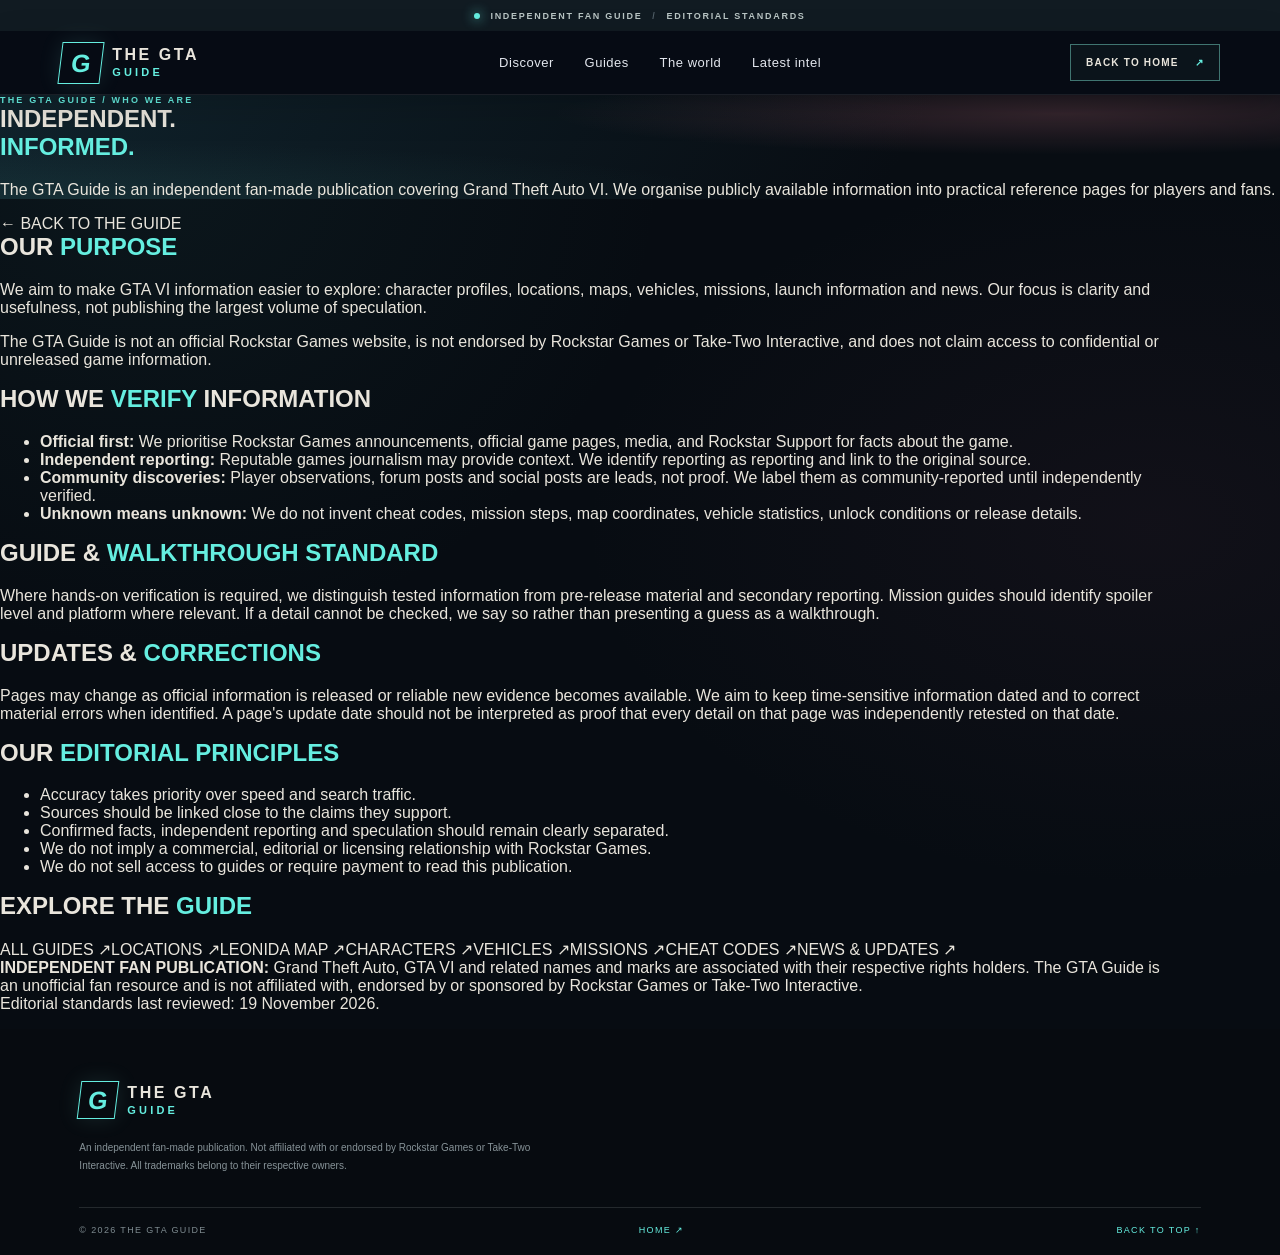
<file: about.html>
<!doctype html>
<html lang="en">
<head>
<meta charset="utf-8"><meta name="viewport" content="width=device-width, initial-scale=1"><meta name="theme-color" content="#080d13">
<meta name="description" content="Learn about The GTA Guide, an independent Grand Theft Auto VI fan publication. Read our editorial standards, source policy, fact-checking approach and correction principles.">
<title>About The GTA Guide: Independent GTA 6 Guide & Editorial Standards</title>
<link rel="canonical" href="https://thegtaguide.fyi/about.html"><meta name="robots" content="index,follow,max-image-preview:large">
<link rel="stylesheet" href="styles.css"><link rel="icon" type="image/svg+xml" href="favicon.svg">
<meta property="og:type" content="website"><meta property="og:site_name" content="The GTA Guide"><meta property="og:title" content="About The GTA Guide — Editorial Standards"><meta property="og:description" content="How our independent GTA VI fan guide researches, verifies and updates its coverage."><meta property="og:url" content="https://thegtaguide.fyi/about.html"><meta name="twitter:card" content="summary">
<script type="application/ld+json">{"@context":"https://schema.org","@type":"AboutPage","name":"About The GTA Guide","url":"https://thegtaguide.fyi/about.html","description":"Editorial standards and sourcing policy for The GTA Guide, an independent Grand Theft Auto VI fan publication.","isPartOf":{"@type":"WebSite","name":"The GTA Guide","url":"https://thegtaguide.fyi/"},"about":{"@type":"Organization","name":"The GTA Guide","url":"https://thegtaguide.fyi/","description":"An independent fan-made Grand Theft Auto VI guide and gaming publication, not affiliated with Rockstar Games or Take-Two Interactive."}}</script>
</head>
<body>
<div class="announcement"><span class="pulse"></span> INDEPENDENT FAN GUIDE <span class="announcement-divider">/</span> EDITORIAL STANDARDS</div>
<header class="site-header"><a class="brand" href="index.html" aria-label="The GTA Guide home"><span class="brand-mark">G</span><span class="brand-copy">THE GTA<span>GUIDE</span></span></a><button class="menu-toggle" aria-label="Toggle menu" aria-expanded="false"><i></i><i></i></button><nav class="main-nav" aria-label="Main navigation"><a href="index.html#discover">Discover</a><a href="guides.html">Guides</a><a href="locations.html">The world</a><a href="news.html">Latest intel</a></nav><a class="header-cta" href="index.html">BACK TO HOME <span>↗</span></a></header>
<main><section class="page-hero"><div class="section-kicker">THE GTA GUIDE / WHO WE ARE</div><h1>INDEPENDENT.<br><em>INFORMED.</em></h1><p>The GTA Guide is an independent fan-made publication covering Grand Theft Auto VI. We organise publicly available information into practical reference pages for players and fans.</p></section>
<article class="article-wrap"><a class="backline" href="index.html">← BACK TO THE GUIDE</a>
<h2>OUR <em>PURPOSE</em></h2><p>We aim to make GTA VI information easier to explore: character profiles, locations, maps, vehicles, missions, launch information and news. Our focus is clarity and usefulness, not publishing the largest volume of speculation.</p><p>The GTA Guide is not an official Rockstar Games website, is not endorsed by Rockstar Games or Take-Two Interactive, and does not claim access to confidential or unreleased game information.</p>
<h2>HOW WE <em>VERIFY</em> INFORMATION</h2><ul><li><strong>Official first:</strong> We prioritise Rockstar Games announcements, official game pages, media, and Rockstar Support for facts about the game.</li><li><strong>Independent reporting:</strong> Reputable games journalism may provide context. We identify reporting as reporting and link to the original source.</li><li><strong>Community discoveries:</strong> Player observations, forum posts and social posts are leads, not proof. We label them as community-reported until independently verified.</li><li><strong>Unknown means unknown:</strong> We do not invent cheat codes, mission steps, map coordinates, vehicle statistics, unlock conditions or release details.</li></ul>
<h2>GUIDE & <em>WALKTHROUGH STANDARD</em></h2><p>Where hands-on verification is required, we distinguish tested information from pre-release material and secondary reporting. Mission guides should identify spoiler level and platform where relevant. If a detail cannot be checked, we say so rather than presenting a guess as a walkthrough.</p>
<h2>UPDATES & <em>CORRECTIONS</em></h2><p>Pages may change as official information is released or reliable new evidence becomes available. We aim to keep time-sensitive information dated and to correct material errors when identified. A page's update date should not be interpreted as proof that every detail on that page was independently retested on that date.</p>
<h2>OUR <em>EDITORIAL PRINCIPLES</em></h2><ul><li>Accuracy takes priority over speed and search traffic.</li><li>Sources should be linked close to the claims they support.</li><li>Confirmed facts, independent reporting and speculation should remain clearly separated.</li><li>We do not imply a commercial, editorial or licensing relationship with Rockstar Games.</li><li>We do not sell access to guides or require payment to read this publication.</li></ul>
<h2>EXPLORE THE <em>GUIDE</em></h2><div class="source-list"><a href="guides.html">ALL GUIDES ↗</a><a href="locations.html">LOCATIONS ↗</a><a href="map.html">LEONIDA MAP ↗</a><a href="characters.html">CHARACTERS ↗</a><a href="vehicles.html">VEHICLES ↗</a><a href="missions.html">MISSIONS ↗</a><a href="cheats.html">CHEAT CODES ↗</a><a href="news.html">NEWS & UPDATES ↗</a></div>
<div class="notice"><strong>INDEPENDENT FAN PUBLICATION:</strong> Grand Theft Auto, GTA VI and related names and marks are associated with their respective rights holders. The GTA Guide is an unofficial fan resource and is not affiliated with, endorsed by or sponsored by Rockstar Games or Take-Two Interactive.</div><p class="editor-note">Editorial standards last reviewed: 19 November 2026.</p></article></main>
<footer class="site-footer"><a class="brand footer-brand" href="index.html"><span class="brand-mark">G</span><span class="brand-copy">THE GTA<span>GUIDE</span></span></a><p>An independent fan-made publication. Not affiliated with or endorsed by Rockstar Games or Take-Two Interactive. All trademarks belong to their respective owners.</p><div class="footer-bottom"><span>© <span id="year"></span> THE GTA GUIDE</span><a href="index.html">HOME ↗</a><a href="#">BACK TO TOP ↑</a></div></footer><script src="app.js"></script></body></html>
</file>
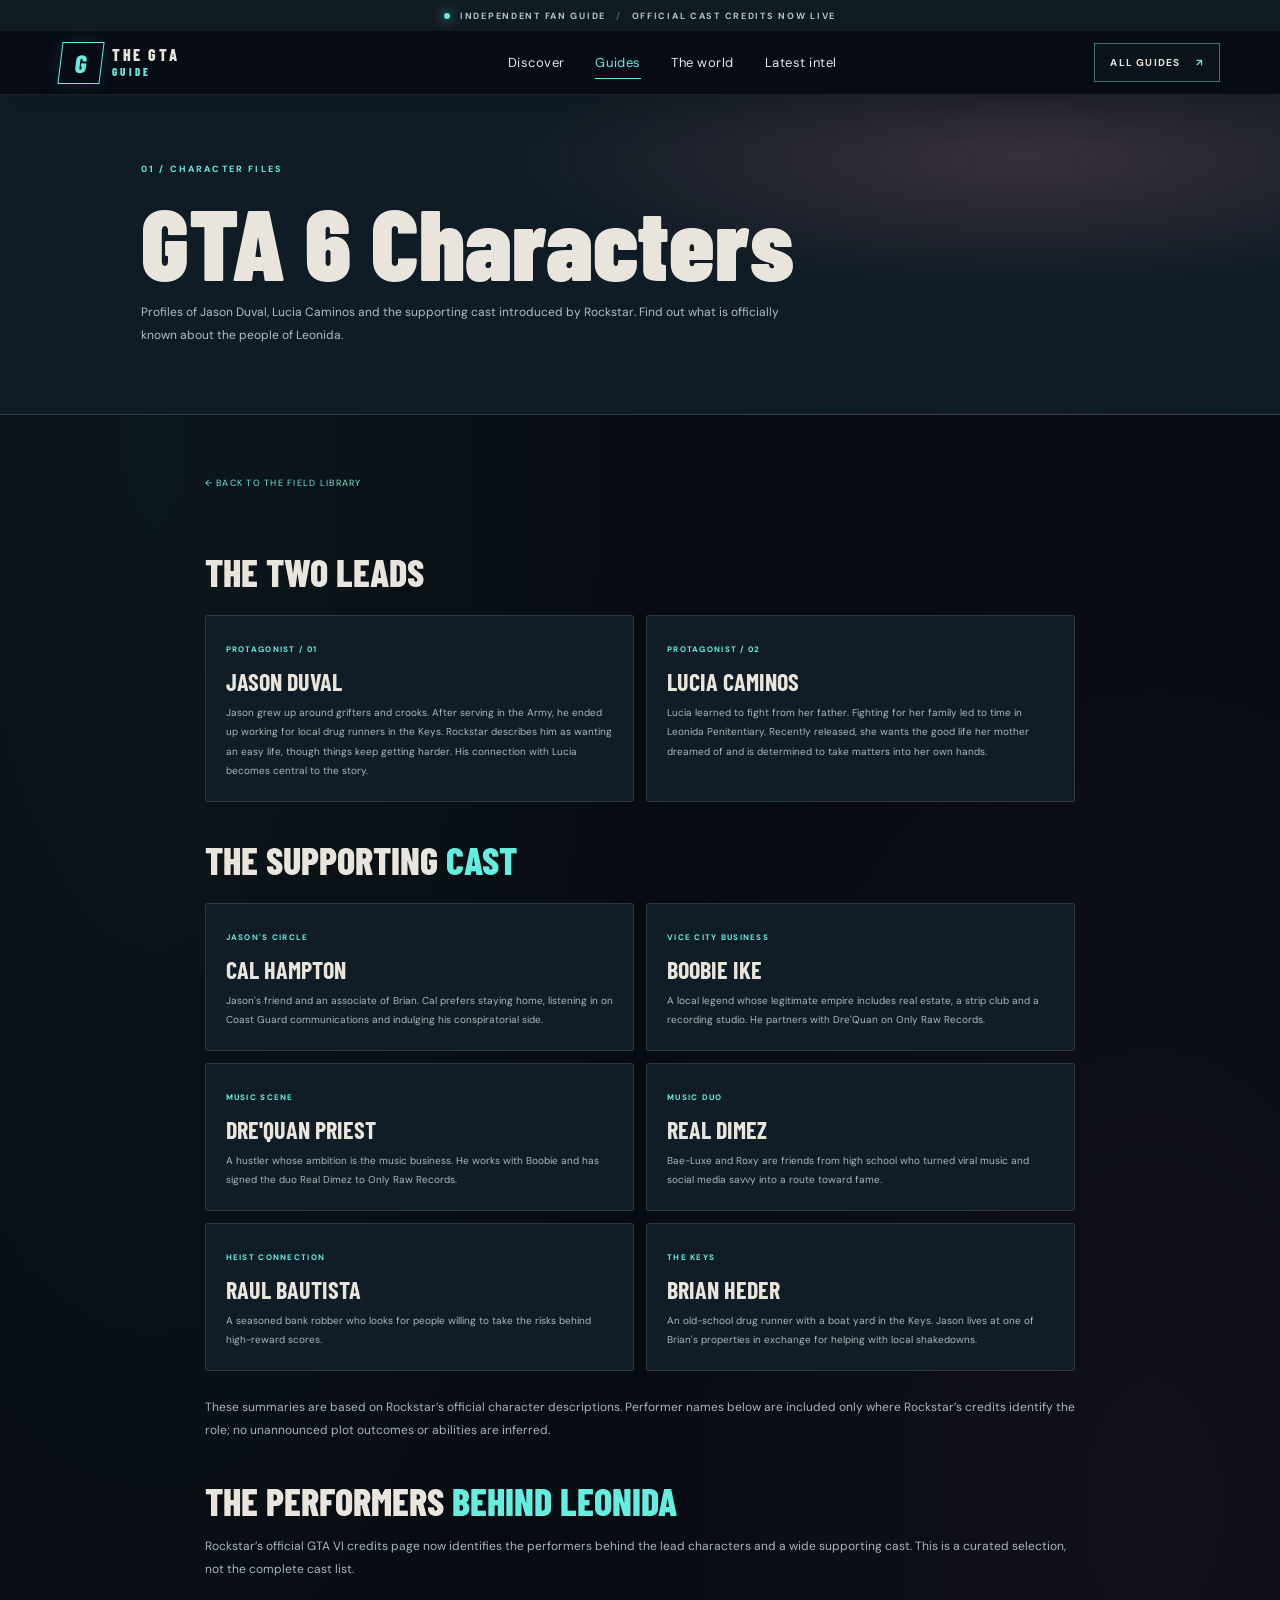
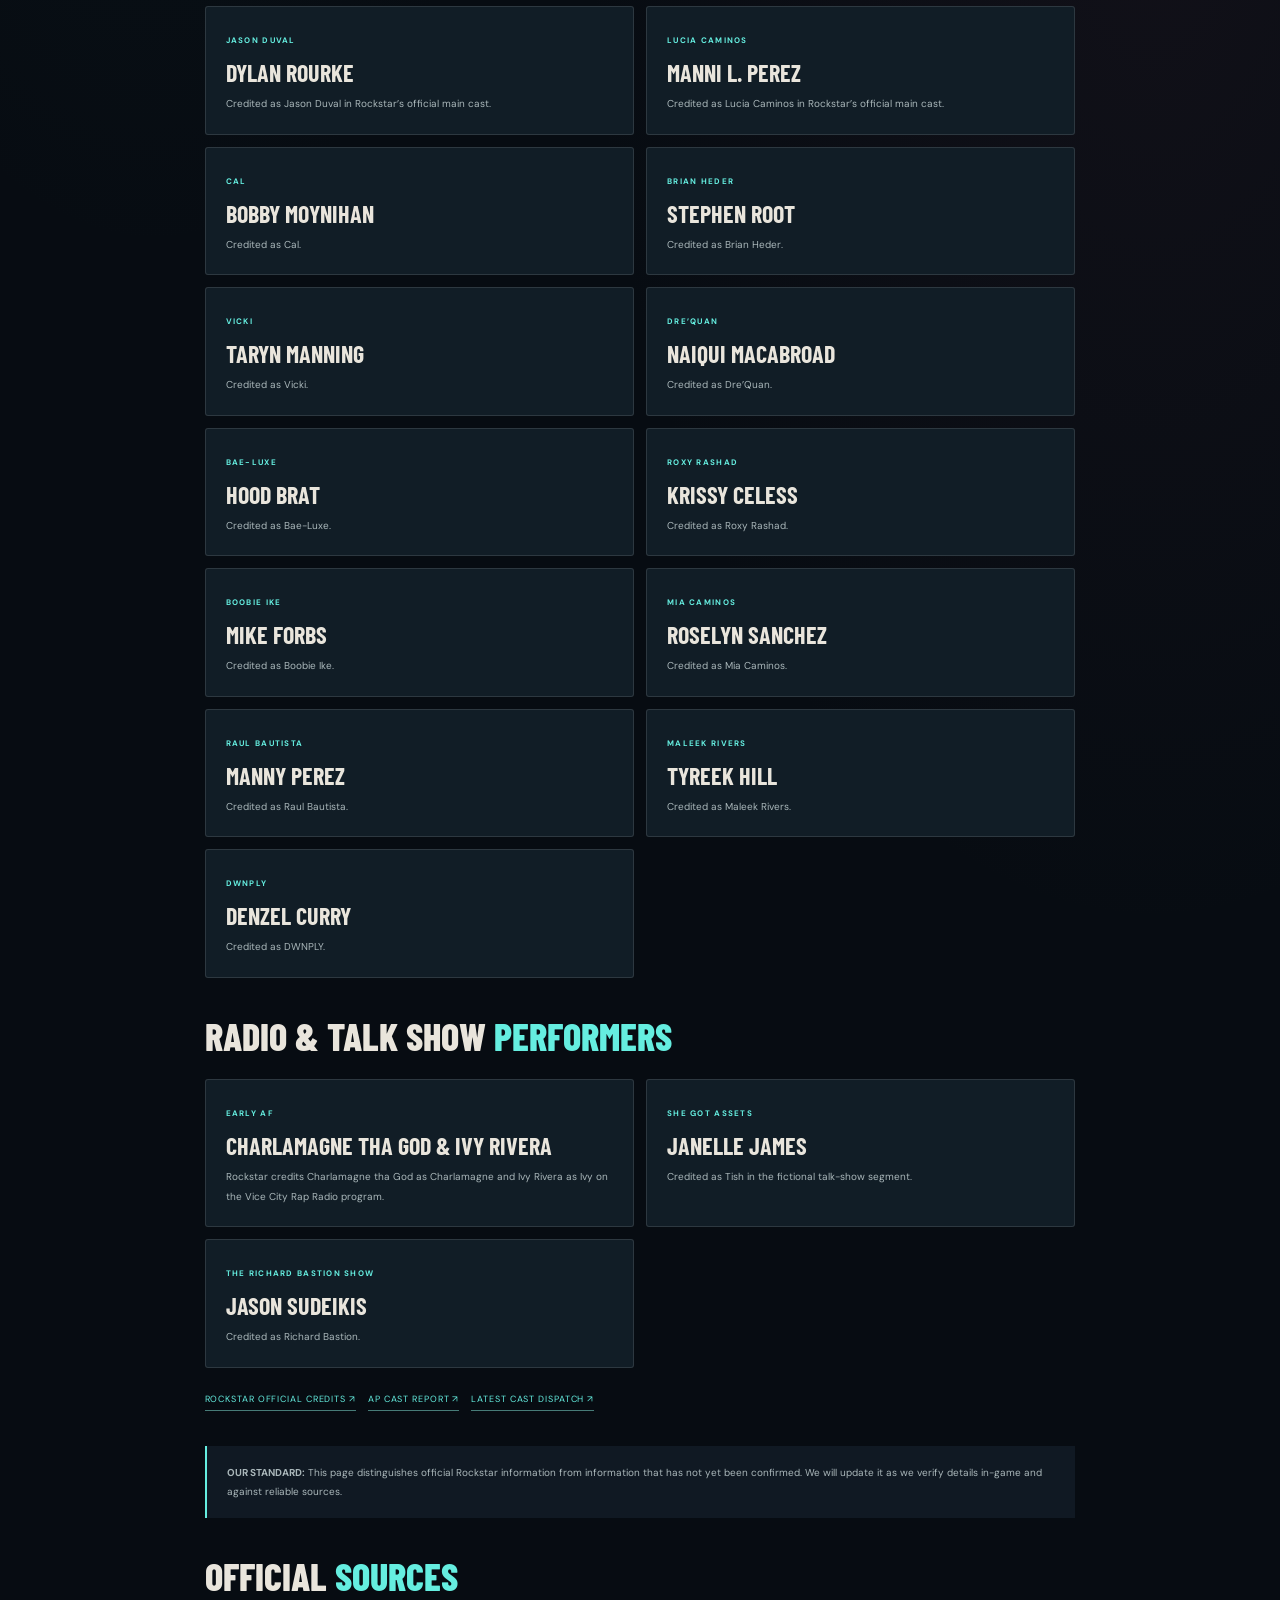
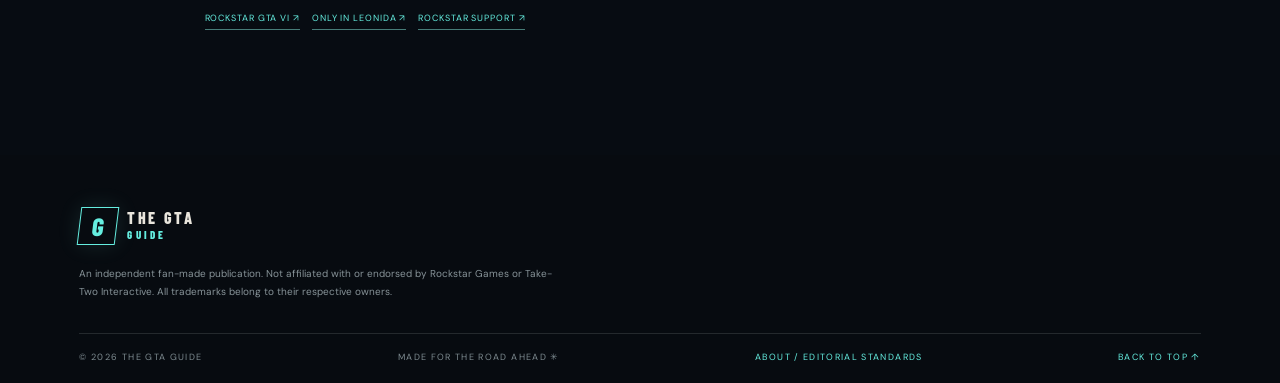
<file: characters.html>
<!doctype html>
<html lang="en"><head><meta charset="utf-8"><meta name="viewport" content="width=device-width,initial-scale=1"><meta name="theme-color" content="#080d13"><meta name="description" content="Profiles of Jason Duval, Lucia Caminos and the GTA VI cast, with performer credits checked against Rockstar’s official credits page."><title>GTA 6 Characters & Cast — The GTA Guide</title><link rel="preconnect" href="https://fonts.googleapis.com"><link rel="preconnect" href="https://fonts.gstatic.com" crossorigin><link href="https://fonts.googleapis.com/css2?family=Barlow+Condensed:wght@500;600;700;800;900&family=DM+Sans:wght@400;500;600;700&display=swap" rel="stylesheet"><link rel="stylesheet" href="styles.css"><style>
.article-hero{padding:68px 11% 55px;background:radial-gradient(ellipse at 80% 20%,rgba(240,138,155,.18),transparent 35%),#101c25;border-bottom:1px solid var(--line)}.article-hero h1{font:900 clamp(58px,8vw,100px)/.85 var(--display);margin:24px 0 17px}.article-hero p{max-width:650px;color:#b1bfc0;font-size:12px;line-height:1.9}.article-wrap{max-width:1050px;margin:auto;padding:55px 7% 90px}.article-wrap h2{font:800 38px/.95 var(--display);margin:40px 0 16px}.article-wrap h2 em{color:var(--cyan);font-style:normal}.article-wrap p,.article-wrap li{color:#aab7ba;font-size:12px;line-height:1.95}.article-wrap ul{padding-left:20px}.data-grid{display:grid;grid-template-columns:repeat(2,1fr);gap:12px;margin:25px 0}.data-card{background:#111d26;border:1px solid var(--line);padding:20px}.data-card small{color:var(--cyan);font-size:8px;letter-spacing:.16em;font-weight:700}.data-card h3{font:700 24px var(--display);margin:10px 0 7px}.data-card p{margin:0;font-size:10px}.notice{padding:17px 20px;background:#101923;border-left:2px solid var(--cyan);color:#aab7ba;font-size:10px;line-height:1.9;margin:25px 0}.source-list{display:flex;flex-wrap:wrap;gap:12px;margin:18px 0 35px}.source-list a{color:var(--cyan);font-size:9px;letter-spacing:.1em;border-bottom:1px solid #477c78;padding-bottom:5px}.backline{display:inline-block;color:var(--cyan);font-size:9px;letter-spacing:.14em;margin-bottom:25px}@media(max-width:620px){.article-hero{padding:55px 7%}.article-wrap{padding:40px 6% 70px}.data-grid{grid-template-columns:1fr}.article-wrap h2{font-size:34px}}
</style>  <link rel="icon" type="image/svg+xml" href="favicon.svg">
  <meta property="og:type" content="website">
  <meta property="og:site_name" content="The GTA Guide">
  <meta property="og:title" content="GTA 6 Characters & Cast — The GTA Guide">
  <meta property="og:description" content="Profiles of Jason Duval, Lucia Caminos and the GTA VI cast, with performer credits checked against Rockstar’s official credits page.">
  <link rel="canonical" href="https://thegtaguide.fyi/characters.html">
  <meta name="robots" content="index,follow,max-image-preview:large">
  <meta name="twitter:card" content="summary_large_image">
  <script type="application/ld+json">{"@context":"https://schema.org","@type":"WebPage","name":"Characters — The GTA Guide","url":"https://thegtaguide.fyi/characters.html","isPartOf":{"@type":"WebSite","name":"The GTA Guide","url":"https://thegtaguide.fyi/"}}</script>
</head><body><div class="announcement"><span class="pulse"></span> INDEPENDENT FAN GUIDE <span class="announcement-divider">/</span> OFFICIAL CAST CREDITS NOW LIVE</div><header class="site-header"><a class="brand" href="index.html"><span class="brand-mark">G</span><span class="brand-copy">THE GTA<span>GUIDE</span></span></a><button class="menu-toggle" aria-label="Toggle menu" aria-expanded="false"><i></i><i></i></button><nav class="main-nav"><a href="index.html#discover">Discover</a><a class="active" href="guides.html">Guides</a><a href="locations.html">The world</a><a href="index.html#intel">Latest intel</a></nav><a class="header-cta" href="guides.html">ALL GUIDES <span>↗</span></a></header><main><section class="article-hero"><div class="section-kicker">01 / CHARACTER FILES</div><h1>GTA 6 Characters</h1><p>Profiles of Jason Duval, Lucia Caminos and the supporting cast introduced by Rockstar. Find out what is officially known about the people of Leonida.</p></section><article class="article-wrap"><a class="backline" href="guides.html">← BACK TO THE FIELD LIBRARY</a>
<h2>THE TWO LEADS</h2><div class="data-grid">
<div class="data-card"><small>PROTAGONIST / 01</small><h3>JASON DUVAL</h3><p>Jason grew up around grifters and crooks. After serving in the Army, he ended up working for local drug runners in the Keys. Rockstar describes him as wanting an easy life, though things keep getting harder. His connection with Lucia becomes central to the story.</p></div>
<div class="data-card"><small>PROTAGONIST / 02</small><h3>LUCIA CAMINOS</h3><p>Lucia learned to fight from her father. Fighting for her family led to time in Leonida Penitentiary. Recently released, she wants the good life her mother dreamed of and is determined to take matters into her own hands.</p></div></div>
<h2>THE SUPPORTING <em>CAST</em></h2><div class="data-grid">
<div class="data-card"><small>JASON'S CIRCLE</small><h3>CAL HAMPTON</h3><p>Jason's friend and an associate of Brian. Cal prefers staying home, listening in on Coast Guard communications and indulging his conspiratorial side.</p></div>
<div class="data-card"><small>VICE CITY BUSINESS</small><h3>BOOBIE IKE</h3><p>A local legend whose legitimate empire includes real estate, a strip club and a recording studio. He partners with Dre'Quan on Only Raw Records.</p></div>
<div class="data-card"><small>MUSIC SCENE</small><h3>DRE'QUAN PRIEST</h3><p>A hustler whose ambition is the music business. He works with Boobie and has signed the duo Real Dimez to Only Raw Records.</p></div>
<div class="data-card"><small>MUSIC DUO</small><h3>REAL DIMEZ</h3><p>Bae-Luxe and Roxy are friends from high school who turned viral music and social media savvy into a route toward fame.</p></div>
<div class="data-card"><small>HEIST CONNECTION</small><h3>RAUL BAUTISTA</h3><p>A seasoned bank robber who looks for people willing to take the risks behind high-reward scores.</p></div>
<div class="data-card"><small>THE KEYS</small><h3>BRIAN HEDER</h3><p>An old-school drug runner with a boat yard in the Keys. Jason lives at one of Brian's properties in exchange for helping with local shakedowns.</p></div></div>
<p>These summaries are based on Rockstar’s official character descriptions. Performer names below are included only where Rockstar’s credits identify the role; no unannounced plot outcomes or abilities are inferred.</p>
<h2 id="cast">THE PERFORMERS <em>BEHIND LEONIDA</em></h2><p>Rockstar’s official GTA VI credits page now identifies the performers behind the lead characters and a wide supporting cast. This is a curated selection, not the complete cast list.</p>
<div class="data-grid">
<div class="data-card"><small>JASON DUVAL</small><h3>DYLAN ROURKE</h3><p>Credited as Jason Duval in Rockstar’s official main cast.</p></div>
<div class="data-card"><small>LUCIA CAMINOS</small><h3>MANNI L. PEREZ</h3><p>Credited as Lucia Caminos in Rockstar’s official main cast.</p></div>
<div class="data-card"><small>CAL</small><h3>BOBBY MOYNIHAN</h3><p>Credited as Cal.</p></div>
<div class="data-card"><small>BRIAN HEDER</small><h3>STEPHEN ROOT</h3><p>Credited as Brian Heder.</p></div>
<div class="data-card"><small>VICKI</small><h3>TARYN MANNING</h3><p>Credited as Vicki.</p></div>
<div class="data-card"><small>DRE’QUAN</small><h3>NAIQUI MACABROAD</h3><p>Credited as Dre’Quan.</p></div>
<div class="data-card"><small>BAE-LUXE</small><h3>HOOD BRAT</h3><p>Credited as Bae-Luxe.</p></div>
<div class="data-card"><small>ROXY RASHAD</small><h3>KRISSY CELESS</h3><p>Credited as Roxy Rashad.</p></div>
<div class="data-card"><small>BOOBIE IKE</small><h3>MIKE FORBS</h3><p>Credited as Boobie Ike.</p></div>
<div class="data-card"><small>MIA CAMINOS</small><h3>ROSELYN SANCHEZ</h3><p>Credited as Mia Caminos.</p></div>
<div class="data-card"><small>RAUL BAUTISTA</small><h3>MANNY PEREZ</h3><p>Credited as Raul Bautista.</p></div>
<div class="data-card"><small>MALEEK RIVERS</small><h3>TYREEK HILL</h3><p>Credited as Maleek Rivers.</p></div>
<div class="data-card"><small>DWNPLY</small><h3>DENZEL CURRY</h3><p>Credited as DWNPLY.</p></div>
</div>
<h2>RADIO & TALK SHOW <em>PERFORMERS</em></h2><div class="data-grid">
<div class="data-card"><small>EARLY AF</small><h3>CHARLAMAGNE THA GOD & IVY RIVERA</h3><p>Rockstar credits Charlamagne tha God as Charlamagne and Ivy Rivera as Ivy on the Vice City Rap Radio program.</p></div>
<div class="data-card"><small>SHE GOT ASSETS</small><h3>JANELLE JAMES</h3><p>Credited as Tish in the fictional talk-show segment.</p></div>
<div class="data-card"><small>THE RICHARD BASTION SHOW</small><h3>JASON SUDEIKIS</h3><p>Credited as Richard Bastion.</p></div>
</div>
<div class="source-list"><a href="https://www.rockstargames.com/VI/credits" target="_blank" rel="noopener">ROCKSTAR OFFICIAL CREDITS ↗</a><a href="https://apnews.com/article/grand-theft-auto-6-actors-0ef831c452fe3a3fd4909ea7069ec118" target="_blank" rel="noopener">AP CAST REPORT ↗</a><a href="news.html#credits">LATEST CAST DISPATCH ↗</a></div><div class="notice"><strong>OUR STANDARD:</strong> This page distinguishes official Rockstar information from information that has not yet been confirmed. We will update it as we verify details in-game and against reliable sources.</div><h2>OFFICIAL <em>SOURCES</em></h2><div class="source-list"><a href="https://www.rockstargames.com/VI" target="_blank" rel="noopener">ROCKSTAR GTA VI ↗</a><a href="https://www.rockstargames.com/VI/only-in-leonida" target="_blank" rel="noopener">ONLY IN LEONIDA ↗</a><a href="https://support.rockstargames.com/" target="_blank" rel="noopener">ROCKSTAR SUPPORT ↗</a></div></article></main><footer class="site-footer"><a class="brand footer-brand" href="index.html"><span class="brand-mark">G</span><span class="brand-copy">THE GTA<span>GUIDE</span></span></a><p>An independent fan-made publication. Not affiliated with or endorsed by Rockstar Games or Take-Two Interactive. All trademarks belong to their respective owners.</p><div class="footer-bottom"><span>© <span id="year"></span> THE GTA GUIDE</span><span>MADE FOR THE ROAD AHEAD ✳</span><a href="about.html">ABOUT / EDITORIAL STANDARDS</a><a href="#">BACK TO TOP ↑</a></div></footer><script src="app.js"></script></body></html>
</file>
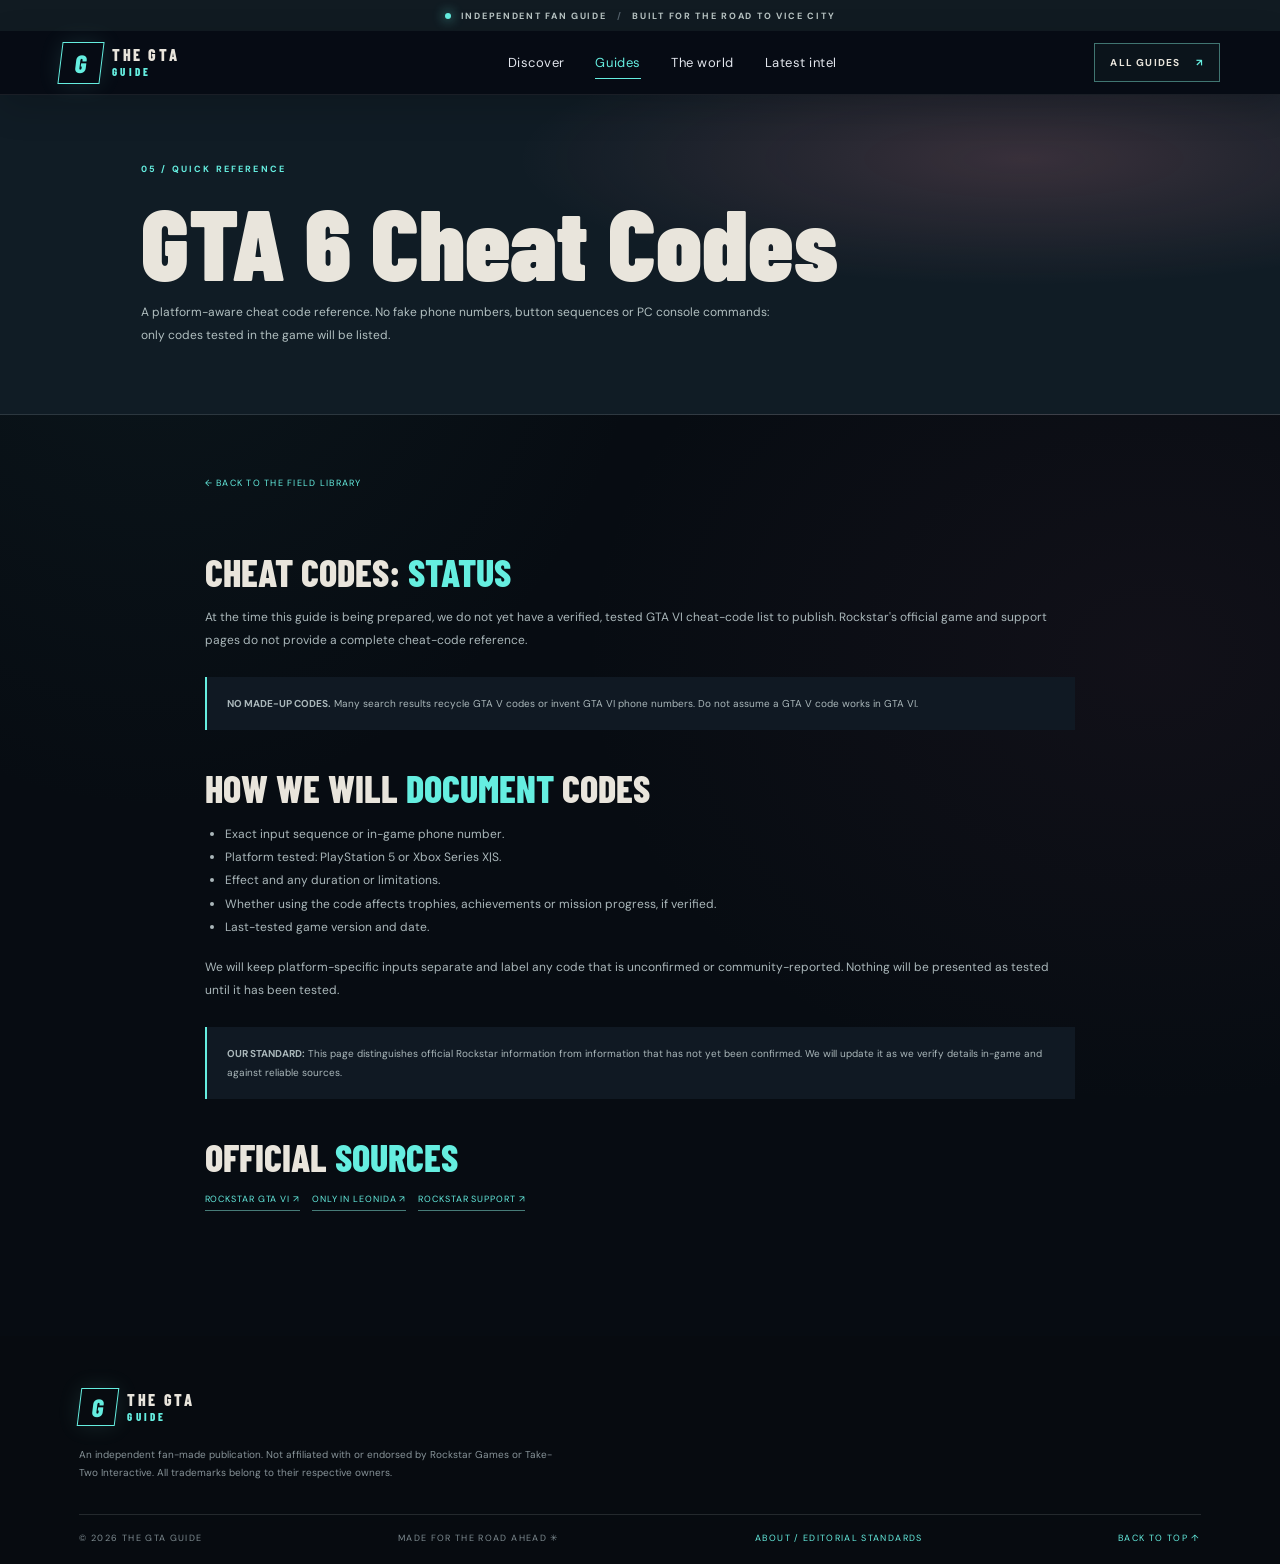
<file: cheats.html>
<!doctype html>
<html lang="en"><head><meta charset="utf-8"><meta name="viewport" content="width=device-width,initial-scale=1"><meta name="theme-color" content="#080d13"><meta name="description" content="A platform-aware cheat code reference. No fake phone numbers, button sequences or PC console commands: only codes tested in the game will be listed."><title>GTA 6 Cheat Codes — The GTA Guide</title><link rel="preconnect" href="https://fonts.googleapis.com"><link rel="preconnect" href="https://fonts.gstatic.com" crossorigin><link href="https://fonts.googleapis.com/css2?family=Barlow+Condensed:wght@500;600;700;800;900&family=DM+Sans:wght@400;500;600;700&display=swap" rel="stylesheet"><link rel="stylesheet" href="styles.css"><style>
.article-hero{padding:68px 11% 55px;background:radial-gradient(ellipse at 80% 20%,rgba(240,138,155,.18),transparent 35%),#101c25;border-bottom:1px solid var(--line)}.article-hero h1{font:900 clamp(58px,8vw,100px)/.85 var(--display);margin:24px 0 17px}.article-hero p{max-width:650px;color:#b1bfc0;font-size:12px;line-height:1.9}.article-wrap{max-width:1050px;margin:auto;padding:55px 7% 90px}.article-wrap h2{font:800 38px/.95 var(--display);margin:40px 0 16px}.article-wrap h2 em{color:var(--cyan);font-style:normal}.article-wrap p,.article-wrap li{color:#aab7ba;font-size:12px;line-height:1.95}.article-wrap ul{padding-left:20px}.data-grid{display:grid;grid-template-columns:repeat(2,1fr);gap:12px;margin:25px 0}.data-card{background:#111d26;border:1px solid var(--line);padding:20px}.data-card small{color:var(--cyan);font-size:8px;letter-spacing:.16em;font-weight:700}.data-card h3{font:700 24px var(--display);margin:10px 0 7px}.data-card p{margin:0;font-size:10px}.notice{padding:17px 20px;background:#101923;border-left:2px solid var(--cyan);color:#aab7ba;font-size:10px;line-height:1.9;margin:25px 0}.source-list{display:flex;flex-wrap:wrap;gap:12px;margin:18px 0 35px}.source-list a{color:var(--cyan);font-size:9px;letter-spacing:.1em;border-bottom:1px solid #477c78;padding-bottom:5px}.backline{display:inline-block;color:var(--cyan);font-size:9px;letter-spacing:.14em;margin-bottom:25px}@media(max-width:620px){.article-hero{padding:55px 7%}.article-wrap{padding:40px 6% 70px}.data-grid{grid-template-columns:1fr}.article-wrap h2{font-size:34px}}
</style>  <link rel="icon" type="image/svg+xml" href="favicon.svg">
  <meta property="og:type" content="website">
  <meta property="og:site_name" content="The GTA Guide">
  <meta property="og:title" content="GTA 6 Cheat Codes — The GTA Guide">
  <meta property="og:description" content="A platform-aware cheat code reference. No fake phone numbers, button sequences or PC console commands: only codes tested in the game will be listed.">
  <link rel="canonical" href="https://thegtaguide.fyi/cheats.html">
  <meta name="robots" content="index,follow,max-image-preview:large">
  <meta name="twitter:card" content="summary_large_image">
  <script type="application/ld+json">{"@context":"https://schema.org","@type":"WebPage","name":"Cheats — The GTA Guide","url":"https://thegtaguide.fyi/cheats.html","isPartOf":{"@type":"WebSite","name":"The GTA Guide","url":"https://thegtaguide.fyi/"}}</script>
</head><body><div class="announcement"><span class="pulse"></span> INDEPENDENT FAN GUIDE <span class="announcement-divider">/</span> BUILT FOR THE ROAD TO VICE CITY</div><header class="site-header"><a class="brand" href="index.html"><span class="brand-mark">G</span><span class="brand-copy">THE GTA<span>GUIDE</span></span></a><button class="menu-toggle" aria-label="Toggle menu" aria-expanded="false"><i></i><i></i></button><nav class="main-nav"><a href="index.html#discover">Discover</a><a class="active" href="guides.html">Guides</a><a href="locations.html">The world</a><a href="index.html#intel">Latest intel</a></nav><a class="header-cta" href="guides.html">ALL GUIDES <span>↗</span></a></header><main><section class="article-hero"><div class="section-kicker">05 / QUICK REFERENCE</div><h1>GTA 6 Cheat Codes</h1><p>A platform-aware cheat code reference. No fake phone numbers, button sequences or PC console commands: only codes tested in the game will be listed.</p></section><article class="article-wrap"><a class="backline" href="guides.html">← BACK TO THE FIELD LIBRARY</a>
<h2>CHEAT CODES: <em>STATUS</em></h2><p>At the time this guide is being prepared, we do not yet have a verified, tested GTA VI cheat-code list to publish. Rockstar's official game and support pages do not provide a complete cheat-code reference.</p>
<div class="notice"><strong>NO MADE-UP CODES.</strong> Many search results recycle GTA V codes or invent GTA VI phone numbers. Do not assume a GTA V code works in GTA VI.</div>
<h2>HOW WE WILL <em>DOCUMENT</em> CODES</h2><ul><li>Exact input sequence or in-game phone number.</li><li>Platform tested: PlayStation 5 or Xbox Series X|S.</li><li>Effect and any duration or limitations.</li><li>Whether using the code affects trophies, achievements or mission progress, if verified.</li><li>Last-tested game version and date.</li></ul><p>We will keep platform-specific inputs separate and label any code that is unconfirmed or community-reported. Nothing will be presented as tested until it has been tested.</p><div class="notice"><strong>OUR STANDARD:</strong> This page distinguishes official Rockstar information from information that has not yet been confirmed. We will update it as we verify details in-game and against reliable sources.</div><h2>OFFICIAL <em>SOURCES</em></h2><div class="source-list"><a href="https://www.rockstargames.com/VI" target="_blank" rel="noopener">ROCKSTAR GTA VI ↗</a><a href="https://www.rockstargames.com/VI/only-in-leonida" target="_blank" rel="noopener">ONLY IN LEONIDA ↗</a><a href="https://support.rockstargames.com/" target="_blank" rel="noopener">ROCKSTAR SUPPORT ↗</a></div></article></main><footer class="site-footer"><a class="brand footer-brand" href="index.html"><span class="brand-mark">G</span><span class="brand-copy">THE GTA<span>GUIDE</span></span></a><p>An independent fan-made publication. Not affiliated with or endorsed by Rockstar Games or Take-Two Interactive. All trademarks belong to their respective owners.</p><div class="footer-bottom"><span>© <span id="year"></span> THE GTA GUIDE</span><span>MADE FOR THE ROAD AHEAD ✳</span><a href="about.html">ABOUT / EDITORIAL STANDARDS</a><a href="#">BACK TO TOP ↑</a></div></footer><script src="app.js"></script></body></html>
</file>
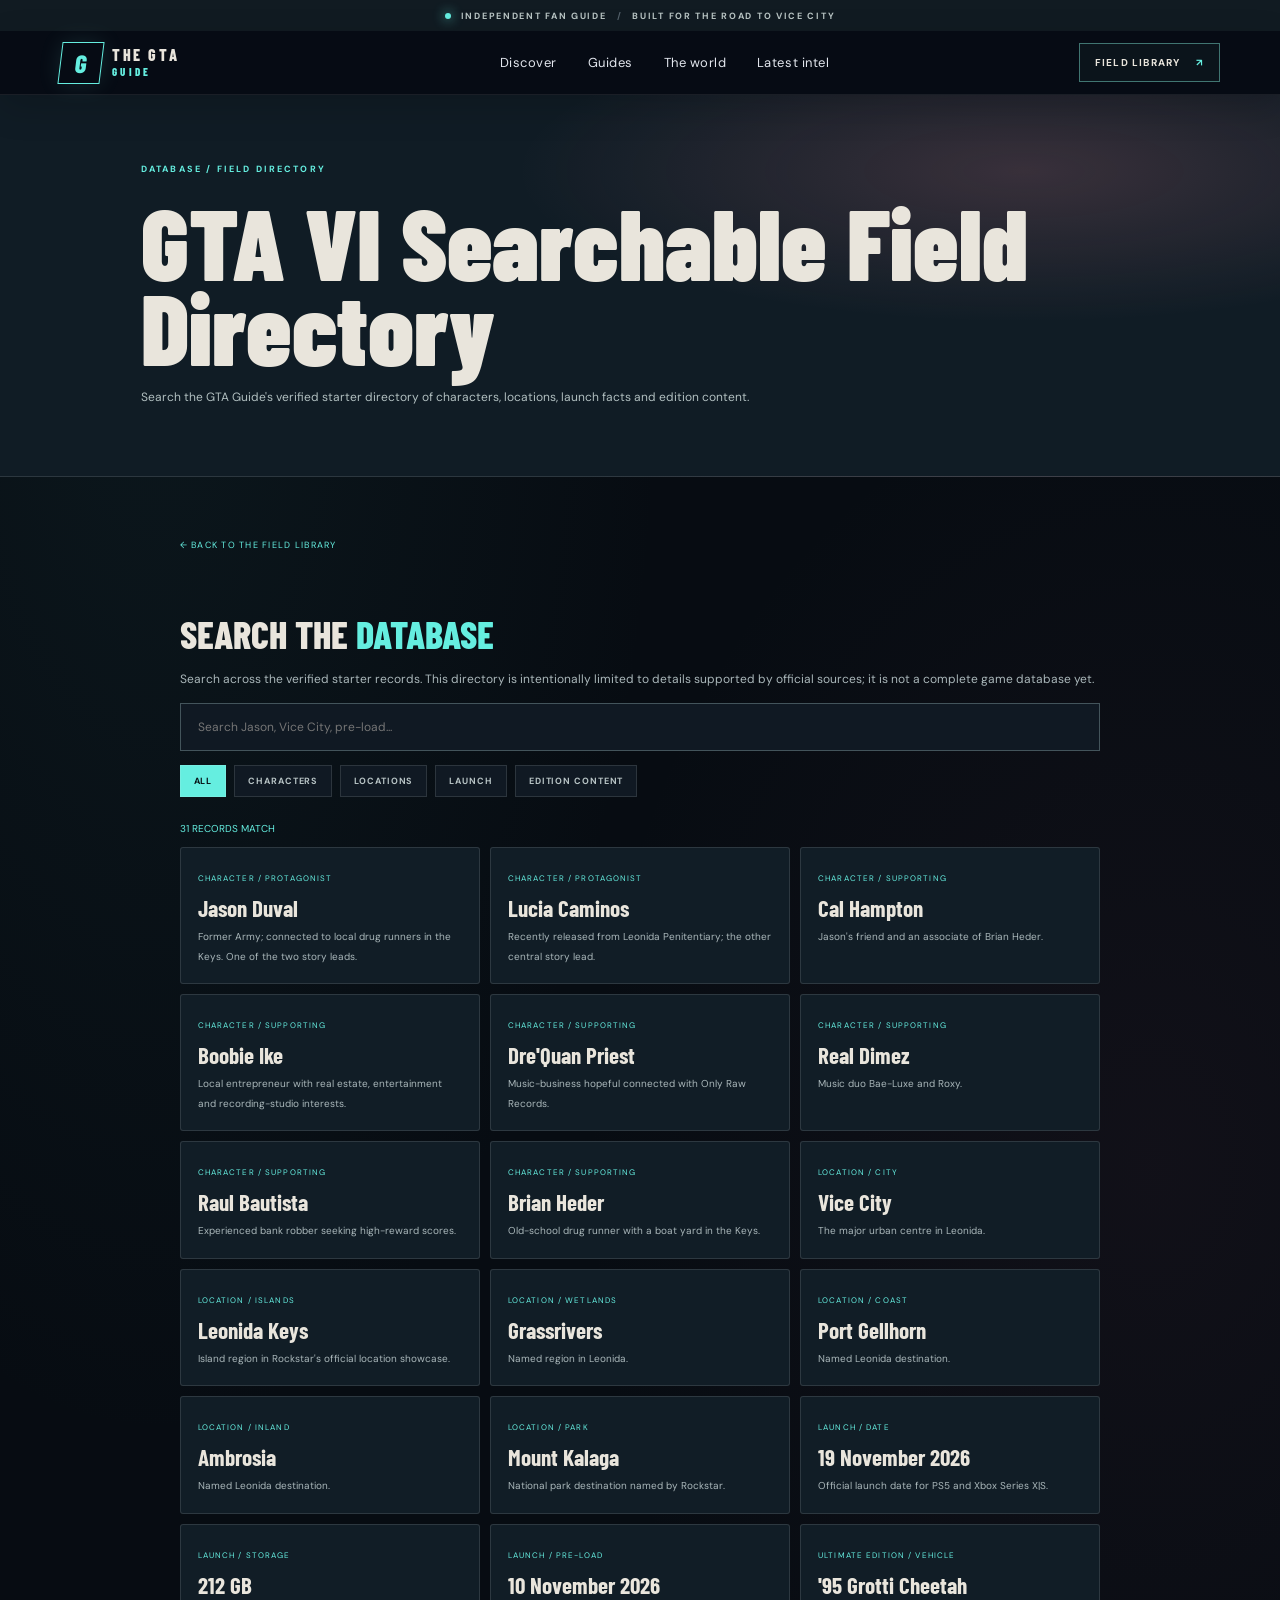
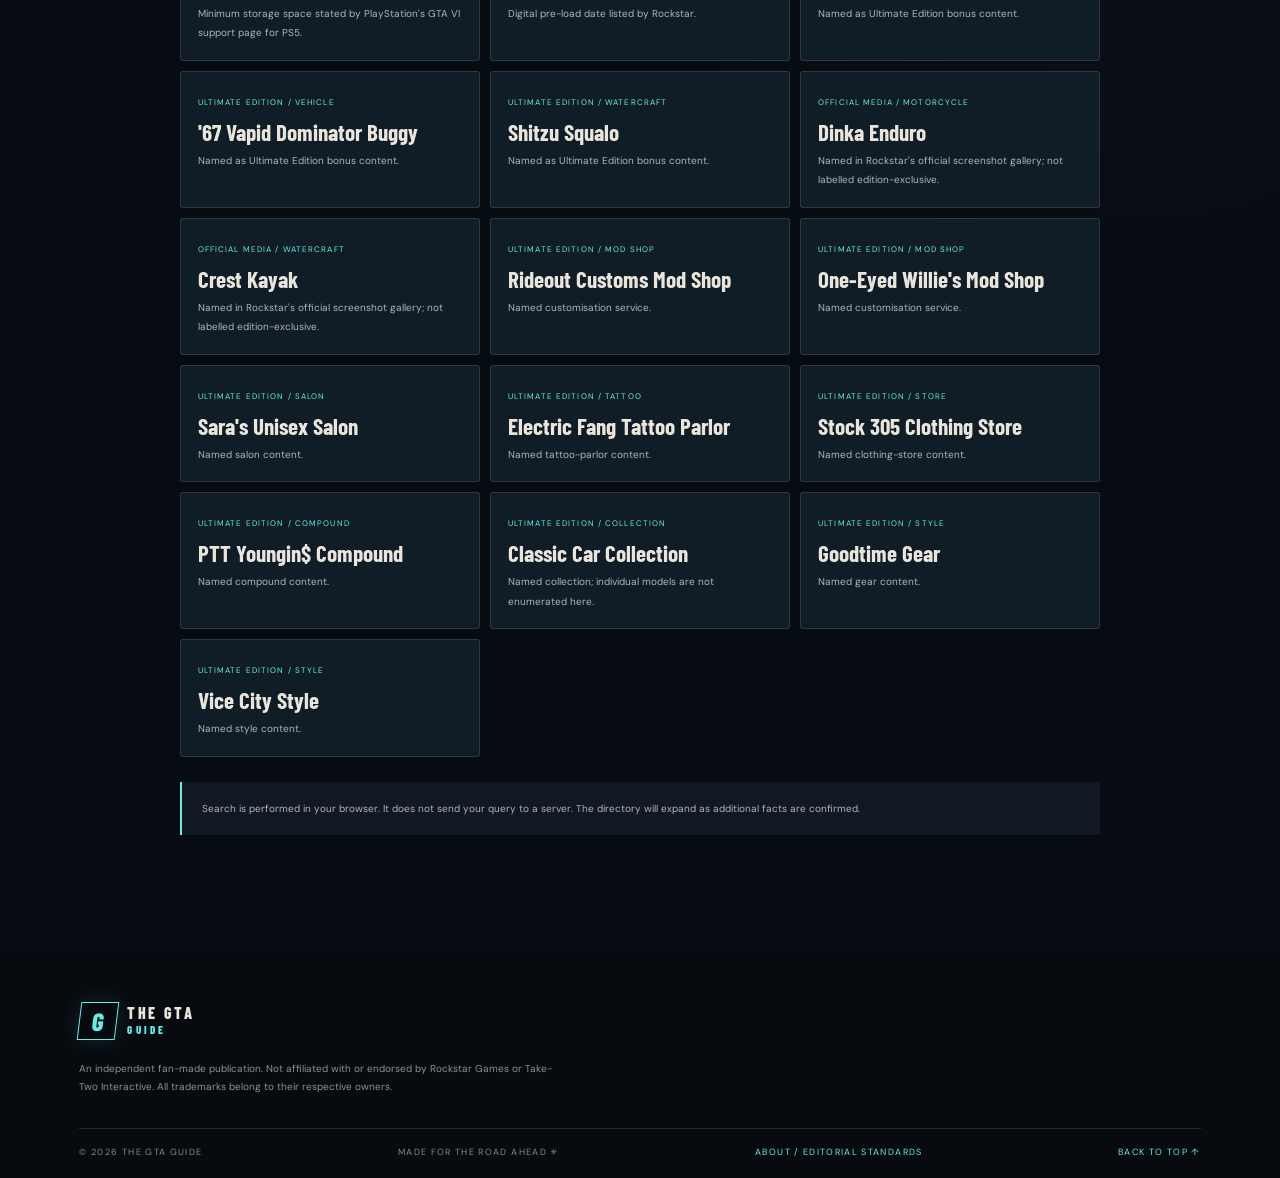
<file: directory.html>
<!doctype html><html lang="en"><head><meta charset="utf-8"><meta name="viewport" content="width=device-width,initial-scale=1"><meta name="theme-color" content="#080d13"><meta name="description" content="Search the GTA Guide's verified starter directory of characters, locations, launch facts and edition content."><link rel="canonical" href="https://thegtaguide.fyi/directory.html"><title>GTA VI Searchable Field Directory — The GTA Guide</title><link rel="preconnect" href="https://fonts.googleapis.com"><link rel="preconnect" href="https://fonts.gstatic.com" crossorigin><link href="https://fonts.googleapis.com/css2?family=Barlow+Condensed:wght@500;600;700;800;900&family=DM+Sans:wght@400;500;600;700&display=swap" rel="stylesheet"><link rel="stylesheet" href="styles.css"><style>
.article-hero{padding:68px 11% 55px;background:radial-gradient(ellipse at 80% 20%,rgba(240,138,155,.18),transparent 35%),#101c25;border-bottom:1px solid var(--line)}.article-hero h1{font:900 clamp(58px,8vw,100px)/.85 var(--display);margin:24px 0 17px}.article-hero p{max-width:650px;color:#b1bfc0;font-size:12px;line-height:1.9}.article-wrap{max-width:1100px;margin:auto;padding:55px 7% 90px}.article-wrap h2{font:800 38px/.95 var(--display);margin:40px 0 16px}.article-wrap h2 em{color:var(--cyan);font-style:normal}.article-wrap p,.article-wrap li{color:#aab7ba;font-size:12px;line-height:1.95}.backline{display:inline-block;color:var(--cyan);font-size:9px;letter-spacing:.14em;margin-bottom:25px}.notice{padding:17px 20px;background:#101923;border-left:2px solid var(--cyan);color:#aab7ba;font-size:10px;line-height:1.9;margin:25px 0}.source-list{display:flex;flex-wrap:wrap;gap:12px;margin:18px 0 35px}.source-list a{color:var(--cyan);font-size:9px;letter-spacing:.1em;border-bottom:1px solid #477c78;padding-bottom:5px}.tiles{display:grid;grid-template-columns:repeat(3,1fr);gap:12px}.tile{background:#111d26;border:1px solid var(--line);padding:21px}.tile small{font-size:8px;letter-spacing:.15em;color:var(--cyan)}.tile h3{font:700 25px var(--display);margin:9px 0}.tile p{font-size:10px;margin:0}.map-layout{display:grid;grid-template-columns:1.15fr .85fr;gap:16px}.schematic{min-height:430px;position:relative;overflow:hidden;border:1px solid var(--line);background:radial-gradient(ellipse at 50% 50%,#2e5b57,#142b32 65%,#0b151c)}.schematic:before{content:"";position:absolute;inset:0;background:linear-gradient(rgba(119,226,210,.12) 1px,transparent 1px),linear-gradient(90deg,rgba(119,226,210,.12) 1px,transparent 1px);background-size:32px 32px;transform:rotate(-12deg) scale(1.3)}.land{position:absolute;border:1px solid rgba(173,231,208,.5);background:rgba(185,219,180,.12);border-radius:45% 55% 37% 63%;display:grid;place-items:center;text-align:center;font:700 18px var(--display);color:#e8e8d6;padding:12px}.land span{display:block;font:8px var(--body);letter-spacing:.1em}.l1{width:45%;height:34%;left:28%;top:12%;transform:rotate(12deg)}.l2{width:23%;height:17%;left:9%;top:48%;transform:rotate(-22deg)}.l3{width:25%;height:18%;right:8%;top:49%;transform:rotate(14deg)}.l4{width:22%;height:16%;left:39%;bottom:9%;transform:rotate(-8deg)}.map-side{display:grid;gap:9px}.region{background:#111d26;border:1px solid var(--line);padding:14px}.region strong{font:700 22px var(--display);display:block}.region small{color:var(--cyan);font-size:8px;letter-spacing:.13em}.region p{font-size:10px;margin:6px 0 0}.searchbar{width:100%;background:#101923;color:var(--paper);border:1px solid #43545b;padding:15px 17px;font:12px var(--body);outline:none}.searchbar:focus{border-color:var(--cyan)}.filter-row{display:flex;flex-wrap:wrap;gap:8px;margin:14px 0 25px}.filter-row button{background:#101923;color:#b7c3c4;border:1px solid var(--line);padding:9px 13px;font:700 9px var(--body);letter-spacing:.1em;cursor:pointer}.filter-row button.active{background:var(--cyan);color:#081216}.directory{display:grid;grid-template-columns:repeat(3,1fr);gap:10px}.entry{background:#111d26;border:1px solid var(--line);padding:17px}.entry[hidden]{display:none}.entry small{color:var(--cyan);font-size:8px;letter-spacing:.14em}.entry h3{font:700 23px var(--display);margin:8px 0 5px}.entry p{font-size:10px;margin:0}.checklist{display:grid;grid-template-columns:repeat(2,1fr);gap:9px}.check{display:flex;gap:11px;align-items:flex-start;padding:13px;background:#111d26;border:1px solid var(--line);color:#b5c1c2;font-size:11px;line-height:1.6}.check input{accent-color:#77e2d2;margin-top:3px}.progress{font-size:10px;color:var(--cyan);margin:12px 0}.dispatch{padding:23px 0;border-bottom:1px solid var(--line);display:grid;grid-template-columns:125px 1fr;gap:20px}.dispatch time{color:var(--cyan);font-size:9px;letter-spacing:.13em}.dispatch h3{font:700 26px var(--display);margin:0 0 7px}.dispatch p{margin:0}.dispatch a{color:var(--cyan);font-size:9px}
@media(max-width:700px){.article-hero{padding:55px 7%}.article-wrap{padding:40px 6% 70px}.tiles,.directory{grid-template-columns:1fr}.map-layout{grid-template-columns:1fr}.schematic{min-height:350px}.checklist{grid-template-columns:1fr}.dispatch{grid-template-columns:1fr;gap:6px}}
</style>  <link rel="icon" type="image/svg+xml" href="favicon.svg">
  <meta property="og:type" content="website">
  <meta property="og:site_name" content="The GTA Guide">
  <meta property="og:title" content="GTA VI Searchable Field Directory — The GTA Guide">
<meta name="robots" content="index,follow,max-image-preview:large">  <script type="application/ld+json">{"@context":"https://schema.org","@type":"CollectionPage","name":"GTA VI Searchable Field Directory","url":"https://thegtaguide.fyi/directory.html","description":"A searchable directory of GTA VI characters, locations, launch facts and edition content.","isPartOf":{"@type":"WebSite","name":"The GTA Guide","url":"https://thegtaguide.fyi/"},"about":{"@type":"VideoGame","name":"Grand Theft Auto VI","url":"https://www.rockstargames.com/VI"}}</script>
</head><body><div class="announcement"><span class="pulse"></span> INDEPENDENT FAN GUIDE <span class="announcement-divider">/</span> BUILT FOR THE ROAD TO VICE CITY</div><header class="site-header"><a class="brand" href="index.html"><span class="brand-mark">G</span><span class="brand-copy">THE GTA<span>GUIDE</span></span></a><button class="menu-toggle" aria-label="Toggle menu" aria-expanded="false"><i></i><i></i></button><nav class="main-nav"><a href="index.html#discover">Discover</a><a href="guides.html">Guides</a><a href="map.html">The world</a><a href="news.html">Latest intel</a></nav><a class="header-cta" href="guides.html">FIELD LIBRARY <span>↗</span></a></header><main><section class="article-hero"><div class="section-kicker">DATABASE / FIELD DIRECTORY</div><h1>GTA VI Searchable Field Directory</h1><p>Search the GTA Guide's verified starter directory of characters, locations, launch facts and edition content.</p></section><article class="article-wrap"><a class="backline" href="guides.html">← BACK TO THE FIELD LIBRARY</a>
<h2>SEARCH THE <em>DATABASE</em></h2><p>Search across the verified starter records. This directory is intentionally limited to details supported by official sources; it is not a complete game database yet.</p>
<input id="db-search" class="searchbar" type="search" placeholder="Search Jason, Vice City, pre-load..." aria-label="Search database"><div class="filter-row" role="group" aria-label="Filter records"><button class="active" data-filter="all">ALL</button><button data-filter="character">CHARACTERS</button><button data-filter="location">LOCATIONS</button><button data-filter="launch">LAUNCH</button><button data-filter="edition">EDITION CONTENT</button></div><div id="db-count" class="progress" aria-live="polite"></div>
<div class="directory" id="directory">
<div class="entry" data-type="character"><small>CHARACTER / PROTAGONIST</small><h3>Jason Duval</h3><p>Former Army; connected to local drug runners in the Keys. One of the two story leads.</p></div>
<div class="entry" data-type="character"><small>CHARACTER / PROTAGONIST</small><h3>Lucia Caminos</h3><p>Recently released from Leonida Penitentiary; the other central story lead.</p></div>
<div class="entry" data-type="character"><small>CHARACTER / SUPPORTING</small><h3>Cal Hampton</h3><p>Jason's friend and an associate of Brian Heder.</p></div>
<div class="entry" data-type="character"><small>CHARACTER / SUPPORTING</small><h3>Boobie Ike</h3><p>Local entrepreneur with real estate, entertainment and recording-studio interests.</p></div>
<div class="entry" data-type="character"><small>CHARACTER / SUPPORTING</small><h3>Dre'Quan Priest</h3><p>Music-business hopeful connected with Only Raw Records.</p></div>
<div class="entry" data-type="character"><small>CHARACTER / SUPPORTING</small><h3>Real Dimez</h3><p>Music duo Bae-Luxe and Roxy.</p></div>
<div class="entry" data-type="character"><small>CHARACTER / SUPPORTING</small><h3>Raul Bautista</h3><p>Experienced bank robber seeking high-reward scores.</p></div>
<div class="entry" data-type="character"><small>CHARACTER / SUPPORTING</small><h3>Brian Heder</h3><p>Old-school drug runner with a boat yard in the Keys.</p></div>
<div class="entry" data-type="location"><small>LOCATION / CITY</small><h3>Vice City</h3><p>The major urban centre in Leonida.</p></div>
<div class="entry" data-type="location"><small>LOCATION / ISLANDS</small><h3>Leonida Keys</h3><p>Island region in Rockstar's official location showcase.</p></div>
<div class="entry" data-type="location"><small>LOCATION / WETLANDS</small><h3>Grassrivers</h3><p>Named region in Leonida.</p></div>
<div class="entry" data-type="location"><small>LOCATION / COAST</small><h3>Port Gellhorn</h3><p>Named Leonida destination.</p></div>
<div class="entry" data-type="location"><small>LOCATION / INLAND</small><h3>Ambrosia</h3><p>Named Leonida destination.</p></div>
<div class="entry" data-type="location"><small>LOCATION / PARK</small><h3>Mount Kalaga</h3><p>National park destination named by Rockstar.</p></div>
<div class="entry" data-type="launch"><small>LAUNCH / DATE</small><h3>19 November 2026</h3><p>Official launch date for PS5 and Xbox Series X|S.</p></div>
<div class="entry" data-type="launch"><small>LAUNCH / STORAGE</small><h3>212 GB</h3><p>Minimum storage space stated by PlayStation's GTA VI support page for PS5.</p></div>
<div class="entry" data-type="launch"><small>LAUNCH / PRE-LOAD</small><h3>10 November 2026</h3><p>Digital pre-load date listed by Rockstar.</p></div>
<div class="entry" data-type="edition"><small>ULTIMATE EDITION / VEHICLE</small><h3>'95 Grotti Cheetah</h3><p>Named as Ultimate Edition bonus content.</p></div>
<div class="entry" data-type="edition"><small>ULTIMATE EDITION / VEHICLE</small><h3>'67 Vapid Dominator Buggy</h3><p>Named as Ultimate Edition bonus content.</p></div>
<div class="entry" data-type="edition"><small>ULTIMATE EDITION / WATERCRAFT</small><h3>Shitzu Squalo</h3><p>Named as Ultimate Edition bonus content.</p></div>
<div class="entry" data-type="edition"><small>OFFICIAL MEDIA / MOTORCYCLE</small><h3>Dinka Enduro</h3><p>Named in Rockstar's official screenshot gallery; not labelled edition-exclusive.</p></div>
<div class="entry" data-type="edition"><small>OFFICIAL MEDIA / WATERCRAFT</small><h3>Crest Kayak</h3><p>Named in Rockstar's official screenshot gallery; not labelled edition-exclusive.</p></div>
<div class="entry" data-type="edition"><small>ULTIMATE EDITION / MOD SHOP</small><h3>Rideout Customs Mod Shop</h3><p>Named customisation service.</p></div>
<div class="entry" data-type="edition"><small>ULTIMATE EDITION / MOD SHOP</small><h3>One-Eyed Willie's Mod Shop</h3><p>Named customisation service.</p></div>
<div class="entry" data-type="edition"><small>ULTIMATE EDITION / SALON</small><h3>Sara's Unisex Salon</h3><p>Named salon content.</p></div>
<div class="entry" data-type="edition"><small>ULTIMATE EDITION / TATTOO</small><h3>Electric Fang Tattoo Parlor</h3><p>Named tattoo-parlor content.</p></div>
<div class="entry" data-type="edition"><small>ULTIMATE EDITION / STORE</small><h3>Stock 305 Clothing Store</h3><p>Named clothing-store content.</p></div>
<div class="entry" data-type="edition"><small>ULTIMATE EDITION / COMPOUND</small><h3>PTT Youngin$ Compound</h3><p>Named compound content.</p></div>
<div class="entry" data-type="edition"><small>ULTIMATE EDITION / COLLECTION</small><h3>Classic Car Collection</h3><p>Named collection; individual models are not enumerated here.</p></div>
<div class="entry" data-type="edition"><small>ULTIMATE EDITION / STYLE</small><h3>Goodtime Gear</h3><p>Named gear content.</p></div>
<div class="entry" data-type="edition"><small>ULTIMATE EDITION / STYLE</small><h3>Vice City Style</h3><p>Named style content.</p></div>
</div><div class="notice">Search is performed in your browser. It does not send your query to a server. The directory will expand as additional facts are confirmed.</div>
<script>
(()=>{const input=document.getElementById('db-search'),cards=[...document.querySelectorAll('.entry')],buttons=[...document.querySelectorAll('[data-filter]')],count=document.getElementById('db-count');let filter='all';input.value=new URLSearchParams(window.location.search).get('q')||'';function render(){let n=0;const q=input.value.trim().toLowerCase();cards.forEach(card=>{const ok=(filter==='all'||card.dataset.type===filter)&&card.textContent.toLowerCase().includes(q);card.hidden=!ok;if(ok)n++});count.textContent=n+' RECORDS MATCH';}input.addEventListener('input',render);buttons.forEach(b=>b.addEventListener('click',()=>{filter=b.dataset.filter;buttons.forEach(x=>x.classList.toggle('active',x===b));render()}));render()})();
</script></article></main><footer class="site-footer"><a class="brand footer-brand" href="index.html"><span class="brand-mark">G</span><span class="brand-copy">THE GTA<span>GUIDE</span></span></a><p>An independent fan-made publication. Not affiliated with or endorsed by Rockstar Games or Take-Two Interactive. All trademarks belong to their respective owners.</p><div class="footer-bottom"><span>© <span id="year"></span> THE GTA GUIDE</span><span>MADE FOR THE ROAD AHEAD ✳</span><a href="about.html">ABOUT / EDITORIAL STANDARDS</a><a href="#">BACK TO TOP ↑</a></div></footer><script src="app.js"></script></body></html>
</file>
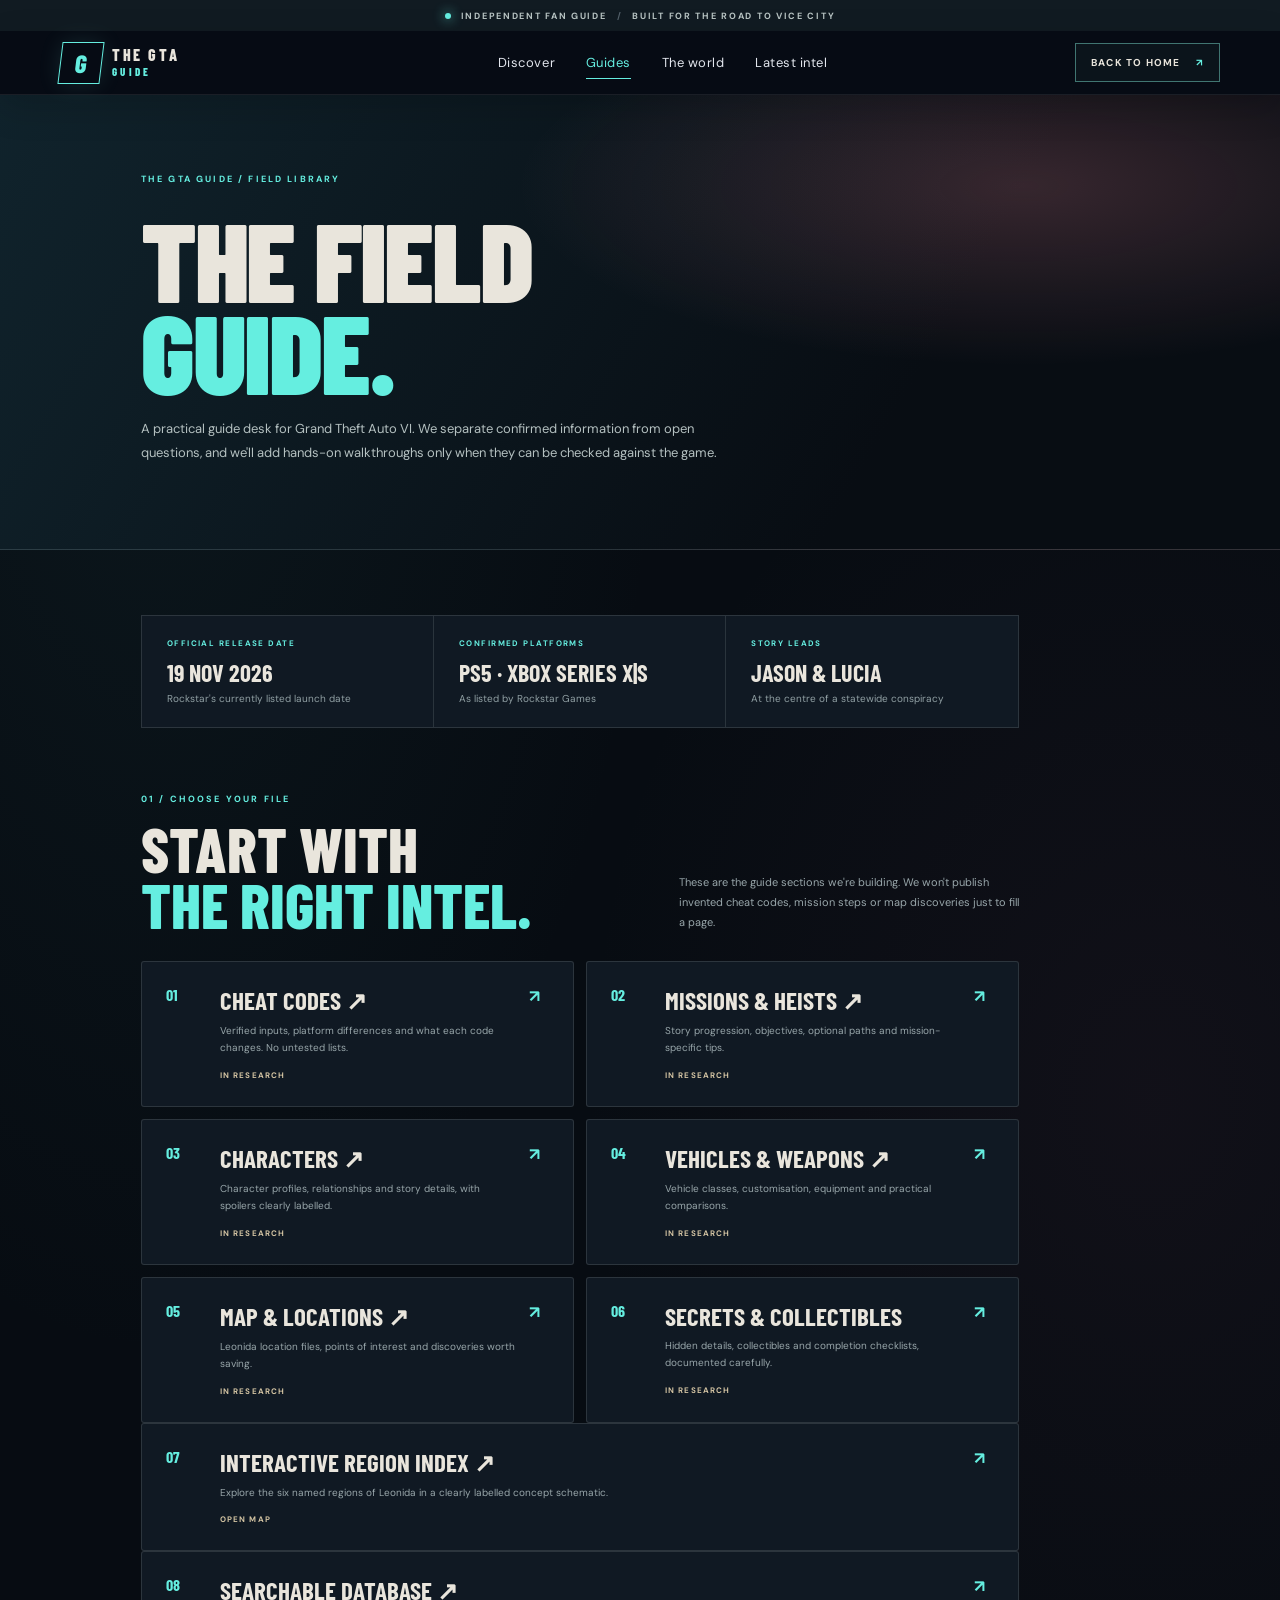
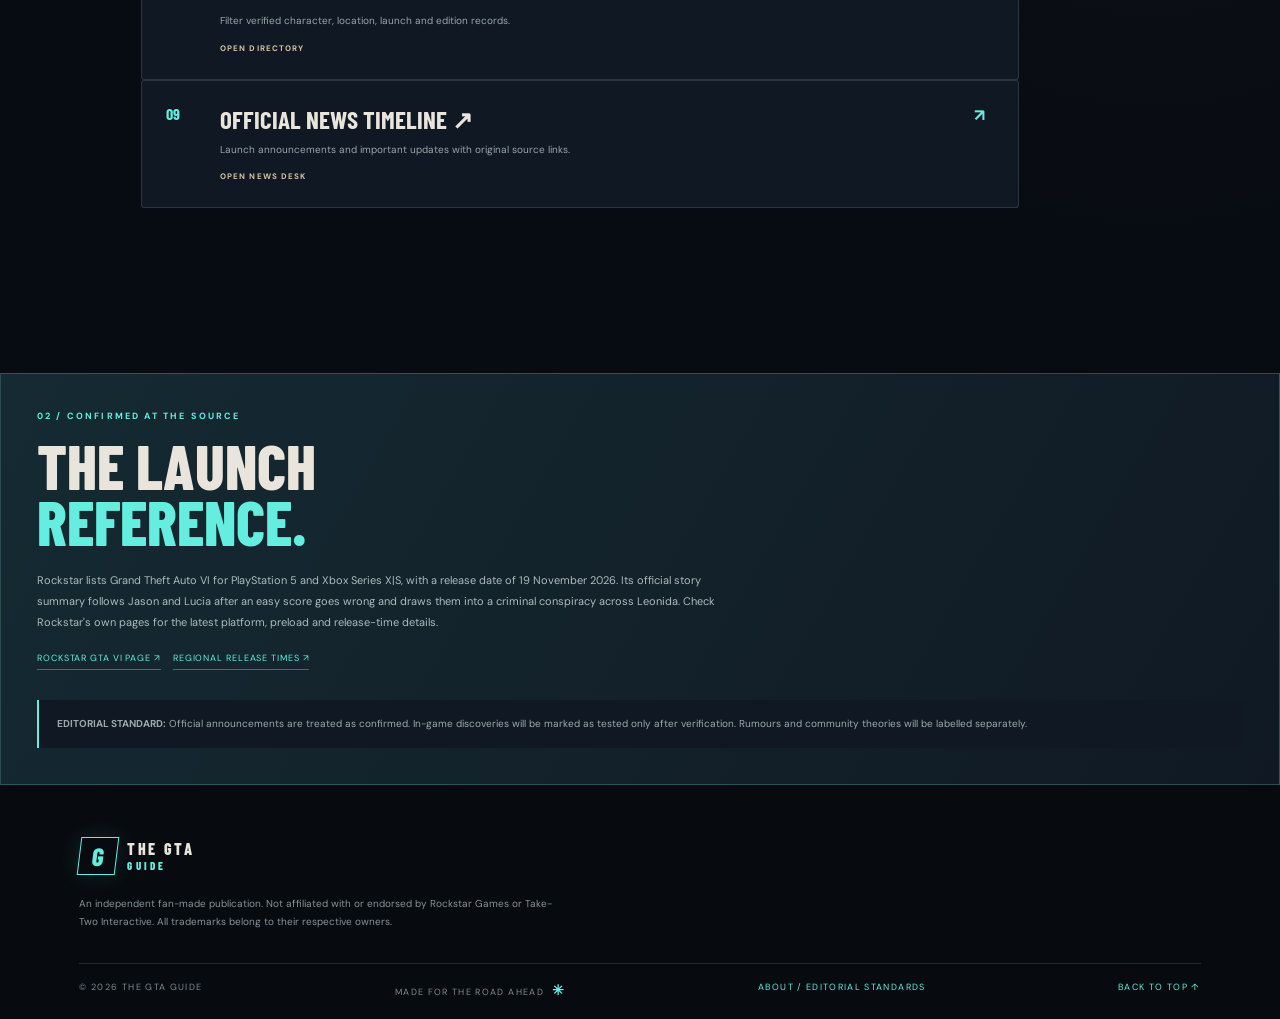
<file: guides.html>
<!doctype html>
<html lang="en">
<head>
  <meta charset="utf-8">
  <meta name="viewport" content="width=device-width, initial-scale=1">
  <meta name="theme-color" content="#080d13">
  <meta name="description" content="The GTA Guide's GTA 6 guide desk: launch information, confirmed facts, and practical guide categories for Vice City and Leonida.">
  <title>GTA 6 Guides & Field Notes — The GTA Guide</title>
  <link rel="preconnect" href="https://fonts.googleapis.com">
  <link rel="preconnect" href="https://fonts.gstatic.com" crossorigin>
  <link href="https://fonts.googleapis.com/css2?family=Barlow+Condensed:wght@500;600;700;800;900&family=DM+Sans:wght@400;500;600;700&display=swap" rel="stylesheet">
  <link rel="stylesheet" href="styles.css">
  <style>
    .page-hero{padding:78px 11% 70px;background:radial-gradient(ellipse at 80% 20%,rgba(240,138,155,.2),transparent 35%),linear-gradient(120deg,#10232c,#080d13 70%);border-bottom:1px solid var(--line)}
    .page-hero h1{font:900 clamp(65px,9vw,112px)/.82 var(--display);margin:28px 0 20px;letter-spacing:-.02em}
    .page-hero p{max-width:600px;color:#b4c0c0;font-size:13px;line-height:1.9}
    .page-wrap{padding:65px 11% 100px}
    .fact-strip{display:grid;grid-template-columns:repeat(3,1fr);border:1px solid var(--line);margin:0 0 65px;background:#101923}
    .fact{padding:22px 25px;border-right:1px solid var(--line)}.fact:last-child{border:0}
    .fact small{display:block;color:var(--cyan);font-size:8px;letter-spacing:.18em;margin-bottom:10px;font-weight:700}
    .fact strong{font:700 24px var(--display);display:block}.fact span{display:block;color:#91a0a4;font-size:10px;margin-top:5px}
    .guide-intro{display:flex;justify-content:space-between;align-items:end;gap:30px;margin-bottom:28px}
    .guide-intro h2,.launch-panel h2{font:800 clamp(42px,5vw,62px)/.9 var(--display);margin:16px 0 0}
    .guide-intro p{max-width:340px;color:#98a6aa;font-size:11px;line-height:1.8;margin:0}
    .topic-list{display:grid;grid-template-columns:repeat(2,1fr);gap:12px}
    .topic{padding:23px 24px;background:#101923;border:1px solid var(--line);display:grid;grid-template-columns:42px 1fr 20px;gap:12px;align-items:start}
    .topic-no{font:700 16px var(--display);color:var(--cyan)}
    .topic h3{font:700 25px var(--display);margin:0 0 6px}.topic p{font-size:10px;line-height:1.75;color:#98a6aa;margin:0}
    .topic b{color:var(--cyan);font-size:17px}
    .topic .status{display:inline-block;margin-top:13px;color:#d4c4a3;font-size:8px;letter-spacing:.14em;font-weight:700}
    .launch-panel{margin-top:65px;padding:36px;background:linear-gradient(120deg,#152a32,#101923);border:1px solid rgba(119,226,210,.25)}
    .launch-panel p{max-width:690px;color:#aebbbd;font-size:11px;line-height:1.9;margin:20px 0}
    .source-links{display:flex;flex-wrap:wrap;gap:12px;margin-top:20px}
    .source-links a{font-size:9px;letter-spacing:.1em;color:var(--cyan);border-bottom:1px solid rgba(119,226,210,.4);padding-bottom:5px}
    .editor-note{border-left:2px solid var(--cyan);padding:15px 18px;margin-top:30px;background:#101923;color:#9ba9ad;font-size:10px;line-height:1.8}
    @media(max-width:620px){.page-hero{padding:65px 7% 55px}.page-wrap{padding:55px 6% 75px}.fact-strip{grid-template-columns:1fr}.fact{border-right:0;border-bottom:1px solid var(--line)}.fact:last-child{border-bottom:0}.guide-intro{display:block}.guide-intro p{margin-top:18px}.topic-list{grid-template-columns:1fr}.launch-panel{padding:25px 20px}}
  </style>
  <link rel="icon" type="image/svg+xml" href="favicon.svg">
  <meta property="og:type" content="website">
  <meta property="og:site_name" content="The GTA Guide">
  <meta property="og:title" content="GTA 6 Guides & Field Notes — The GTA Guide">
  <meta property="og:description" content="The GTA Guide's GTA 6 guide desk: launch information, confirmed facts, and practical guide categories for Vice City and Leonida.">
  <link rel="canonical" href="https://thegtaguide.fyi/guides.html">
  <meta name="robots" content="index,follow,max-image-preview:large">
  <meta name="twitter:card" content="summary_large_image">
  <script type="application/ld+json">{"@context":"https://schema.org","@type":"WebPage","name":"Guides — The GTA Guide","url":"https://thegtaguide.fyi/guides.html","isPartOf":{"@type":"WebSite","name":"The GTA Guide","url":"https://thegtaguide.fyi/"}}</script>
</head>
<body>
  <div class="announcement"><span class="pulse"></span> INDEPENDENT FAN GUIDE <span class="announcement-divider">/</span> BUILT FOR THE ROAD TO VICE CITY</div>
  <header class="site-header">
    <a class="brand" href="index.html" aria-label="The GTA Guide home"><span class="brand-mark">G</span><span class="brand-copy">THE GTA<span>GUIDE</span></span></a>
    <button class="menu-toggle" aria-label="Toggle menu" aria-expanded="false"><i></i><i></i></button>
    <nav class="main-nav" aria-label="Main navigation"><a href="index.html#discover">Discover</a><a class="active" href="guides.html">Guides</a><a href="map.html">The world</a><a href="news.html">Latest intel</a></nav>
    <a class="header-cta" href="index.html#discover">BACK TO HOME <span>↗</span></a>
  </header>
  <main>
    <section class="page-hero">
      <div class="section-kicker">THE GTA GUIDE / FIELD LIBRARY</div>
      <h1>THE FIELD<br><em>GUIDE.</em></h1>
      <p>A practical guide desk for Grand Theft Auto VI. We separate confirmed information from open questions, and we'll add hands-on walkthroughs only when they can be checked against the game.</p>
    </section>
    <div class="page-wrap">
      <div class="fact-strip">
        <div class="fact"><small>OFFICIAL RELEASE DATE</small><strong>19 NOV 2026</strong><span>Rockstar's currently listed launch date</span></div>
        <div class="fact"><small>CONFIRMED PLATFORMS</small><strong>PS5 · XBOX SERIES X|S</strong><span>As listed by Rockstar Games</span></div>
        <div class="fact"><small>STORY LEADS</small><strong>JASON & LUCIA</strong><span>At the centre of a statewide conspiracy</span></div>
      </div>
      <div class="guide-intro"><div><div class="section-kicker">01 / CHOOSE YOUR FILE</div><h2>START WITH<br><em>THE RIGHT INTEL.</em></h2></div><p>These are the guide sections we're building. We won't publish invented cheat codes, mission steps or map discoveries just to fill a page.</p></div>
      <div class="topic-list">
        <article class="topic"><span class="topic-no">01</span><div><h3><a href="cheats.html">CHEAT CODES ↗</a></h3><p>Verified inputs, platform differences and what each code changes. No untested lists.</p><span class="status">IN RESEARCH</span></div><b>↗</b></article>
        <article class="topic"><span class="topic-no">02</span><div><h3><a href="missions.html">MISSIONS & HEISTS ↗</a></h3><p>Story progression, objectives, optional paths and mission-specific tips.</p><span class="status">IN RESEARCH</span></div><b>↗</b></article>
        <article class="topic"><span class="topic-no">03</span><div><h3><a href="characters.html">CHARACTERS ↗</a></h3><p>Character profiles, relationships and story details, with spoilers clearly labelled.</p><span class="status">IN RESEARCH</span></div><b>↗</b></article>
        <article class="topic"><span class="topic-no">04</span><div><h3><a href="vehicles.html">VEHICLES & WEAPONS ↗</a></h3><p>Vehicle classes, customisation, equipment and practical comparisons.</p><span class="status">IN RESEARCH</span></div><b>↗</b></article>
        <article class="topic"><span class="topic-no">05</span><div><h3><a href="locations.html">MAP & LOCATIONS ↗</a></h3><p>Leonida location files, points of interest and discoveries worth saving.</p><span class="status">IN RESEARCH</span></div><b>↗</b></article>
        <article class="topic"><span class="topic-no">06</span><div><h3>SECRETS & COLLECTIBLES</h3><p>Hidden details, collectibles and completion checklists, documented carefully.</p><span class="status">IN RESEARCH</span></div><b>↗</b></article>
      </div>
      <article class="topic"><span class="topic-no">07</span><div><h3><a href="map.html">INTERACTIVE REGION INDEX ↗</a></h3><p>Explore the six named regions of Leonida in a clearly labelled concept schematic.</p><span class="status">OPEN MAP</span></div><b>↗</b></article><article class="topic"><span class="topic-no">08</span><div><h3><a href="directory.html">SEARCHABLE DATABASE ↗</a></h3><p>Filter verified character, location, launch and edition records.</p><span class="status">OPEN DIRECTORY</span></div><b>↗</b></article><article class="topic"><span class="topic-no">09</span><div><h3><a href="news.html">OFFICIAL NEWS TIMELINE ↗</a></h3><p>Launch announcements and important updates with original source links.</p><span class="status">OPEN NEWS DESK</span></div><b>↗</b></article></div><section class="launch-panel">
        <div class="section-kicker">02 / CONFIRMED AT THE SOURCE</div>
        <h2>THE LAUNCH<br><em>REFERENCE.</em></h2>
        <p>Rockstar lists Grand Theft Auto VI for PlayStation 5 and Xbox Series X|S, with a release date of 19 November 2026. Its official story summary follows Jason and Lucia after an easy score goes wrong and draws them into a criminal conspiracy across Leonida. Check Rockstar's own pages for the latest platform, preload and release-time details.</p>
        <div class="source-links"><a href="https://www.rockstargames.com/VI" target="_blank" rel="noopener">ROCKSTAR GTA VI PAGE ↗</a><a href="https://support.rockstargames.com/articles/29jV3Cv2cCgvwM1XgtMO5o/grand-theft-auto-vi-regional-pre-load-and-release-times-on-playstation-5-and-xbox-series-x-or-s" target="_blank" rel="noopener">REGIONAL RELEASE TIMES ↗</a></div>
        <div class="editor-note"><strong>EDITORIAL STANDARD:</strong> Official announcements are treated as confirmed. In-game discoveries will be marked as tested only after verification. Rumours and community theories will be labelled separately.</div>
      </section>
    </div>
  </main>
  <footer class="site-footer"><a class="brand footer-brand" href="index.html"><span class="brand-mark">G</span><span class="brand-copy">THE GTA<span>GUIDE</span></span></a><p>An independent fan-made publication. Not affiliated with or endorsed by Rockstar Games or Take-Two Interactive. All trademarks belong to their respective owners.</p><div class="footer-bottom"><span>© <span id="year"></span> THE GTA GUIDE</span><span>MADE FOR THE ROAD AHEAD <b>✳</b></span><a href="about.html">ABOUT / EDITORIAL STANDARDS</a><a href="#">BACK TO TOP ↑</a></div></footer>
  <script src="app.js"></script>
</body>
</html>
</file>
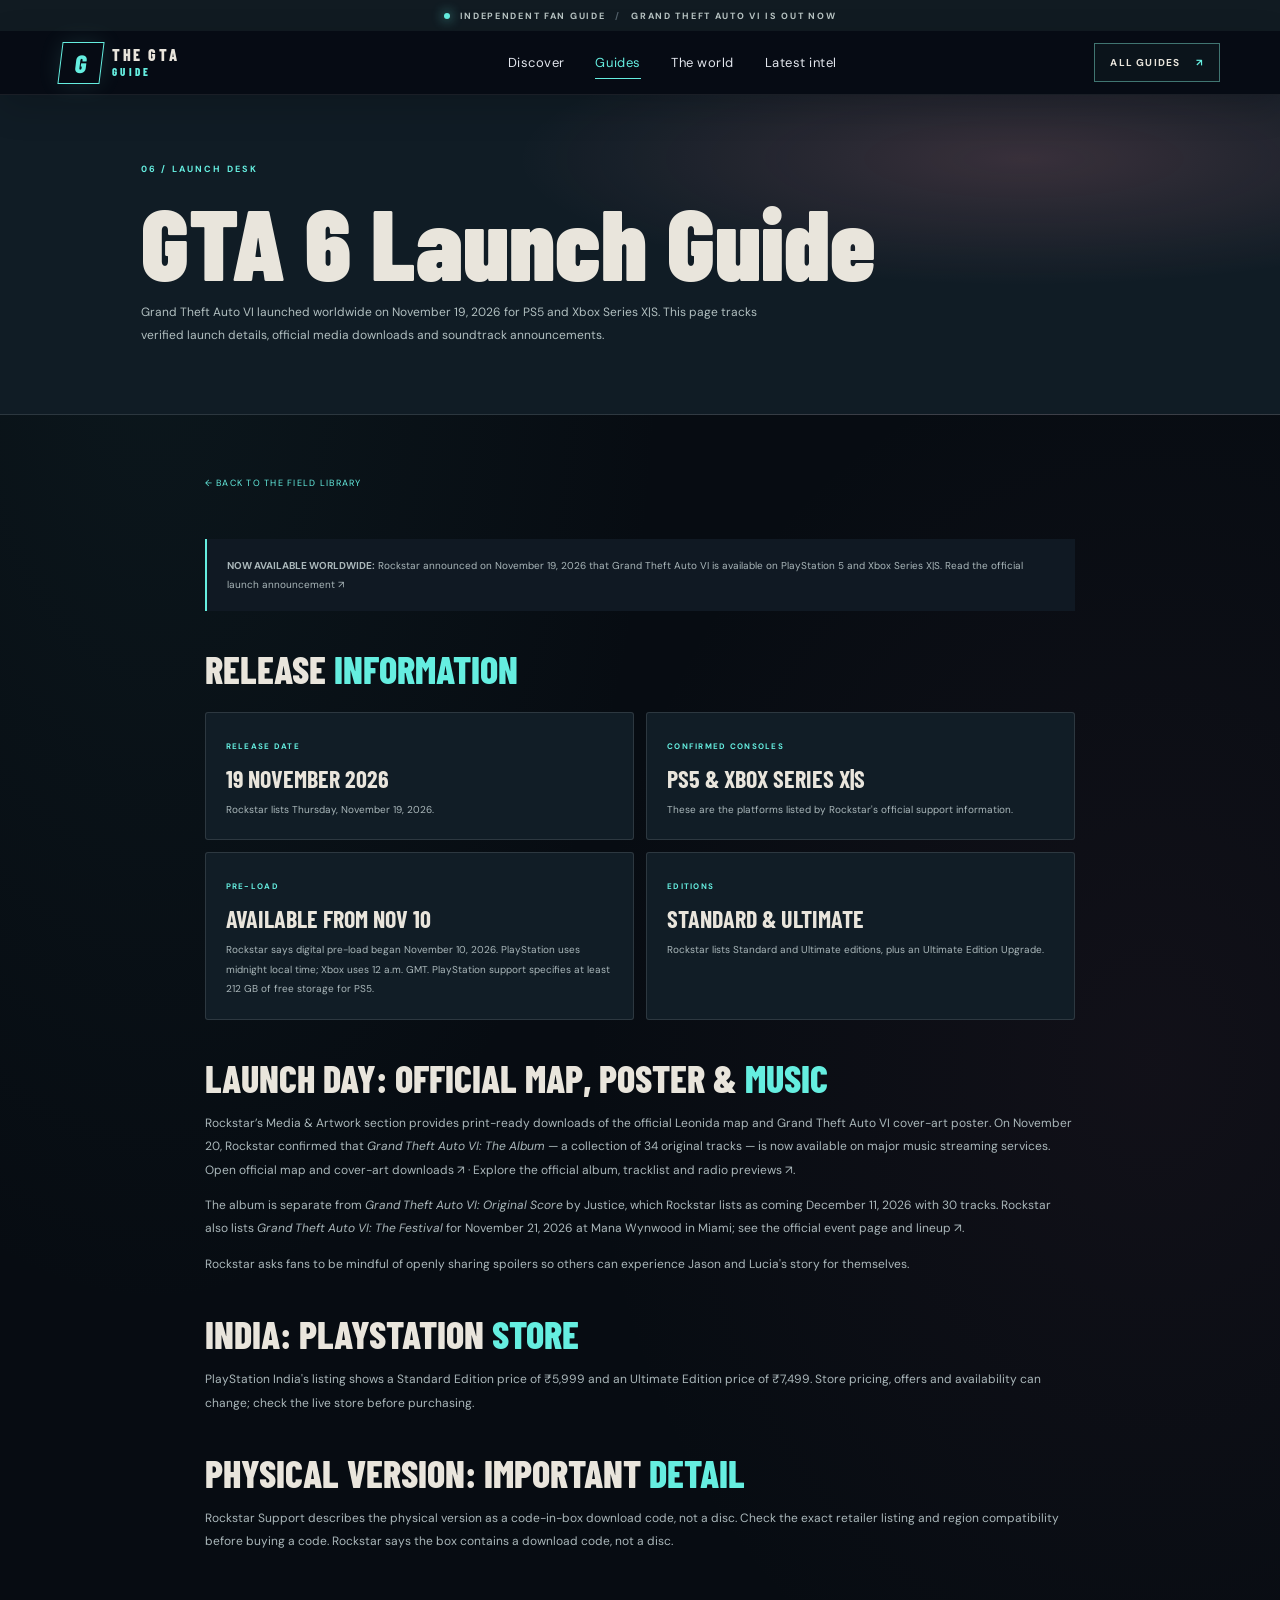
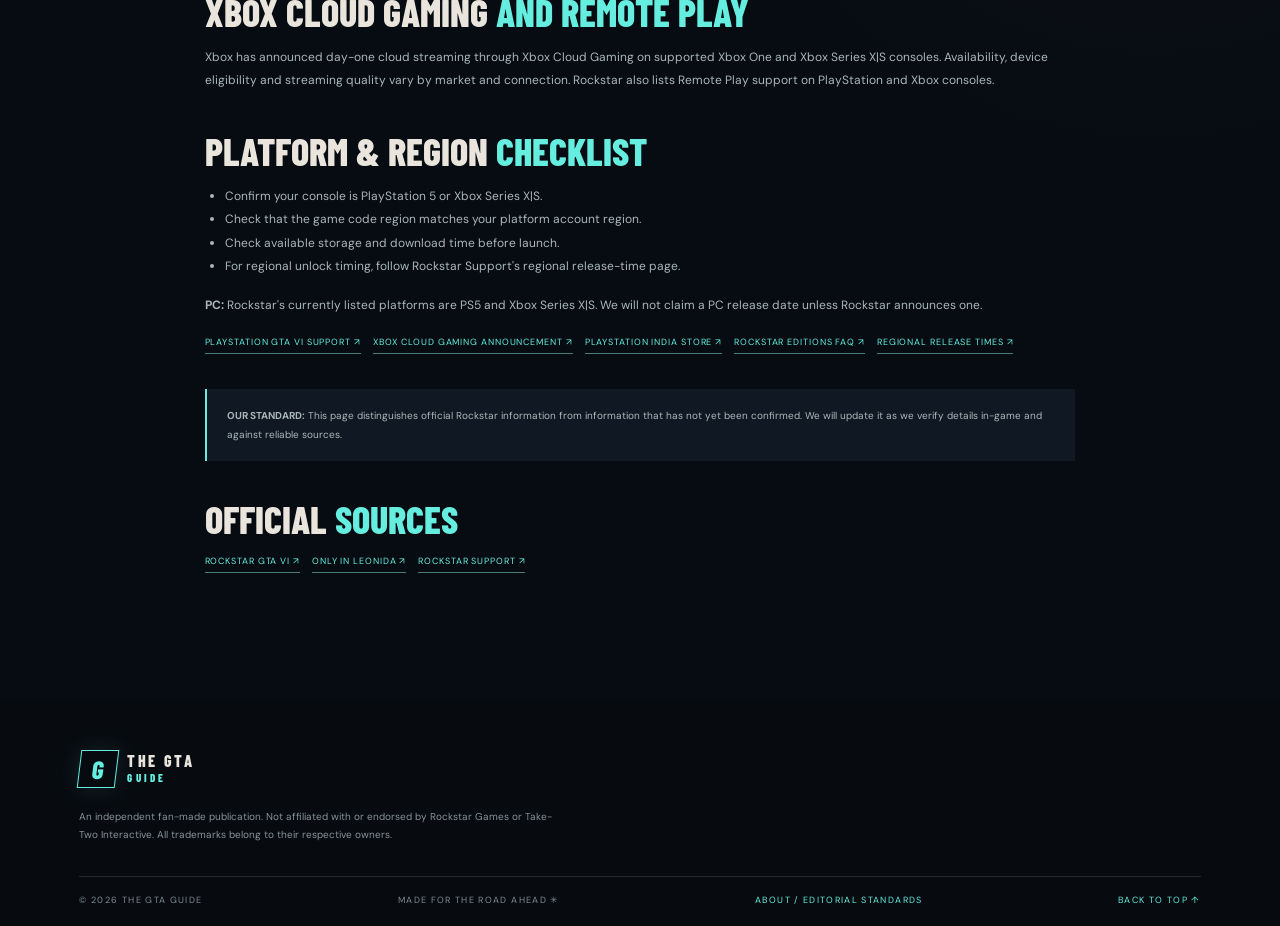
<file: launch.html>
<!doctype html>
<html lang="en"><head><meta charset="utf-8"><meta name="viewport" content="width=device-width,initial-scale=1"><meta name="theme-color" content="#080d13"><meta name="description" content="Grand Theft Auto VI is now available worldwide on PS5 and Xbox Series X|S. Check verified launch platforms, preload details, official Leonida map and cover-art downloads, and soundtrack news."><title>GTA 6 Launch Guide: Release Status, Platforms & Downloads | The GTA Guide</title><link rel="preconnect" href="https://fonts.googleapis.com"><link rel="preconnect" href="https://fonts.gstatic.com" crossorigin><link href="https://fonts.googleapis.com/css2?family=Barlow+Condensed:wght@500;600;700;800;900&family=DM+Sans:wght@400;500;600;700&display=swap" rel="stylesheet"><link rel="stylesheet" href="styles.css"><style>
.article-hero{padding:68px 11% 55px;background:radial-gradient(ellipse at 80% 20%,rgba(240,138,155,.18),transparent 35%),#101c25;border-bottom:1px solid var(--line)}.article-hero h1{font:900 clamp(58px,8vw,100px)/.85 var(--display);margin:24px 0 17px}.article-hero p{max-width:650px;color:#b1bfc0;font-size:12px;line-height:1.9}.article-wrap{max-width:1050px;margin:auto;padding:55px 7% 90px}.article-wrap h2{font:800 38px/.95 var(--display);margin:40px 0 16px}.article-wrap h2 em{color:var(--cyan);font-style:normal}.article-wrap p,.article-wrap li{color:#aab7ba;font-size:12px;line-height:1.95}.article-wrap ul{padding-left:20px}.data-grid{display:grid;grid-template-columns:repeat(2,1fr);gap:12px;margin:25px 0}.data-card{background:#111d26;border:1px solid var(--line);padding:20px}.data-card small{color:var(--cyan);font-size:8px;letter-spacing:.16em;font-weight:700}.data-card h3{font:700 24px var(--display);margin:10px 0 7px}.data-card p{margin:0;font-size:10px}.notice{padding:17px 20px;background:#101923;border-left:2px solid var(--cyan);color:#aab7ba;font-size:10px;line-height:1.9;margin:25px 0}.source-list{display:flex;flex-wrap:wrap;gap:12px;margin:18px 0 35px}.source-list a{color:var(--cyan);font-size:9px;letter-spacing:.1em;border-bottom:1px solid #477c78;padding-bottom:5px}.backline{display:inline-block;color:var(--cyan);font-size:9px;letter-spacing:.14em;margin-bottom:25px}@media(max-width:620px){.article-hero{padding:55px 7%}.article-wrap{padding:40px 6% 70px}.data-grid{grid-template-columns:1fr}.article-wrap h2{font-size:34px}}
</style>  <link rel="icon" type="image/svg+xml" href="favicon.svg">
  <meta property="og:type" content="website">
  <meta property="og:site_name" content="The GTA Guide">
  <meta property="og:title" content="GTA 6 Launch Guide: Release Status, Platforms & Downloads | The GTA Guide">
  <meta property="og:description" content="Grand Theft Auto VI is now available worldwide on PS5 and Xbox Series X|S. Check verified launch platforms, preload details, official Leonida map and cover-art downloads, and soundtrack news.">
  <link rel="canonical" href="https://thegtaguide.fyi/launch.html">
  <meta name="robots" content="index,follow,max-image-preview:large">
  <meta name="twitter:card" content="summary_large_image">
  <script type="application/ld+json">{"@context":"https://schema.org","@type":"WebPage","name":"Launch — The GTA Guide","url":"https://thegtaguide.fyi/launch.html","isPartOf":{"@type":"WebSite","name":"The GTA Guide","url":"https://thegtaguide.fyi/"}}</script>
</head><body><div class="announcement"><span class="pulse"></span> INDEPENDENT FAN GUIDE <span class="announcement-divider">/</span> GRAND THEFT AUTO VI IS OUT NOW</div><header class="site-header"><a class="brand" href="index.html"><span class="brand-mark">G</span><span class="brand-copy">THE GTA<span>GUIDE</span></span></a><button class="menu-toggle" aria-label="Toggle menu" aria-expanded="false"><i></i><i></i></button><nav class="main-nav"><a href="index.html#discover">Discover</a><a class="active" href="guides.html">Guides</a><a href="locations.html">The world</a><a href="index.html#intel">Latest intel</a></nav><a class="header-cta" href="guides.html">ALL GUIDES <span>↗</span></a></header><main><section class="article-hero"><div class="section-kicker">06 / LAUNCH DESK</div><h1>GTA 6 Launch Guide</h1><p>Grand Theft Auto VI launched worldwide on November 19, 2026 for PS5 and Xbox Series X|S. This page tracks verified launch details, official media downloads and soundtrack announcements.</p></section><article class="article-wrap"><a class="backline" href="guides.html">← BACK TO THE FIELD LIBRARY</a>
<div class="notice"><strong>NOW AVAILABLE WORLDWIDE:</strong> Rockstar announced on November 19, 2026 that Grand Theft Auto VI is available on PlayStation 5 and Xbox Series X|S. <a href="https://www.rockstargames.com/newswire/article/39akk424a9oo53/grand-theft-auto-vi-now-available" target="_blank" rel="noopener">Read the official launch announcement ↗</a></div>
<h2>RELEASE <em>INFORMATION</em></h2><div class="data-grid"><div class="data-card"><small>RELEASE DATE</small><h3>19 NOVEMBER 2026</h3><p>Rockstar lists Thursday, November 19, 2026.</p></div><div class="data-card"><small>CONFIRMED CONSOLES</small><h3>PS5 & XBOX SERIES X|S</h3><p>These are the platforms listed by Rockstar's official support information.</p></div><div class="data-card"><small>PRE-LOAD</small><h3>AVAILABLE FROM NOV 10</h3><p>Rockstar says digital pre-load began November 10, 2026. PlayStation uses midnight local time; Xbox uses 12 a.m. GMT. PlayStation support specifies at least 212 GB of free storage for PS5.</p></div><div class="data-card"><small>EDITIONS</small><h3>STANDARD & ULTIMATE</h3><p>Rockstar lists Standard and Ultimate editions, plus an Ultimate Edition Upgrade.</p></div></div>
<h2>LAUNCH DAY: OFFICIAL MAP, POSTER & <em>MUSIC</em></h2><p>Rockstar’s Media & Artwork section provides print-ready downloads of the official Leonida map and Grand Theft Auto VI cover-art poster. On November 20, Rockstar confirmed that <em>Grand Theft Auto VI: The Album</em> — a collection of 34 original tracks — is now available on major music streaming services. <a href="https://www.rockstargames.com/VI/media" target="_blank" rel="noopener">Open official map and cover-art downloads ↗</a> · <a href="https://www.rockstargames.com/VI/music" target="_blank" rel="noopener">Explore the official album, tracklist and radio previews ↗</a>.</p><p>The album is separate from <em>Grand Theft Auto VI: Original Score</em> by Justice, which Rockstar lists as coming December 11, 2026 with 30 tracks. Rockstar also lists <em>Grand Theft Auto VI: The Festival</em> for November 21, 2026 at Mana Wynwood in Miami; see the <a href="https://www.rockstargames.com/VI/gtavi-thefestival" target="_blank" rel="noopener">official event page and lineup ↗</a>.</p><p>Rockstar asks fans to be mindful of openly sharing spoilers so others can experience Jason and Lucia's story for themselves.</p>
<h2>INDIA: PLAYSTATION <em>STORE</em></h2><p>PlayStation India's listing shows a Standard Edition price of ₹5,999 and an Ultimate Edition price of ₹7,499. Store pricing, offers and availability can change; check the live store before purchasing.</p>
<h2>PHYSICAL VERSION: IMPORTANT <em>DETAIL</em></h2><p>Rockstar Support describes the physical version as a code-in-box download code, not a disc. Check the exact retailer listing and region compatibility before buying a code. Rockstar says the box contains a download code, not a disc.</p>
<h2>XBOX CLOUD GAMING <em>AND REMOTE PLAY</em></h2><p>Xbox has announced day-one cloud streaming through Xbox Cloud Gaming on supported Xbox One and Xbox Series X|S consoles. Availability, device eligibility and streaming quality vary by market and connection. Rockstar also lists Remote Play support on PlayStation and Xbox consoles.</p><h2>PLATFORM & REGION <em>CHECKLIST</em></h2><ul><li>Confirm your console is PlayStation 5 or Xbox Series X|S.</li><li>Check that the game code region matches your platform account region.</li><li>Check available storage and download time before launch.</li><li>For regional unlock timing, follow Rockstar Support's regional release-time page.</li></ul>
<p><strong>PC:</strong> Rockstar's currently listed platforms are PS5 and Xbox Series X|S. We will not claim a PC release date unless Rockstar announces one.</p>
<div class="source-list"><a href="https://www.playstation.com/en-in/support/games/gta-vi-support/" target="_blank" rel="noopener">PLAYSTATION GTA VI SUPPORT ↗</a><a href="https://news.xbox.com/en-us/2026/11/10/grand-theft-auto-6-comes-to-xbox-cloud-gaming-november-19/" target="_blank" rel="noopener">XBOX CLOUD GAMING ANNOUNCEMENT ↗</a><a href="https://www.playstation.com/en-in/games/grand-theft-auto-vi/" target="_blank" rel="noopener">PLAYSTATION INDIA STORE ↗</a><a href="https://support.rockstargames.com/articles/4QfG4FmZCf5W1gS8jy4UVT/grand-theft-auto-vi-platform-editions-and-versions" target="_blank" rel="noopener">ROCKSTAR EDITIONS FAQ ↗</a><a href="https://support.rockstargames.com/articles/29jV3Cv2cCgvwM1XgtMO5o/grand-theft-auto-vi-regional-pre-load-and-release-times-on-playstation-5-and-xbox-series-x-or-s" target="_blank" rel="noopener">REGIONAL RELEASE TIMES ↗</a></div><div class="notice"><strong>OUR STANDARD:</strong> This page distinguishes official Rockstar information from information that has not yet been confirmed. We will update it as we verify details in-game and against reliable sources.</div><h2>OFFICIAL <em>SOURCES</em></h2><div class="source-list"><a href="https://www.rockstargames.com/VI" target="_blank" rel="noopener">ROCKSTAR GTA VI ↗</a><a href="https://www.rockstargames.com/VI/only-in-leonida" target="_blank" rel="noopener">ONLY IN LEONIDA ↗</a><a href="https://support.rockstargames.com/" target="_blank" rel="noopener">ROCKSTAR SUPPORT ↗</a></div></article></main><footer class="site-footer"><a class="brand footer-brand" href="index.html"><span class="brand-mark">G</span><span class="brand-copy">THE GTA<span>GUIDE</span></span></a><p>An independent fan-made publication. Not affiliated with or endorsed by Rockstar Games or Take-Two Interactive. All trademarks belong to their respective owners.</p><div class="footer-bottom"><span>© <span id="year"></span> THE GTA GUIDE</span><span>MADE FOR THE ROAD AHEAD ✳</span><a href="about.html">ABOUT / EDITORIAL STANDARDS</a><a href="#">BACK TO TOP ↑</a></div></footer><script src="app.js"></script></body></html>
</file>
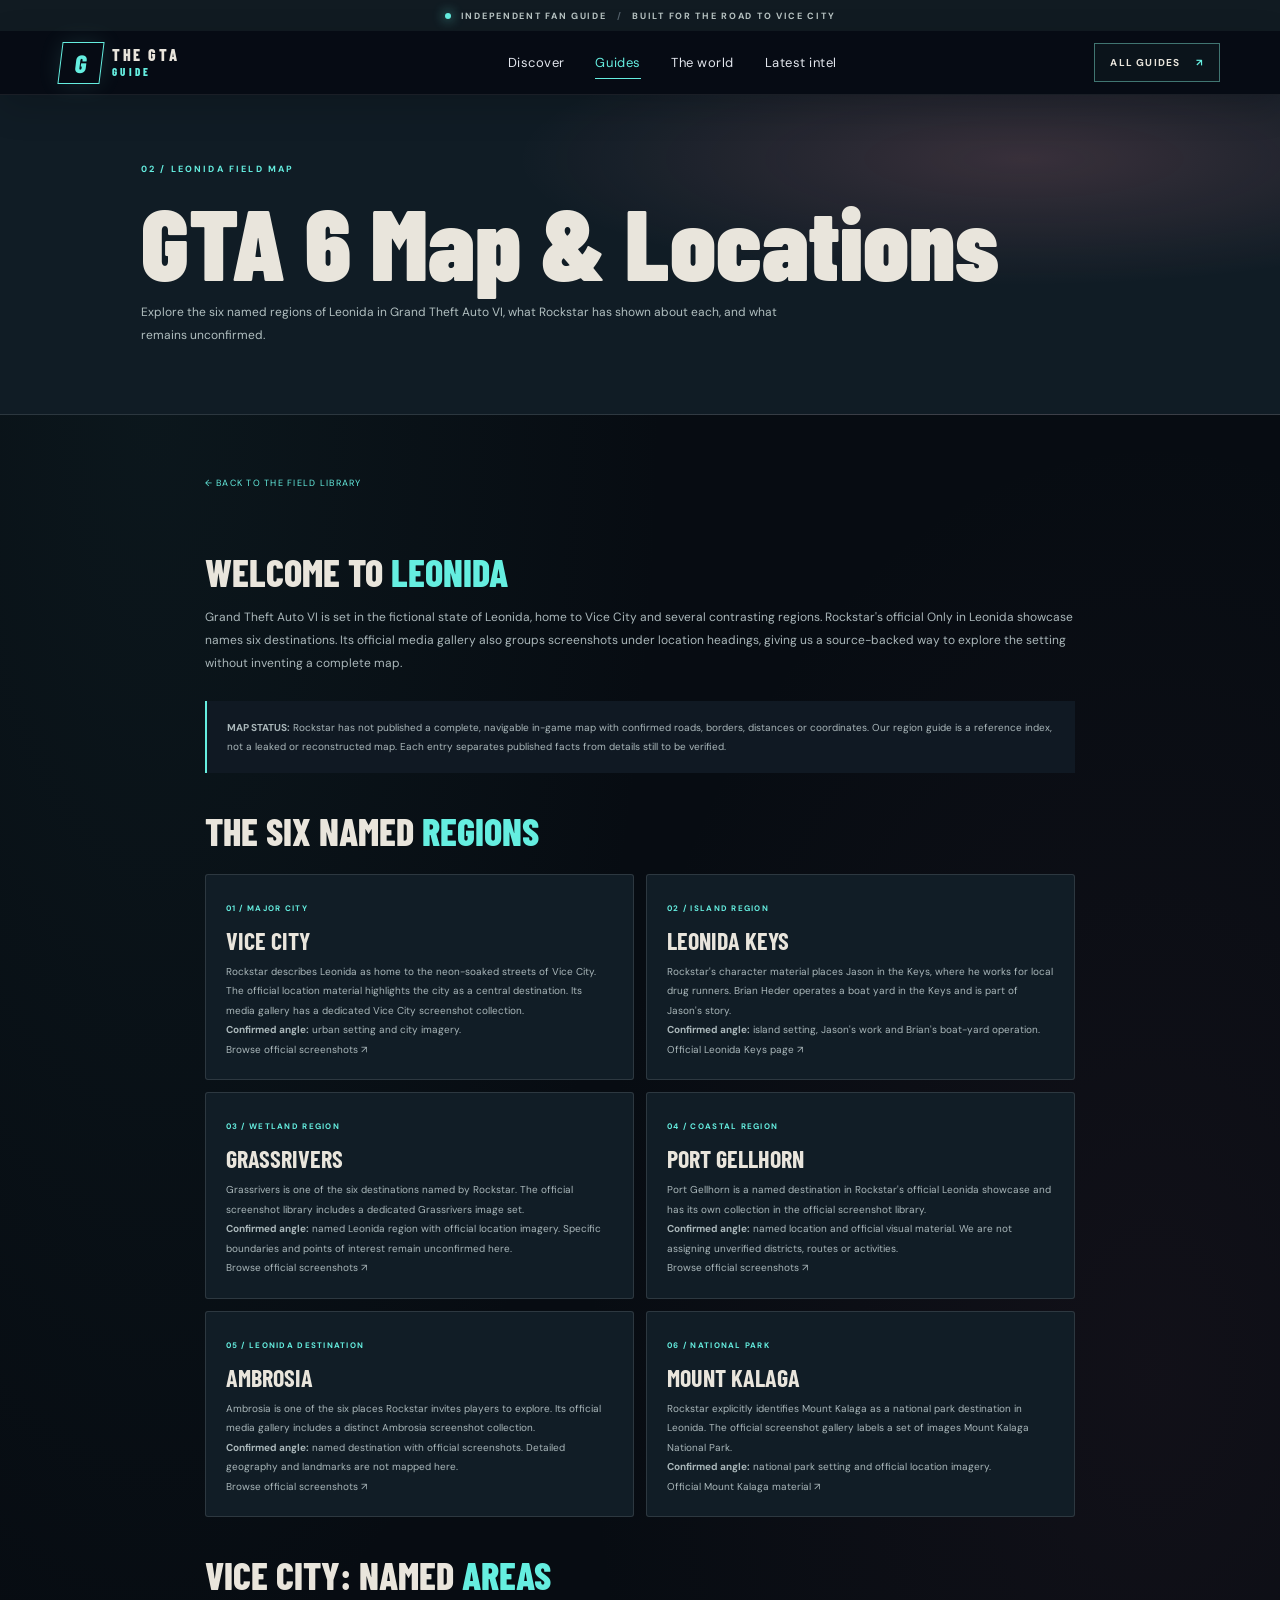
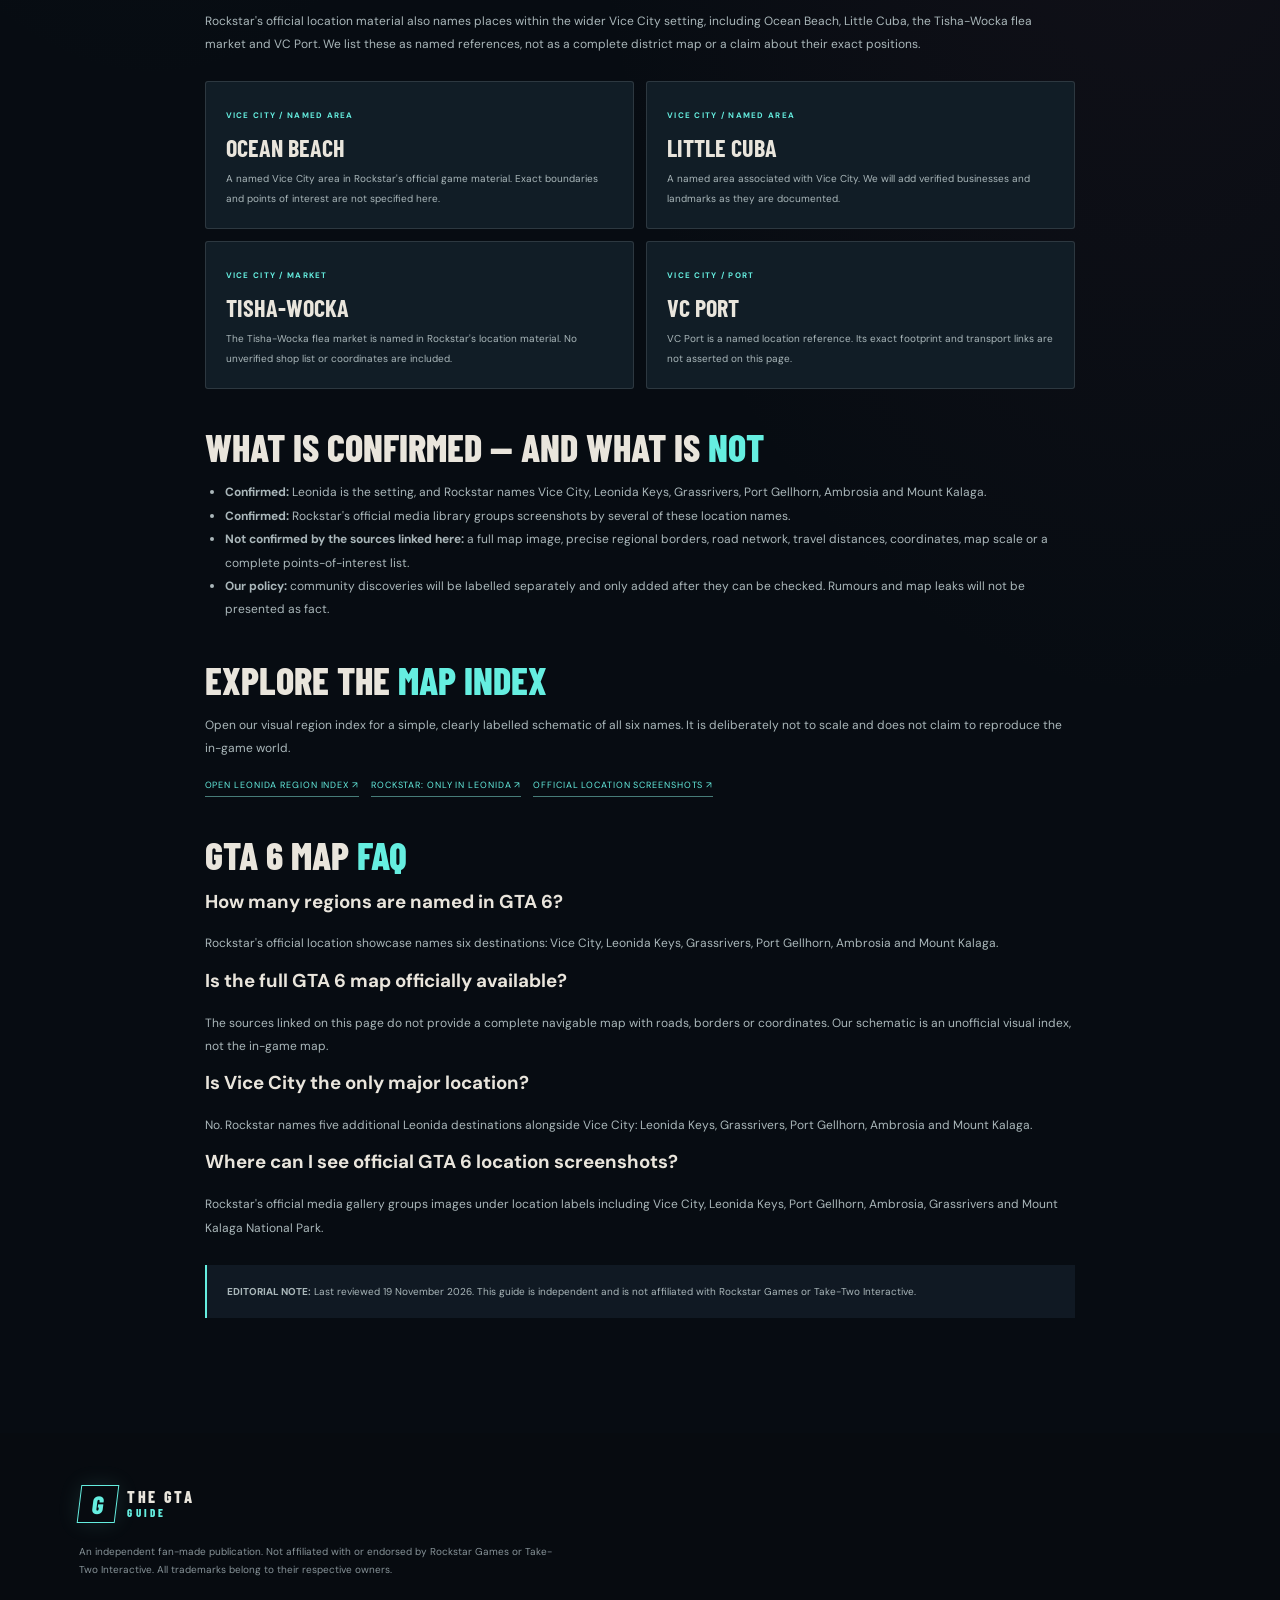
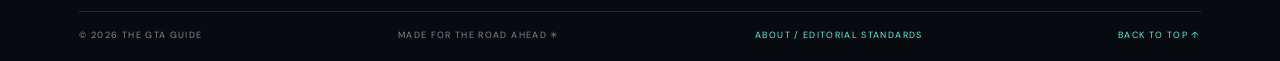
<file: locations.html>
<!doctype html>
<html lang="en"><head><meta charset="utf-8"><meta name="viewport" content="width=device-width,initial-scale=1"><meta name="theme-color" content="#080d13"><meta name="description" content="Explore all six named GTA 6 regions in Leonida: Vice City, Leonida Keys, Grassrivers, Port Gellhorn, Ambrosia and Mount Kalaga, with official sources."><title>GTA 6 Map & Locations — The GTA Guide</title><link rel="preconnect" href="https://fonts.googleapis.com"><link rel="preconnect" href="https://fonts.gstatic.com" crossorigin><link href="https://fonts.googleapis.com/css2?family=Barlow+Condensed:wght@500;600;700;800;900&family=DM+Sans:wght@400;500;600;700&display=swap" rel="stylesheet"><link rel="stylesheet" href="styles.css"><style>
.article-hero{padding:68px 11% 55px;background:radial-gradient(ellipse at 80% 20%,rgba(240,138,155,.18),transparent 35%),#101c25;border-bottom:1px solid var(--line)}.article-hero h1{font:900 clamp(58px,8vw,100px)/.85 var(--display);margin:24px 0 17px}.article-hero p{max-width:650px;color:#b1bfc0;font-size:12px;line-height:1.9}.article-wrap{max-width:1050px;margin:auto;padding:55px 7% 90px}.article-wrap h2{font:800 38px/.95 var(--display);margin:40px 0 16px}.article-wrap h2 em{color:var(--cyan);font-style:normal}.article-wrap p,.article-wrap li{color:#aab7ba;font-size:12px;line-height:1.95}.article-wrap ul{padding-left:20px}.data-grid{display:grid;grid-template-columns:repeat(2,1fr);gap:12px;margin:25px 0}.data-card{background:#111d26;border:1px solid var(--line);padding:20px}.data-card small{color:var(--cyan);font-size:8px;letter-spacing:.16em;font-weight:700}.data-card h3{font:700 24px var(--display);margin:10px 0 7px}.data-card p{margin:0;font-size:10px}.notice{padding:17px 20px;background:#101923;border-left:2px solid var(--cyan);color:#aab7ba;font-size:10px;line-height:1.9;margin:25px 0}.source-list{display:flex;flex-wrap:wrap;gap:12px;margin:18px 0 35px}.source-list a{color:var(--cyan);font-size:9px;letter-spacing:.1em;border-bottom:1px solid #477c78;padding-bottom:5px}.backline{display:inline-block;color:var(--cyan);font-size:9px;letter-spacing:.14em;margin-bottom:25px}@media(max-width:620px){.article-hero{padding:55px 7%}.article-wrap{padding:40px 6% 70px}.data-grid{grid-template-columns:1fr}.article-wrap h2{font-size:34px}}
</style>  <link rel="icon" type="image/svg+xml" href="favicon.svg">
  <meta property="og:type" content="website">
  <meta property="og:site_name" content="The GTA Guide">
  <meta property="og:title" content="GTA 6 Map & Locations — The GTA Guide">
  <meta property="og:description" content="Explore all six named GTA 6 regions in Leonida: Vice City, Leonida Keys, Grassrivers, Port Gellhorn, Ambrosia and Mount Kalaga, with official sources.">
  <link rel="canonical" href="https://thegtaguide.fyi/locations.html">
  <meta name="robots" content="index,follow,max-image-preview:large">
  <meta name="twitter:card" content="summary_large_image">
  <script type="application/ld+json">{"@context":"https://schema.org","@type":"WebPage","name":"Locations — The GTA Guide","url":"https://thegtaguide.fyi/locations.html","isPartOf":{"@type":"WebSite","name":"The GTA Guide","url":"https://thegtaguide.fyi/"}}</script>
<script type="application/ld+json">{"@context":"https://schema.org","@type":"FAQPage","mainEntity":[{"@type":"Question","name":"How many regions are named in GTA 6?","acceptedAnswer":{"@type":"Answer","text":"Rockstar's official location showcase names six destinations: Vice City, Leonida Keys, Grassrivers, Port Gellhorn, Ambrosia and Mount Kalaga."}},{"@type":"Question","name":"Is the full GTA 6 map officially available?","acceptedAnswer":{"@type":"Answer","text":"The official sources linked on this page do not provide a complete navigable map with roads, borders or coordinates. The site's schematic is an unofficial visual index, not the in-game map."}},{"@type":"Question","name":"Where can I see official GTA 6 location screenshots?","acceptedAnswer":{"@type":"Answer","text":"Rockstar's official media gallery groups images under location labels including Vice City, Leonida Keys, Port Gellhorn, Ambrosia, Grassrivers and Mount Kalaga National Park."}}]}</script>
</head><body><div class="announcement"><span class="pulse"></span> INDEPENDENT FAN GUIDE <span class="announcement-divider">/</span> BUILT FOR THE ROAD TO VICE CITY</div><header class="site-header"><a class="brand" href="index.html"><span class="brand-mark">G</span><span class="brand-copy">THE GTA<span>GUIDE</span></span></a><button class="menu-toggle" aria-label="Toggle menu" aria-expanded="false"><i></i><i></i></button><nav class="main-nav"><a href="index.html#discover">Discover</a><a class="active" href="guides.html">Guides</a><a href="locations.html">The world</a><a href="index.html#intel">Latest intel</a></nav><a class="header-cta" href="guides.html">ALL GUIDES <span>↗</span></a></header><main>
<section class="article-hero"><div class="section-kicker">02 / LEONIDA FIELD MAP</div><h1>GTA 6 Map & Locations</h1><p>Explore the six named regions of Leonida in Grand Theft Auto VI, what Rockstar has shown about each, and what remains unconfirmed.</p></section>
<article class="article-wrap">
<a class="backline" href="guides.html">← BACK TO THE FIELD LIBRARY</a>
<h2>WELCOME TO <em>LEONIDA</em></h2>
<p>Grand Theft Auto VI is set in the fictional state of Leonida, home to Vice City and several contrasting regions. Rockstar's official <a href="https://www.rockstargames.com/VI/only-in-leonida" target="_blank" rel="noopener">Only in Leonida</a> showcase names six destinations. Its official media gallery also groups screenshots under location headings, giving us a source-backed way to explore the setting without inventing a complete map.</p>
<div class="notice"><strong>MAP STATUS:</strong> Rockstar has not published a complete, navigable in-game map with confirmed roads, borders, distances or coordinates. Our region guide is a reference index, not a leaked or reconstructed map. Each entry separates published facts from details still to be verified.</div>
<h2>THE SIX NAMED <em>REGIONS</em></h2>
<div class="data-grid">
<div class="data-card"><small>01 / MAJOR CITY</small><h3>VICE CITY</h3><p>Rockstar describes Leonida as home to the neon-soaked streets of Vice City. The official location material highlights the city as a central destination. Its media gallery has a dedicated Vice City screenshot collection.</p><p><strong>Confirmed angle:</strong> urban setting and city imagery.</p><p><a href="https://www.rockstargames.com/VI/media/screenshots" target="_blank" rel="noopener">Browse official screenshots ↗</a></p></div>
<div class="data-card"><small>02 / ISLAND REGION</small><h3>LEONIDA KEYS</h3><p>Rockstar's character material places Jason in the Keys, where he works for local drug runners. Brian Heder operates a boat yard in the Keys and is part of Jason's story.</p><p><strong>Confirmed angle:</strong> island setting, Jason's work and Brian's boat-yard operation.</p><p><a href="https://www.rockstargames.com/VI/only-in-leonida/leonida-keys" target="_blank" rel="noopener">Official Leonida Keys page ↗</a></p></div>
<div class="data-card"><small>03 / WETLAND REGION</small><h3>GRASSRIVERS</h3><p>Grassrivers is one of the six destinations named by Rockstar. The official screenshot library includes a dedicated Grassrivers image set.</p><p><strong>Confirmed angle:</strong> named Leonida region with official location imagery. Specific boundaries and points of interest remain unconfirmed here.</p><p><a href="https://www.rockstargames.com/VI/media/screenshots" target="_blank" rel="noopener">Browse official screenshots ↗</a></p></div>
<div class="data-card"><small>04 / COASTAL REGION</small><h3>PORT GELLHORN</h3><p>Port Gellhorn is a named destination in Rockstar's official Leonida showcase and has its own collection in the official screenshot library.</p><p><strong>Confirmed angle:</strong> named location and official visual material. We are not assigning unverified districts, routes or activities.</p><p><a href="https://www.rockstargames.com/VI/media/screenshots" target="_blank" rel="noopener">Browse official screenshots ↗</a></p></div>
<div class="data-card"><small>05 / LEONIDA DESTINATION</small><h3>AMBROSIA</h3><p>Ambrosia is one of the six places Rockstar invites players to explore. Its official media gallery includes a distinct Ambrosia screenshot collection.</p><p><strong>Confirmed angle:</strong> named destination with official screenshots. Detailed geography and landmarks are not mapped here.</p><p><a href="https://www.rockstargames.com/VI/media/screenshots" target="_blank" rel="noopener">Browse official screenshots ↗</a></p></div>
<div class="data-card"><small>06 / NATIONAL PARK</small><h3>MOUNT KALAGA</h3><p>Rockstar explicitly identifies Mount Kalaga as a national park destination in Leonida. The official screenshot gallery labels a set of images Mount Kalaga National Park.</p><p><strong>Confirmed angle:</strong> national park setting and official location imagery.</p><p><a href="https://www.rockstargames.com/VI/only-in-leonida/kalaga" target="_blank" rel="noopener">Official Mount Kalaga material ↗</a></p></div>
</div>
<h2>VICE CITY: NAMED <em>AREAS</em></h2>
<p>Rockstar's official location material also names places within the wider Vice City setting, including Ocean Beach, Little Cuba, the Tisha-Wocka flea market and VC Port. We list these as named references, not as a complete district map or a claim about their exact positions.</p>
<div class="data-grid">
<div class="data-card"><small>VICE CITY / NAMED AREA</small><h3>OCEAN BEACH</h3><p>A named Vice City area in Rockstar's official game material. Exact boundaries and points of interest are not specified here.</p></div>
<div class="data-card"><small>VICE CITY / NAMED AREA</small><h3>LITTLE CUBA</h3><p>A named area associated with Vice City. We will add verified businesses and landmarks as they are documented.</p></div>
<div class="data-card"><small>VICE CITY / MARKET</small><h3>TISHA-WOCKA</h3><p>The Tisha-Wocka flea market is named in Rockstar's location material. No unverified shop list or coordinates are included.</p></div>
<div class="data-card"><small>VICE CITY / PORT</small><h3>VC PORT</h3><p>VC Port is a named location reference. Its exact footprint and transport links are not asserted on this page.</p></div>
</div>
<h2>WHAT IS CONFIRMED — AND WHAT IS <em>NOT</em></h2>
<ul>
<li><strong>Confirmed:</strong> Leonida is the setting, and Rockstar names Vice City, Leonida Keys, Grassrivers, Port Gellhorn, Ambrosia and Mount Kalaga.</li>
<li><strong>Confirmed:</strong> Rockstar's official media library groups screenshots by several of these location names.</li>
<li><strong>Not confirmed by the sources linked here:</strong> a full map image, precise regional borders, road network, travel distances, coordinates, map scale or a complete points-of-interest list.</li>
<li><strong>Our policy:</strong> community discoveries will be labelled separately and only added after they can be checked. Rumours and map leaks will not be presented as fact.</li>
</ul>
<h2>EXPLORE THE <em>MAP INDEX</em></h2>
<p>Open our visual region index for a simple, clearly labelled schematic of all six names. It is deliberately not to scale and does not claim to reproduce the in-game world.</p>
<div class="source-list"><a href="map.html">OPEN LEONIDA REGION INDEX ↗</a><a href="https://www.rockstargames.com/VI/only-in-leonida" target="_blank" rel="noopener">ROCKSTAR: ONLY IN LEONIDA ↗</a><a href="https://www.rockstargames.com/VI/media/screenshots" target="_blank" rel="noopener">OFFICIAL LOCATION SCREENSHOTS ↗</a></div>
<h2>GTA 6 MAP <em>FAQ</em></h2>
<h3>How many regions are named in GTA 6?</h3><p>Rockstar's official location showcase names six destinations: Vice City, Leonida Keys, Grassrivers, Port Gellhorn, Ambrosia and Mount Kalaga.</p>
<h3>Is the full GTA 6 map officially available?</h3><p>The sources linked on this page do not provide a complete navigable map with roads, borders or coordinates. Our schematic is an unofficial visual index, not the in-game map.</p>
<h3>Is Vice City the only major location?</h3><p>No. Rockstar names five additional Leonida destinations alongside Vice City: Leonida Keys, Grassrivers, Port Gellhorn, Ambrosia and Mount Kalaga.</p>
<h3>Where can I see official GTA 6 location screenshots?</h3><p>Rockstar's official media gallery groups images under location labels including Vice City, Leonida Keys, Port Gellhorn, Ambrosia, Grassrivers and Mount Kalaga National Park.</p>
<div class="notice"><strong>EDITORIAL NOTE:</strong> Last reviewed 19 November 2026. This guide is independent and is not affiliated with Rockstar Games or Take-Two Interactive.</div>
</article></main><footer class="site-footer"><a class="brand footer-brand" href="index.html"><span class="brand-mark">G</span><span class="brand-copy">THE GTA<span>GUIDE</span></span></a><p>An independent fan-made publication. Not affiliated with or endorsed by Rockstar Games or Take-Two Interactive. All trademarks belong to their respective owners.</p><div class="footer-bottom"><span>© <span id="year"></span> THE GTA GUIDE</span><span>MADE FOR THE ROAD AHEAD ✳</span><a href="about.html">ABOUT / EDITORIAL STANDARDS</a><a href="#">BACK TO TOP ↑</a></div></footer><script src="app.js"></script></body></html>
</file>
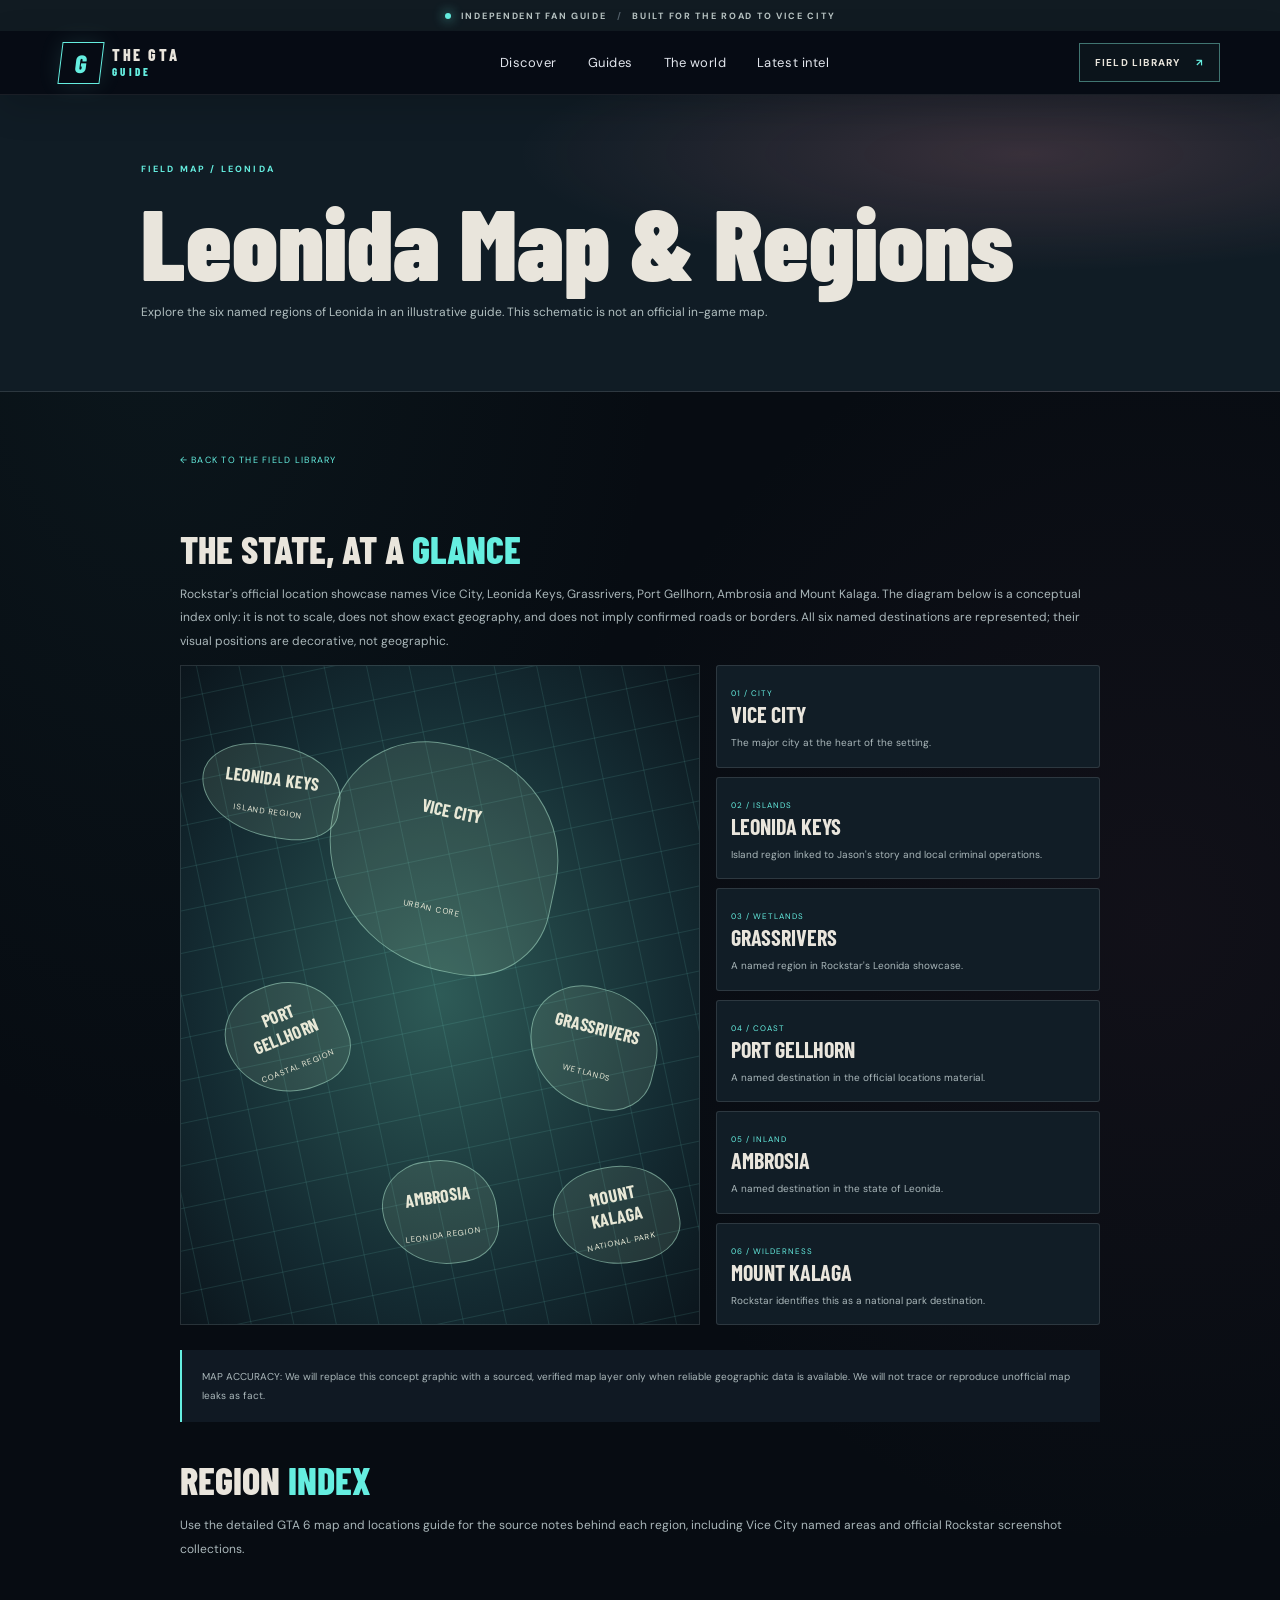
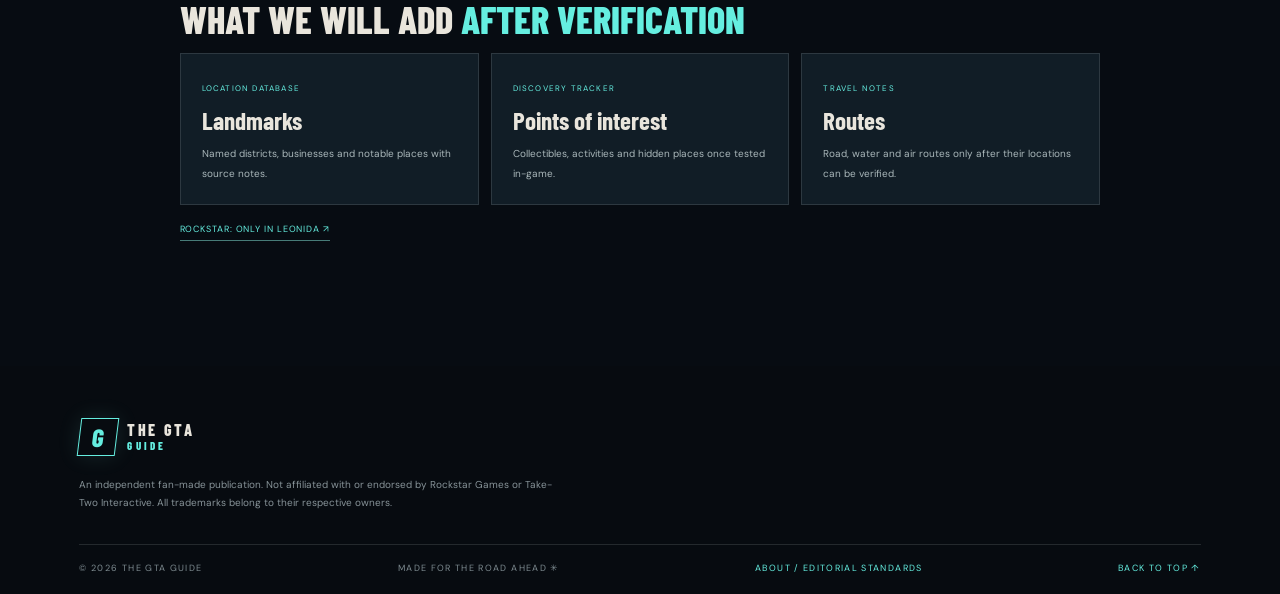
<file: map.html>
<!doctype html><html lang="en"><head><meta charset="utf-8"><meta name="viewport" content="width=device-width,initial-scale=1"><meta name="theme-color" content="#080d13"><meta name="description" content="Explore the six named regions of Leonida in an illustrative guide. This schematic is not an official in-game map."><link rel="canonical" href="https://thegtaguide.fyi/map.html"><title>Leonida Map & Regions — The GTA Guide</title><link rel="preconnect" href="https://fonts.googleapis.com"><link rel="preconnect" href="https://fonts.gstatic.com" crossorigin><link href="https://fonts.googleapis.com/css2?family=Barlow+Condensed:wght@500;600;700;800;900&family=DM+Sans:wght@400;500;600;700&display=swap" rel="stylesheet"><link rel="stylesheet" href="styles.css"><style>
.article-hero{padding:68px 11% 55px;background:radial-gradient(ellipse at 80% 20%,rgba(240,138,155,.18),transparent 35%),#101c25;border-bottom:1px solid var(--line)}.article-hero h1{font:900 clamp(58px,8vw,100px)/.85 var(--display);margin:24px 0 17px}.article-hero p{max-width:650px;color:#b1bfc0;font-size:12px;line-height:1.9}.article-wrap{max-width:1100px;margin:auto;padding:55px 7% 90px}.article-wrap h2{font:800 38px/.95 var(--display);margin:40px 0 16px}.article-wrap h2 em{color:var(--cyan);font-style:normal}.article-wrap p,.article-wrap li{color:#aab7ba;font-size:12px;line-height:1.95}.backline{display:inline-block;color:var(--cyan);font-size:9px;letter-spacing:.14em;margin-bottom:25px}.notice{padding:17px 20px;background:#101923;border-left:2px solid var(--cyan);color:#aab7ba;font-size:10px;line-height:1.9;margin:25px 0}.source-list{display:flex;flex-wrap:wrap;gap:12px;margin:18px 0 35px}.source-list a{color:var(--cyan);font-size:9px;letter-spacing:.1em;border-bottom:1px solid #477c78;padding-bottom:5px}.tiles{display:grid;grid-template-columns:repeat(3,1fr);gap:12px}.tile{background:#111d26;border:1px solid var(--line);padding:21px}.tile small{font-size:8px;letter-spacing:.15em;color:var(--cyan)}.tile h3{font:700 25px var(--display);margin:9px 0}.tile p{font-size:10px;margin:0}.map-layout{display:grid;grid-template-columns:1.15fr .85fr;gap:16px}.schematic{min-height:430px;position:relative;overflow:hidden;border:1px solid var(--line);background:radial-gradient(ellipse at 50% 50%,#2e5b57,#142b32 65%,#0b151c)}.schematic:before{content:"";position:absolute;inset:0;background:linear-gradient(rgba(119,226,210,.12) 1px,transparent 1px),linear-gradient(90deg,rgba(119,226,210,.12) 1px,transparent 1px);background-size:32px 32px;transform:rotate(-12deg) scale(1.3)}.land{position:absolute;border:1px solid rgba(173,231,208,.5);background:rgba(185,219,180,.12);border-radius:45% 55% 37% 63%;display:grid;place-items:center;text-align:center;font:700 18px var(--display);color:#e8e8d6;padding:12px}.land span{display:block;font:8px var(--body);letter-spacing:.1em}.l1{width:45%;height:34%;left:28%;top:12%;transform:rotate(12deg)}.l2{width:23%;height:17%;left:9%;top:48%;transform:rotate(-22deg)}.l3{width:25%;height:18%;right:8%;top:49%;transform:rotate(14deg)}.l4{width:22%;height:16%;left:39%;bottom:9%;transform:rotate(-8deg)}.l5{width:27%;height:14%;left:4%;top:12%;transform:rotate(8deg)}.l6{width:24%;height:15%;right:4%;bottom:9%;transform:rotate(-12deg)}@media(max-width:700px){.map-layout{grid-template-columns:1fr}.schematic{min-height:380px}.land{font-size:14px}.land span{font-size:7px}}.map-side{display:grid;gap:9px}.region{background:#111d26;border:1px solid var(--line);padding:14px}.region strong{font:700 22px var(--display);display:block}.region small{color:var(--cyan);font-size:8px;letter-spacing:.13em}.region p{font-size:10px;margin:6px 0 0}.searchbar{width:100%;background:#101923;color:var(--paper);border:1px solid #43545b;padding:15px 17px;font:12px var(--body);outline:none}.searchbar:focus{border-color:var(--cyan)}.filter-row{display:flex;flex-wrap:wrap;gap:8px;margin:14px 0 25px}.filter-row button{background:#101923;color:#b7c3c4;border:1px solid var(--line);padding:9px 13px;font:700 9px var(--body);letter-spacing:.1em;cursor:pointer}.filter-row button.active{background:var(--cyan);color:#081216}.directory{display:grid;grid-template-columns:repeat(3,1fr);gap:10px}.entry{background:#111d26;border:1px solid var(--line);padding:17px}.entry[hidden]{display:none}.entry small{color:var(--cyan);font-size:8px;letter-spacing:.14em}.entry h3{font:700 23px var(--display);margin:8px 0 5px}.entry p{font-size:10px;margin:0}.checklist{display:grid;grid-template-columns:repeat(2,1fr);gap:9px}.check{display:flex;gap:11px;align-items:flex-start;padding:13px;background:#111d26;border:1px solid var(--line);color:#b5c1c2;font-size:11px;line-height:1.6}.check input{accent-color:#77e2d2;margin-top:3px}.progress{font-size:10px;color:var(--cyan);margin:12px 0}.dispatch{padding:23px 0;border-bottom:1px solid var(--line);display:grid;grid-template-columns:125px 1fr;gap:20px}.dispatch time{color:var(--cyan);font-size:9px;letter-spacing:.13em}.dispatch h3{font:700 26px var(--display);margin:0 0 7px}.dispatch p{margin:0}.dispatch a{color:var(--cyan);font-size:9px}
@media(max-width:700px){.article-hero{padding:55px 7%}.article-wrap{padding:40px 6% 70px}.tiles,.directory{grid-template-columns:1fr}.map-layout{grid-template-columns:1fr}.schematic{min-height:350px}.checklist{grid-template-columns:1fr}.dispatch{grid-template-columns:1fr;gap:6px}}
</style>  <link rel="icon" type="image/svg+xml" href="favicon.svg">
  <meta property="og:type" content="website">
  <meta property="og:site_name" content="The GTA Guide">
  <meta property="og:title" content="Leonida Map & Regions — The GTA Guide">
  <meta name="robots" content="index,follow,max-image-preview:large">
  <script type="application/ld+json">{"@context":"https://schema.org","@type":"WebPage","name":"Leonida Map & Regions — The GTA Guide","url":"https://thegtaguide.fyi/map.html","description":"An illustrative, unofficial guide to the named regions of Leonida in Grand Theft Auto VI.","isPartOf":{"@type":"WebSite","name":"The GTA Guide","url":"https://thegtaguide.fyi/"},"about":{"@type":"VideoGame","name":"Grand Theft Auto VI","url":"https://www.rockstargames.com/VI"}}</script>
</head><body><div class="announcement"><span class="pulse"></span> INDEPENDENT FAN GUIDE <span class="announcement-divider">/</span> BUILT FOR THE ROAD TO VICE CITY</div><header class="site-header"><a class="brand" href="index.html"><span class="brand-mark">G</span><span class="brand-copy">THE GTA<span>GUIDE</span></span></a><button class="menu-toggle" aria-label="Toggle menu" aria-expanded="false"><i></i><i></i></button><nav class="main-nav"><a href="index.html#discover">Discover</a><a href="guides.html">Guides</a><a href="map.html">The world</a><a href="news.html">Latest intel</a></nav><a class="header-cta" href="guides.html">FIELD LIBRARY <span>↗</span></a></header><main><section class="article-hero"><div class="section-kicker">FIELD MAP / LEONIDA</div><h1>Leonida Map & Regions</h1><p>Explore the six named regions of Leonida in an illustrative guide. This schematic is not an official in-game map.</p></section><article class="article-wrap"><a class="backline" href="guides.html">← BACK TO THE FIELD LIBRARY</a>
<h2>THE STATE, AT A <em>GLANCE</em></h2><p>Rockstar's official location showcase names Vice City, Leonida Keys, Grassrivers, Port Gellhorn, Ambrosia and Mount Kalaga. The diagram below is a conceptual index only: it is not to scale, does not show exact geography, and does not imply confirmed roads or borders. All six named destinations are represented; their visual positions are decorative, not geographic.</p>
<div class="map-layout"><div class="schematic" role="img" aria-label="Illustrative, not-to-scale schematic showing six named Leonida regions"><div class="land l1">VICE CITY<span>URBAN CORE</span></div><div class="land l2">PORT GELLHORN<span>COASTAL REGION</span></div><div class="land l3">GRASSRIVERS<span>WETLANDS</span></div><div class="land l4">AMBROSIA<span>LEONIDA REGION</span></div><div class="land l5">LEONIDA KEYS<span>ISLAND REGION</span></div><div class="land l6">MOUNT KALAGA<span>NATIONAL PARK</span></div></div><div class="map-side"><div class="region"><small>01 / CITY</small><strong>VICE CITY</strong><p>The major city at the heart of the setting.</p></div><div class="region"><small>02 / ISLANDS</small><strong>LEONIDA KEYS</strong><p>Island region linked to Jason's story and local criminal operations.</p></div><div class="region"><small>03 / WETLANDS</small><strong>GRASSRIVERS</strong><p>A named region in Rockstar's Leonida showcase.</p></div><div class="region"><small>04 / COAST</small><strong>PORT GELLHORN</strong><p>A named destination in the official locations material.</p></div><div class="region"><small>05 / INLAND</small><strong>AMBROSIA</strong><p>A named destination in the state of Leonida.</p></div><div class="region"><small>06 / WILDERNESS</small><strong>MOUNT KALAGA</strong><p>Rockstar identifies this as a national park destination.</p></div></div></div>
<div class="notice">MAP ACCURACY: We will replace this concept graphic with a sourced, verified map layer only when reliable geographic data is available. We will not trace or reproduce unofficial map leaks as fact.</div>
<h2>REGION <em>INDEX</em></h2><p>Use the detailed <a href="locations.html">GTA 6 map and locations guide</a> for the source notes behind each region, including Vice City named areas and official Rockstar screenshot collections.</p><h2>WHAT WE WILL ADD <em>AFTER VERIFICATION</em></h2><div class="tiles"><div class="tile"><small>LOCATION DATABASE</small><h3>Landmarks</h3><p>Named districts, businesses and notable places with source notes.</p></div><div class="tile"><small>DISCOVERY TRACKER</small><h3>Points of interest</h3><p>Collectibles, activities and hidden places once tested in-game.</p></div><div class="tile"><small>TRAVEL NOTES</small><h3>Routes</h3><p>Road, water and air routes only after their locations can be verified.</p></div></div>
<div class="source-list"><a href="https://www.rockstargames.com/VI/only-in-leonida" target="_blank" rel="noopener">ROCKSTAR: ONLY IN LEONIDA ↗</a></div></article></main><footer class="site-footer"><a class="brand footer-brand" href="index.html"><span class="brand-mark">G</span><span class="brand-copy">THE GTA<span>GUIDE</span></span></a><p>An independent fan-made publication. Not affiliated with or endorsed by Rockstar Games or Take-Two Interactive. All trademarks belong to their respective owners.</p><div class="footer-bottom"><span>© <span id="year"></span> THE GTA GUIDE</span><span>MADE FOR THE ROAD AHEAD ✳</span><a href="about.html">ABOUT / EDITORIAL STANDARDS</a><a href="#">BACK TO TOP ↑</a></div></footer><script src="app.js"></script></body></html>
</file>
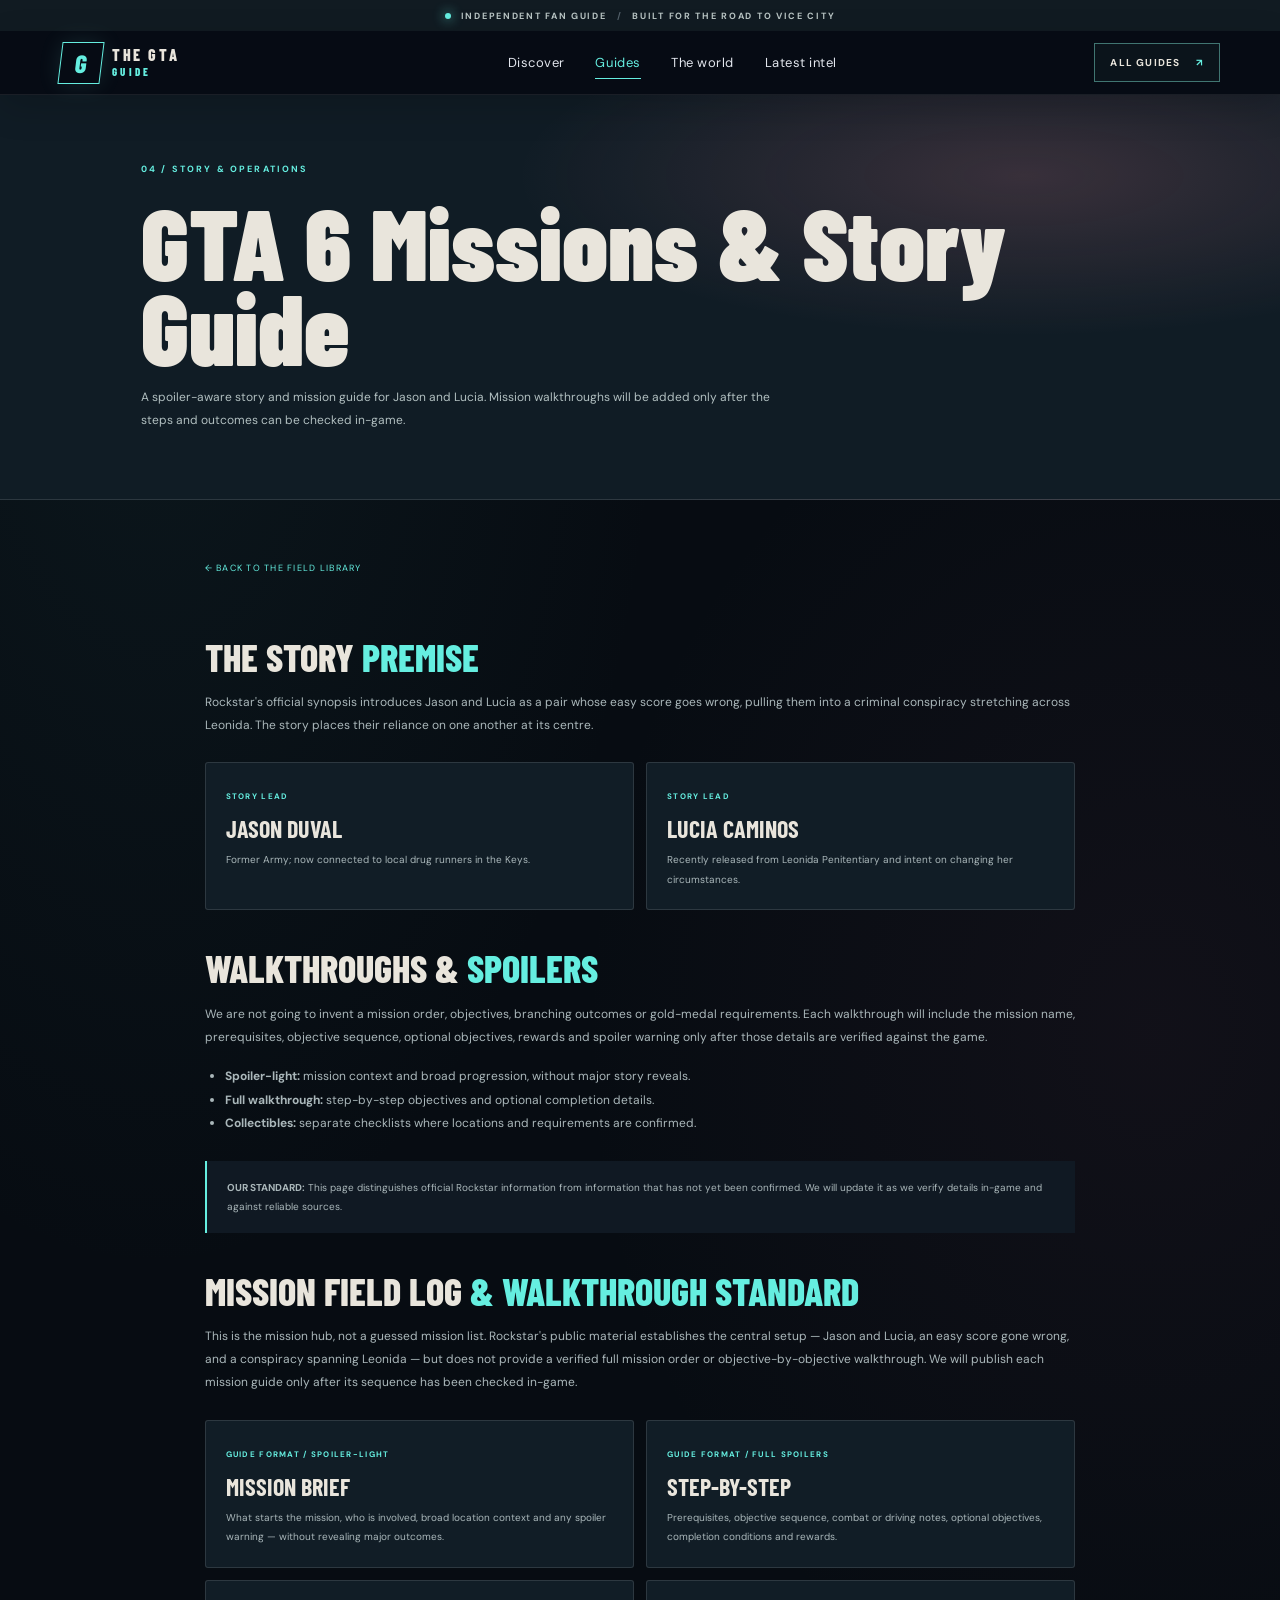
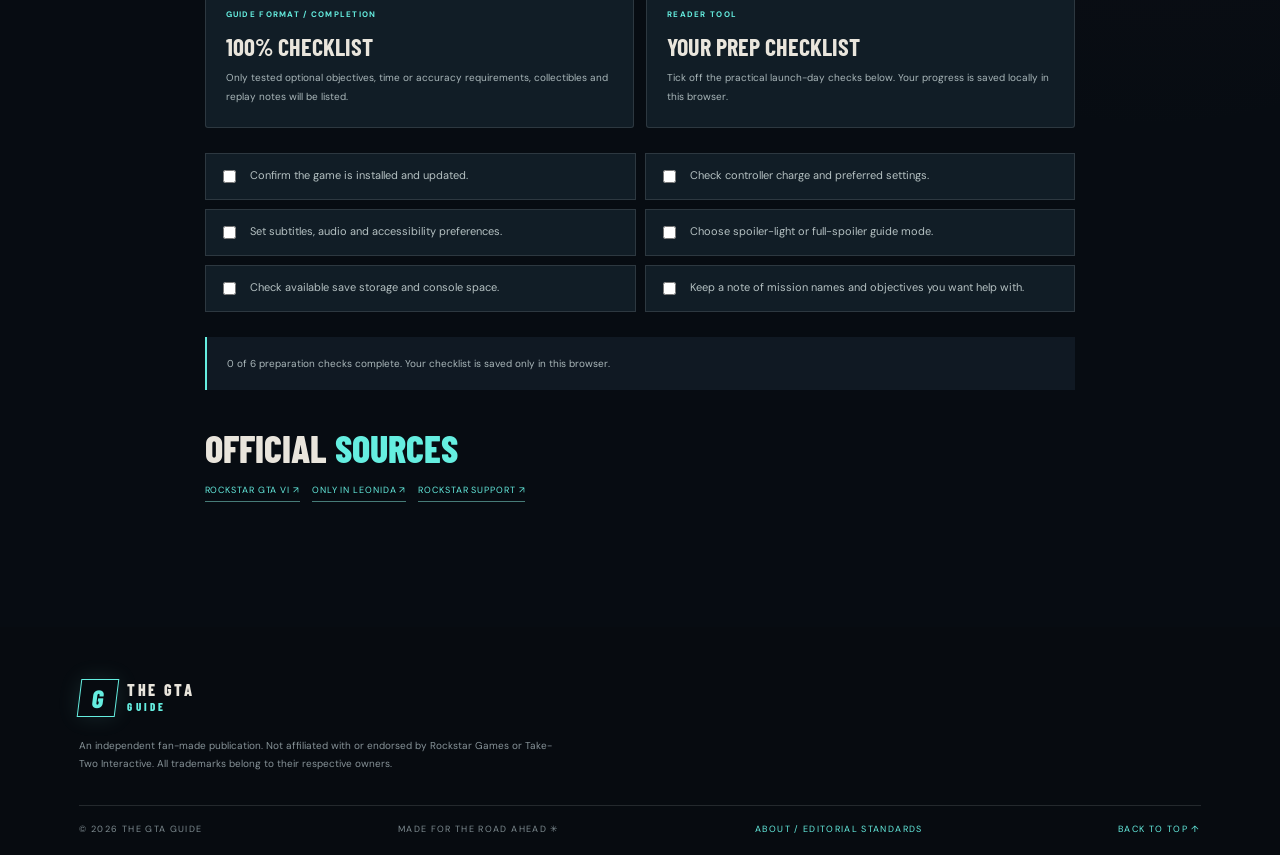
<file: missions.html>
<!doctype html>
<html lang="en"><head><meta charset="utf-8"><meta name="viewport" content="width=device-width,initial-scale=1"><meta name="theme-color" content="#080d13"><meta name="description" content="A spoiler-aware story and mission guide for Jason and Lucia. Mission walkthroughs will be added only after the steps and outcomes can be checked in-game."><title>GTA 6 Missions & Story Guide — The GTA Guide</title><link rel="preconnect" href="https://fonts.googleapis.com"><link rel="preconnect" href="https://fonts.gstatic.com" crossorigin><link href="https://fonts.googleapis.com/css2?family=Barlow+Condensed:wght@500;600;700;800;900&family=DM+Sans:wght@400;500;600;700&display=swap" rel="stylesheet"><link rel="stylesheet" href="styles.css"><style>
.article-hero{padding:68px 11% 55px;background:radial-gradient(ellipse at 80% 20%,rgba(240,138,155,.18),transparent 35%),#101c25;border-bottom:1px solid var(--line)}.article-hero h1{font:900 clamp(58px,8vw,100px)/.85 var(--display);margin:24px 0 17px}.article-hero p{max-width:650px;color:#b1bfc0;font-size:12px;line-height:1.9}.article-wrap{max-width:1050px;margin:auto;padding:55px 7% 90px}.article-wrap h2{font:800 38px/.95 var(--display);margin:40px 0 16px}.article-wrap h2 em{color:var(--cyan);font-style:normal}.article-wrap p,.article-wrap li{color:#aab7ba;font-size:12px;line-height:1.95}.article-wrap ul{padding-left:20px}.data-grid{display:grid;grid-template-columns:repeat(2,1fr);gap:12px;margin:25px 0}.data-card{background:#111d26;border:1px solid var(--line);padding:20px}.data-card small{color:var(--cyan);font-size:8px;letter-spacing:.16em;font-weight:700}.data-card h3{font:700 24px var(--display);margin:10px 0 7px}.data-card p{margin:0;font-size:10px}.notice{padding:17px 20px;background:#101923;border-left:2px solid var(--cyan);color:#aab7ba;font-size:10px;line-height:1.9;margin:25px 0}.source-list{display:flex;flex-wrap:wrap;gap:12px;margin:18px 0 35px}.source-list a{color:var(--cyan);font-size:9px;letter-spacing:.1em;border-bottom:1px solid #477c78;padding-bottom:5px}.backline{display:inline-block;color:var(--cyan);font-size:9px;letter-spacing:.14em;margin-bottom:25px}@media(max-width:620px){.article-hero{padding:55px 7%}.article-wrap{padding:40px 6% 70px}.data-grid{grid-template-columns:1fr}.article-wrap h2{font-size:34px}}
.checklist{display:grid;grid-template-columns:repeat(2,1fr);gap:9px;margin:20px 0}.check{display:flex;gap:11px;align-items:flex-start;padding:13px;background:#111d26;border:1px solid var(--line);color:#b5c1c2;font-size:11px;line-height:1.6}.check input{accent-color:#77e2d2;margin-top:3px}.progress{font-size:10px;color:var(--cyan);margin:12px 0}.data-card{border-radius:3px}@media(max-width:620px){.checklist{grid-template-columns:1fr}}
</style>  <link rel="icon" type="image/svg+xml" href="favicon.svg">
  <meta property="og:type" content="website">
  <meta property="og:site_name" content="The GTA Guide">
  <meta property="og:title" content="GTA 6 Missions & Story Guide — The GTA Guide">
  <meta property="og:description" content="A spoiler-aware story and mission guide for Jason and Lucia. Mission walkthroughs will be added only after the steps and outcomes can be checked in-game.">
  <link rel="canonical" href="https://thegtaguide.fyi/missions.html">
  <meta name="robots" content="index,follow,max-image-preview:large">
  <meta name="twitter:card" content="summary_large_image">
  <script type="application/ld+json">{"@context":"https://schema.org","@type":"WebPage","name":"Missions — The GTA Guide","url":"https://thegtaguide.fyi/missions.html","isPartOf":{"@type":"WebSite","name":"The GTA Guide","url":"https://thegtaguide.fyi/"}}</script>
</head><body><div class="announcement"><span class="pulse"></span> INDEPENDENT FAN GUIDE <span class="announcement-divider">/</span> BUILT FOR THE ROAD TO VICE CITY</div><header class="site-header"><a class="brand" href="index.html"><span class="brand-mark">G</span><span class="brand-copy">THE GTA<span>GUIDE</span></span></a><button class="menu-toggle" aria-label="Toggle menu" aria-expanded="false"><i></i><i></i></button><nav class="main-nav"><a href="index.html#discover">Discover</a><a class="active" href="guides.html">Guides</a><a href="locations.html">The world</a><a href="index.html#intel">Latest intel</a></nav><a class="header-cta" href="guides.html">ALL GUIDES <span>↗</span></a></header><main><section class="article-hero"><div class="section-kicker">04 / STORY & OPERATIONS</div><h1>GTA 6 Missions & Story Guide</h1><p>A spoiler-aware story and mission guide for Jason and Lucia. Mission walkthroughs will be added only after the steps and outcomes can be checked in-game.</p></section><article class="article-wrap"><a class="backline" href="guides.html">← BACK TO THE FIELD LIBRARY</a>
<h2>THE STORY <em>PREMISE</em></h2><p>Rockstar's official synopsis introduces Jason and Lucia as a pair whose easy score goes wrong, pulling them into a criminal conspiracy stretching across Leonida. The story places their reliance on one another at its centre.</p>
<div class="data-grid"><div class="data-card"><small>STORY LEAD</small><h3>JASON DUVAL</h3><p>Former Army; now connected to local drug runners in the Keys.</p></div><div class="data-card"><small>STORY LEAD</small><h3>LUCIA CAMINOS</h3><p>Recently released from Leonida Penitentiary and intent on changing her circumstances.</p></div></div>
<h2>WALKTHROUGHS & <em>SPOILERS</em></h2><p>We are not going to invent a mission order, objectives, branching outcomes or gold-medal requirements. Each walkthrough will include the mission name, prerequisites, objective sequence, optional objectives, rewards and spoiler warning only after those details are verified against the game.</p><ul><li><strong>Spoiler-light:</strong> mission context and broad progression, without major story reveals.</li><li><strong>Full walkthrough:</strong> step-by-step objectives and optional completion details.</li><li><strong>Collectibles:</strong> separate checklists where locations and requirements are confirmed.</li></ul><div class="notice"><strong>OUR STANDARD:</strong> This page distinguishes official Rockstar information from information that has not yet been confirmed. We will update it as we verify details in-game and against reliable sources.</div>
<h2>MISSION FIELD LOG <em>& WALKTHROUGH STANDARD</em></h2>
<p>This is the mission hub, not a guessed mission list. Rockstar's public material establishes the central setup — Jason and Lucia, an easy score gone wrong, and a conspiracy spanning Leonida — but does not provide a verified full mission order or objective-by-objective walkthrough. We will publish each mission guide only after its sequence has been checked in-game.</p>
<div class="data-grid">
<div class="data-card"><small>GUIDE FORMAT / SPOILER-LIGHT</small><h3>MISSION BRIEF</h3><p>What starts the mission, who is involved, broad location context and any spoiler warning — without revealing major outcomes.</p></div>
<div class="data-card"><small>GUIDE FORMAT / FULL SPOILERS</small><h3>STEP-BY-STEP</h3><p>Prerequisites, objective sequence, combat or driving notes, optional objectives, completion conditions and rewards.</p></div>
<div class="data-card"><small>GUIDE FORMAT / COMPLETION</small><h3>100% CHECKLIST</h3><p>Only tested optional objectives, time or accuracy requirements, collectibles and replay notes will be listed.</p></div>
<div class="data-card"><small>READER TOOL</small><h3>YOUR PREP CHECKLIST</h3><p>Tick off the practical launch-day checks below. Your progress is saved locally in this browser.</p></div>
</div>
<div class="checklist" id="mission-prep">
<label class="check"><input type="checkbox" data-save="mission-storage"> Confirm the game is installed and updated.</label>
<label class="check"><input type="checkbox" data-save="mission-controller"> Check controller charge and preferred settings.</label>
<label class="check"><input type="checkbox" data-save="mission-audio"> Set subtitles, audio and accessibility preferences.</label>
<label class="check"><input type="checkbox" data-save="mission-spoilers"> Choose spoiler-light or full-spoiler guide mode.</label>
<label class="check"><input type="checkbox" data-save="mission-save"> Check available save storage and console space.</label>
<label class="check"><input type="checkbox" data-save="mission-notes"> Keep a note of mission names and objectives you want help with.</label>
</div>
<div class="notice" id="mission-progress" aria-live="polite">0 of 6 preparation checks complete. Your checklist is saved only in this browser.</div>
<script>
(()=>{const boxes=[...document.querySelectorAll('#mission-prep input[data-save]')],out=document.getElementById('mission-progress');if(!boxes.length||!out)return;boxes.forEach(b=>{try{b.checked=localStorage.getItem('gtag-guide-'+b.dataset.save)==='1'}catch(e){};b.addEventListener('change',()=>{try{localStorage.setItem('gtag-guide-'+b.dataset.save,b.checked?'1':'0')}catch(e){};render()})});function render(){const n=boxes.filter(b=>b.checked).length;out.textContent=n+' of '+boxes.length+' preparation checks complete. Your checklist is saved only in this browser.'}render()})();
</script>
<h2>OFFICIAL <em>SOURCES</em></h2><div class="source-list"><a href="https://www.rockstargames.com/VI" target="_blank" rel="noopener">ROCKSTAR GTA VI ↗</a><a href="https://www.rockstargames.com/VI/only-in-leonida" target="_blank" rel="noopener">ONLY IN LEONIDA ↗</a><a href="https://support.rockstargames.com/" target="_blank" rel="noopener">ROCKSTAR SUPPORT ↗</a></div></article></main><footer class="site-footer"><a class="brand footer-brand" href="index.html"><span class="brand-mark">G</span><span class="brand-copy">THE GTA<span>GUIDE</span></span></a><p>An independent fan-made publication. Not affiliated with or endorsed by Rockstar Games or Take-Two Interactive. All trademarks belong to their respective owners.</p><div class="footer-bottom"><span>© <span id="year"></span> THE GTA GUIDE</span><span>MADE FOR THE ROAD AHEAD ✳</span><a href="about.html">ABOUT / EDITORIAL STANDARDS</a><a href="#">BACK TO TOP ↑</a></div></footer><script src="app.js"></script></body></html>
</file>
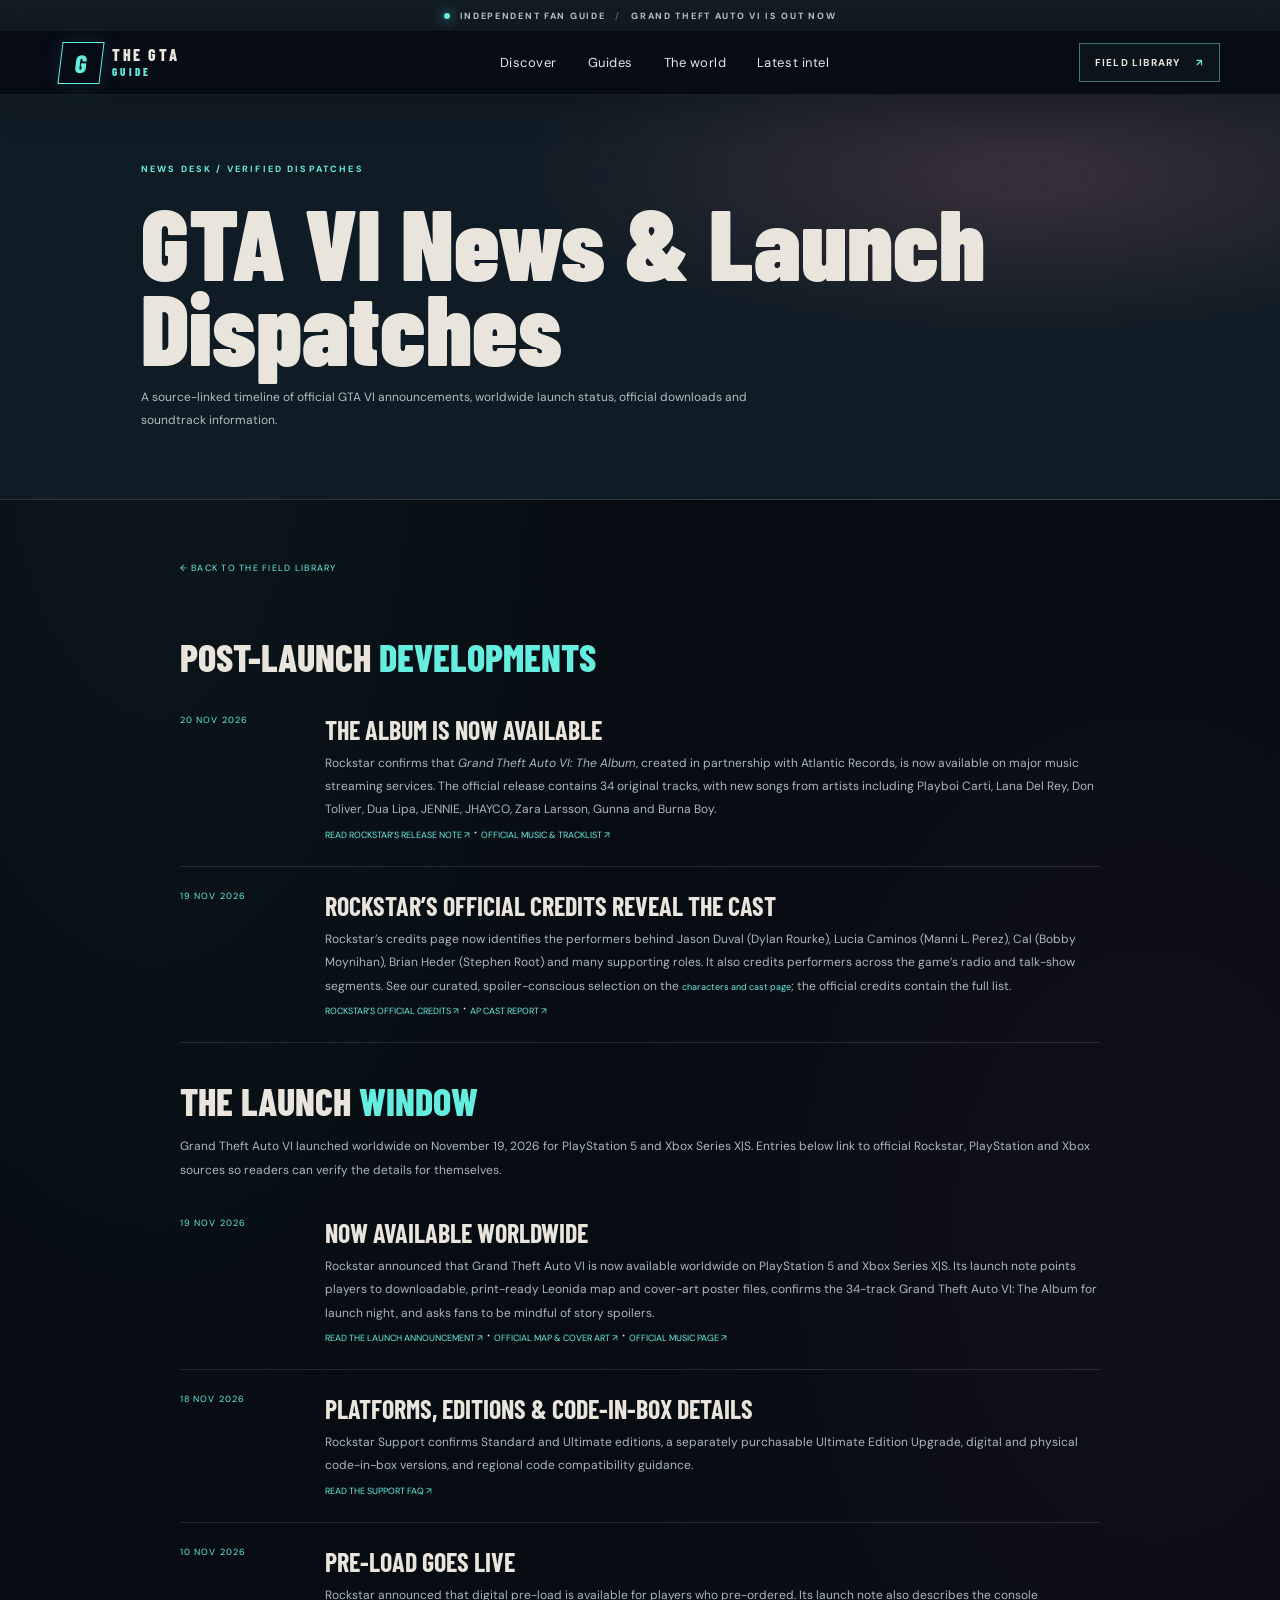
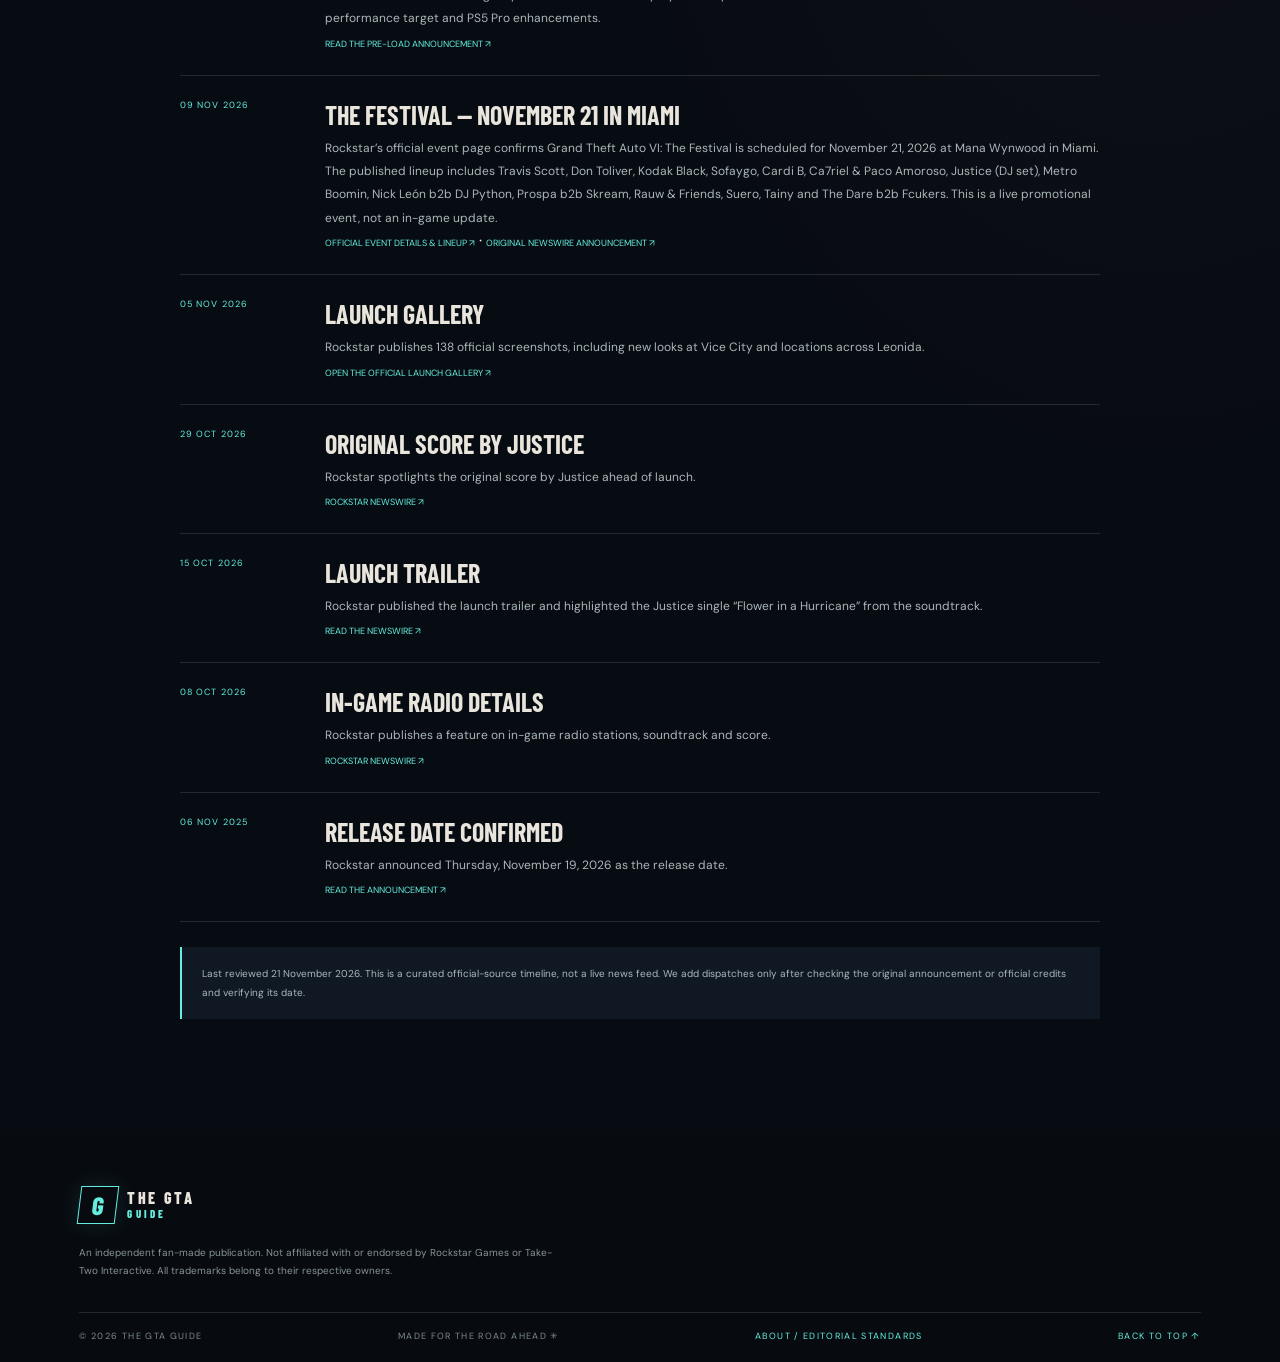
<file: news.html>
<!doctype html><html lang="en"><head><meta charset="utf-8"><meta name="viewport" content="width=device-width,initial-scale=1"><meta name="theme-color" content="#080d13"><meta name="description" content="Source-linked GTA VI news covering Rockstar’s official cast credits, soundtrack release, launch status, festival details and verified announcements."><link rel="canonical" href="https://thegtaguide.fyi/news.html"><title>GTA VI News & Launch Dispatches — The GTA Guide</title><link rel="preconnect" href="https://fonts.googleapis.com"><link rel="preconnect" href="https://fonts.gstatic.com" crossorigin><link href="https://fonts.googleapis.com/css2?family=Barlow+Condensed:wght@500;600;700;800;900&family=DM+Sans:wght@400;500;600;700&display=swap" rel="stylesheet"><link rel="stylesheet" href="styles.css"><style>
.article-hero{padding:68px 11% 55px;background:radial-gradient(ellipse at 80% 20%,rgba(240,138,155,.18),transparent 35%),#101c25;border-bottom:1px solid var(--line)}.article-hero h1{font:900 clamp(58px,8vw,100px)/.85 var(--display);margin:24px 0 17px}.article-hero p{max-width:650px;color:#b1bfc0;font-size:12px;line-height:1.9}.article-wrap{max-width:1100px;margin:auto;padding:55px 7% 90px}.article-wrap h2{font:800 38px/.95 var(--display);margin:40px 0 16px}.article-wrap h2 em{color:var(--cyan);font-style:normal}.article-wrap p,.article-wrap li{color:#aab7ba;font-size:12px;line-height:1.95}.backline{display:inline-block;color:var(--cyan);font-size:9px;letter-spacing:.14em;margin-bottom:25px}.notice{padding:17px 20px;background:#101923;border-left:2px solid var(--cyan);color:#aab7ba;font-size:10px;line-height:1.9;margin:25px 0}.source-list{display:flex;flex-wrap:wrap;gap:12px;margin:18px 0 35px}.source-list a{color:var(--cyan);font-size:9px;letter-spacing:.1em;border-bottom:1px solid #477c78;padding-bottom:5px}.tiles{display:grid;grid-template-columns:repeat(3,1fr);gap:12px}.tile{background:#111d26;border:1px solid var(--line);padding:21px}.tile small{font-size:8px;letter-spacing:.15em;color:var(--cyan)}.tile h3{font:700 25px var(--display);margin:9px 0}.tile p{font-size:10px;margin:0}.map-layout{display:grid;grid-template-columns:1.15fr .85fr;gap:16px}.schematic{min-height:430px;position:relative;overflow:hidden;border:1px solid var(--line);background:radial-gradient(ellipse at 50% 50%,#2e5b57,#142b32 65%,#0b151c)}.schematic:before{content:"";position:absolute;inset:0;background:linear-gradient(rgba(119,226,210,.12) 1px,transparent 1px),linear-gradient(90deg,rgba(119,226,210,.12) 1px,transparent 1px);background-size:32px 32px;transform:rotate(-12deg) scale(1.3)}.land{position:absolute;border:1px solid rgba(173,231,208,.5);background:rgba(185,219,180,.12);border-radius:45% 55% 37% 63%;display:grid;place-items:center;text-align:center;font:700 18px var(--display);color:#e8e8d6;padding:12px}.land span{display:block;font:8px var(--body);letter-spacing:.1em}.l1{width:45%;height:34%;left:28%;top:12%;transform:rotate(12deg)}.l2{width:23%;height:17%;left:9%;top:48%;transform:rotate(-22deg)}.l3{width:25%;height:18%;right:8%;top:49%;transform:rotate(14deg)}.l4{width:22%;height:16%;left:39%;bottom:9%;transform:rotate(-8deg)}.map-side{display:grid;gap:9px}.region{background:#111d26;border:1px solid var(--line);padding:14px}.region strong{font:700 22px var(--display);display:block}.region small{color:var(--cyan);font-size:8px;letter-spacing:.13em}.region p{font-size:10px;margin:6px 0 0}.searchbar{width:100%;background:#101923;color:var(--paper);border:1px solid #43545b;padding:15px 17px;font:12px var(--body);outline:none}.searchbar:focus{border-color:var(--cyan)}.filter-row{display:flex;flex-wrap:wrap;gap:8px;margin:14px 0 25px}.filter-row button{background:#101923;color:#b7c3c4;border:1px solid var(--line);padding:9px 13px;font:700 9px var(--body);letter-spacing:.1em;cursor:pointer}.filter-row button.active{background:var(--cyan);color:#081216}.directory{display:grid;grid-template-columns:repeat(3,1fr);gap:10px}.entry{background:#111d26;border:1px solid var(--line);padding:17px}.entry[hidden]{display:none}.entry small{color:var(--cyan);font-size:8px;letter-spacing:.14em}.entry h3{font:700 23px var(--display);margin:8px 0 5px}.entry p{font-size:10px;margin:0}.checklist{display:grid;grid-template-columns:repeat(2,1fr);gap:9px}.check{display:flex;gap:11px;align-items:flex-start;padding:13px;background:#111d26;border:1px solid var(--line);color:#b5c1c2;font-size:11px;line-height:1.6}.check input{accent-color:#77e2d2;margin-top:3px}.progress{font-size:10px;color:var(--cyan);margin:12px 0}.dispatch{padding:23px 0;border-bottom:1px solid var(--line);display:grid;grid-template-columns:125px 1fr;gap:20px}.dispatch time{color:var(--cyan);font-size:9px;letter-spacing:.13em}.dispatch h3{font:700 26px var(--display);margin:0 0 7px}.dispatch p{margin:0}.dispatch a{color:var(--cyan);font-size:9px}
@media(max-width:700px){.article-hero{padding:55px 7%}.article-wrap{padding:40px 6% 70px}.tiles,.directory{grid-template-columns:1fr}.map-layout{grid-template-columns:1fr}.schematic{min-height:350px}.checklist{grid-template-columns:1fr}.dispatch{grid-template-columns:1fr;gap:6px}}
</style>  <link rel="icon" type="image/svg+xml" href="favicon.svg">
  <meta property="og:type" content="website">
  <meta property="og:site_name" content="The GTA Guide">
  <meta property="og:title" content="GTA VI News & Launch Dispatches — The GTA Guide">
  <script type="application/ld+json">{"@context":"https://schema.org","@type":"CollectionPage","name":"GTA VI News & Launch Dispatches","url":"https://thegtaguide.fyi/news.html","description":"A curated timeline of official Grand Theft Auto VI announcements, cast credits, soundtrack release, launch information and official media links.","isPartOf":{"@type":"WebSite","name":"The GTA Guide","url":"https://thegtaguide.fyi/"},"about":{"@type":"VideoGame","name":"Grand Theft Auto VI","url":"https://www.rockstargames.com/VI"},"mainEntity":{"@type":"ItemList","itemListOrder":"https://schema.org/ItemListOrderDescending","numberOfItems":11,"itemListElement":[{"@type":"ListItem","position":1,"name":"The Album Now Available — November 20, 2026","url":"https://www.rockstargames.com/newswire/article/k4a8955a93o747/grand-theft-auto-vi-the-album-now-available"},{"@type":"ListItem","position":2,"name":"Official Cast Credits Published — November 19, 2026","url":"https://www.rockstargames.com/VI/credits"},{"@type":"ListItem","position":3,"name":"Now Available Worldwide — November 19, 2026","url":"https://www.rockstargames.com/VI"},{"@type":"ListItem","position":4,"name":"Platforms, Editions & Code-in-Box Details — November 18, 2026","url":"https://support.rockstargames.com/articles/4QfG4FmZCf5W1gS8jy4UVT/grand-theft-auto-vi-platform-editions-and-versions"},{"@type":"ListItem","position":5,"name":"Pre-load Goes Live — November 10, 2026","url":"https://www.rockstargames.com/newswire/article/89834o94713o21/pre-load-grand-theft-auto-vi-now"},{"@type":"ListItem","position":6,"name":"The Festival — November 9, 2026","url":"https://www.rockstargames.com/newswire?tag=vi"},{"@type":"ListItem","position":7,"name":"Launch Gallery — November 5, 2026","url":"https://www.rockstargames.com/VI/launch-gallery"},{"@type":"ListItem","position":8,"name":"Original Score by Justice — October 29, 2026","url":"https://www.rockstargames.com/newswire/?tag=vi"},{"@type":"ListItem","position":9,"name":"Launch Trailer — October 15, 2026","url":"https://www.rockstargames.com/newswire/article/517572321a549a/watch-the-grand-theft-auto-vi-launch-trailer"},{"@type":"ListItem","position":10,"name":"In-game Radio Details — October 8, 2026","url":"https://www.rockstargames.com/newswire/?tag=vi"},{"@type":"ListItem","position":11,"name":"Release Date Confirmed — November 6, 2025","url":"https://www.rockstargames.com/newswire/article/ak3ak31a49a221/grand-theft-auto-vi-is-now-set-to-launch-november-19-2026"}]}}</script>
</head><body><div class="announcement"><span class="pulse"></span> INDEPENDENT FAN GUIDE <span class="announcement-divider">/</span> GRAND THEFT AUTO VI IS OUT NOW</div><header class="site-header"><a class="brand" href="index.html"><span class="brand-mark">G</span><span class="brand-copy">THE GTA<span>GUIDE</span></span></a><button class="menu-toggle" aria-label="Toggle menu" aria-expanded="false"><i></i><i></i></button><nav class="main-nav"><a href="index.html#discover">Discover</a><a href="guides.html">Guides</a><a href="map.html">The world</a><a href="news.html">Latest intel</a></nav><a class="header-cta" href="guides.html">FIELD LIBRARY <span>↗</span></a></header><main><section class="article-hero"><div class="section-kicker">NEWS DESK / VERIFIED DISPATCHES</div><h1>GTA VI News & Launch Dispatches</h1><p>A source-linked timeline of official GTA VI announcements, worldwide launch status, official downloads and soundtrack information.</p></section><article class="article-wrap"><a class="backline" href="guides.html">← BACK TO THE FIELD LIBRARY</a>
<h2>POST-LAUNCH <em>DEVELOPMENTS</em></h2>
<div class="dispatch" id="album"><time datetime="2026-11-20">20 NOV 2026</time><div><h3>THE ALBUM IS NOW AVAILABLE</h3><p>Rockstar confirms that <em>Grand Theft Auto VI: The Album</em>, created in partnership with Atlantic Records, is now available on major music streaming services. The official release contains 34 original tracks, with new songs from artists including Playboi Carti, Lana Del Rey, Don Toliver, Dua Lipa, JENNIE, JHAYCO, Zara Larsson, Gunna and Burna Boy.</p><a href="https://www.rockstargames.com/newswire/article/k4a8955a93o747/grand-theft-auto-vi-the-album-now-available" target="_blank" rel="noopener">READ ROCKSTAR’S RELEASE NOTE ↗</a> · <a href="https://www.rockstargames.com/VI/music" target="_blank" rel="noopener">OFFICIAL MUSIC & TRACKLIST ↗</a></div></div>
<div class="dispatch" id="credits"><time datetime="2026-11-19">19 NOV 2026</time><div><h3>ROCKSTAR’S OFFICIAL CREDITS REVEAL THE CAST</h3><p>Rockstar’s credits page now identifies the performers behind Jason Duval (Dylan Rourke), Lucia Caminos (Manni L. Perez), Cal (Bobby Moynihan), Brian Heder (Stephen Root) and many supporting roles. It also credits performers across the game’s radio and talk-show segments. See our curated, spoiler-conscious selection on the <a href="characters.html#cast">characters and cast page</a>; the official credits contain the full list.</p><a href="https://www.rockstargames.com/VI/credits" target="_blank" rel="noopener">ROCKSTAR’S OFFICIAL CREDITS ↗</a> · <a href="https://apnews.com/article/grand-theft-auto-6-actors-0ef831c452fe3a3fd4909ea7069ec118" target="_blank" rel="noopener">AP CAST REPORT ↗</a></div></div>
<h2>THE LAUNCH <em>WINDOW</em></h2><p>Grand Theft Auto VI launched worldwide on November 19, 2026 for PlayStation 5 and Xbox Series X|S. Entries below link to official Rockstar, PlayStation and Xbox sources so readers can verify the details for themselves.</p>
<div class="dispatch" id="launch-day"><time datetime="2026-11-19">19 NOV 2026</time><div><h3>NOW AVAILABLE WORLDWIDE</h3><p>Rockstar announced that Grand Theft Auto VI is now available worldwide on PlayStation 5 and Xbox Series X|S. Its launch note points players to downloadable, print-ready Leonida map and cover-art poster files, confirms the 34-track Grand Theft Auto VI: The Album for launch night, and asks fans to be mindful of story spoilers.</p><a href="https://www.rockstargames.com/newswire/article/39akk424a9oo53/grand-theft-auto-vi-now-available" target="_blank" rel="noopener">READ THE LAUNCH ANNOUNCEMENT ↗</a> · <a href="https://www.rockstargames.com/VI/media" target="_blank" rel="noopener">OFFICIAL MAP & COVER ART ↗</a> · <a href="https://www.rockstargames.com/VI/music" target="_blank" rel="noopener">OFFICIAL MUSIC PAGE ↗</a></div></div>
<div class="dispatch"><time>18 NOV 2026</time><div><h3>PLATFORMS, EDITIONS & CODE-IN-BOX DETAILS</h3><p>Rockstar Support confirms Standard and Ultimate editions, a separately purchasable Ultimate Edition Upgrade, digital and physical code-in-box versions, and regional code compatibility guidance.</p><a href="https://support.rockstargames.com/articles/4QfG4FmZCf5W1gS8jy4UVT/grand-theft-auto-vi-platform-editions-and-versions" target="_blank" rel="noopener">READ THE SUPPORT FAQ ↗</a></div></div>
<div class="dispatch"><time>10 NOV 2026</time><div><h3>PRE-LOAD GOES LIVE</h3><p>Rockstar announced that digital pre-load is available for players who pre-ordered. Its launch note also describes the console performance target and PS5 Pro enhancements.</p><a href="https://www.rockstargames.com/newswire/article/89834o94713o21/pre-load-grand-theft-auto-vi-now" target="_blank" rel="noopener">READ THE PRE-LOAD ANNOUNCEMENT ↗</a></div></div>
<div class="dispatch" id="festival"><time datetime="2026-11-09">09 NOV 2026</time><div><h3>THE FESTIVAL — NOVEMBER 21 IN MIAMI</h3><p>Rockstar’s official event page confirms Grand Theft Auto VI: The Festival is scheduled for November 21, 2026 at Mana Wynwood in Miami. The published lineup includes Travis Scott, Don Toliver, Kodak Black, Sofaygo, Cardi B, Ca7riel & Paco Amoroso, Justice (DJ set), Metro Boomin, Nick León b2b DJ Python, Prospa b2b Skream, Rauw & Friends, Suero, Tainy and The Dare b2b Fcukers. This is a live promotional event, not an in-game update.</p><a href="https://www.rockstargames.com/VI/gtavi-thefestival" target="_blank" rel="noopener">OFFICIAL EVENT DETAILS & LINEUP ↗</a> · <a href="https://www.rockstargames.com/newswire/article/o39o87a435a25a/grand-theft-auto-vi-the-festival" target="_blank" rel="noopener">ORIGINAL NEWSWIRE ANNOUNCEMENT ↗</a></div></div><div class="dispatch"><time datetime="2026-11-05">05 NOV 2026</time><div><h3>LAUNCH GALLERY</h3><p>Rockstar publishes 138 official screenshots, including new looks at Vice City and locations across Leonida.</p><a href="https://www.rockstargames.com/VI/launch-gallery" target="_blank" rel="noopener">OPEN THE OFFICIAL LAUNCH GALLERY ↗</a></div></div>
<div class="dispatch"><time datetime="2026-10-29">29 OCT 2026</time><div><h3>ORIGINAL SCORE BY JUSTICE</h3><p>Rockstar spotlights the original score by Justice ahead of launch.</p><a href="https://www.rockstargames.com/newswire/?tag=vi" target="_blank" rel="noopener">ROCKSTAR NEWSWIRE ↗</a></div></div><div class="dispatch"><time datetime="2026-10-15">15 OCT 2026</time><div><h3>LAUNCH TRAILER</h3><p>Rockstar published the launch trailer and highlighted the Justice single “Flower in a Hurricane” from the soundtrack.</p><a href="https://www.rockstargames.com/newswire/article/517572321a549a/watch-the-grand-theft-auto-vi-launch-trailer" target="_blank" rel="noopener">READ THE NEWSWIRE ↗</a></div></div>
<div class="dispatch"><time datetime="2026-10-08">08 OCT 2026</time><div><h3>IN-GAME RADIO DETAILS</h3><p>Rockstar publishes a feature on in-game radio stations, soundtrack and score.</p><a href="https://www.rockstargames.com/newswire/?tag=vi" target="_blank" rel="noopener">ROCKSTAR NEWSWIRE ↗</a></div></div><div class="dispatch"><time datetime="2025-11-06">06 NOV 2025</time><div><h3>RELEASE DATE CONFIRMED</h3><p>Rockstar announced Thursday, November 19, 2026 as the release date.</p><a href="https://www.rockstargames.com/newswire/article/ak3ak31a49a221/grand-theft-auto-vi-is-now-set-to-launch-november-19-2026" target="_blank" rel="noopener">READ THE ANNOUNCEMENT ↗</a></div></div>
<div class="notice">Last reviewed 21 November 2026. This is a curated official-source timeline, not a live news feed. We add dispatches only after checking the original announcement or official credits and verifying its date.</div></article></main><footer class="site-footer"><a class="brand footer-brand" href="index.html"><span class="brand-mark">G</span><span class="brand-copy">THE GTA<span>GUIDE</span></span></a><p>An independent fan-made publication. Not affiliated with or endorsed by Rockstar Games or Take-Two Interactive. All trademarks belong to their respective owners.</p><div class="footer-bottom"><span>© <span id="year"></span> THE GTA GUIDE</span><span>MADE FOR THE ROAD AHEAD ✳</span><a href="about.html">ABOUT / EDITORIAL STANDARDS</a><a href="#">BACK TO TOP ↑</a></div></footer><script src="app.js"></script></body></html>
</file>
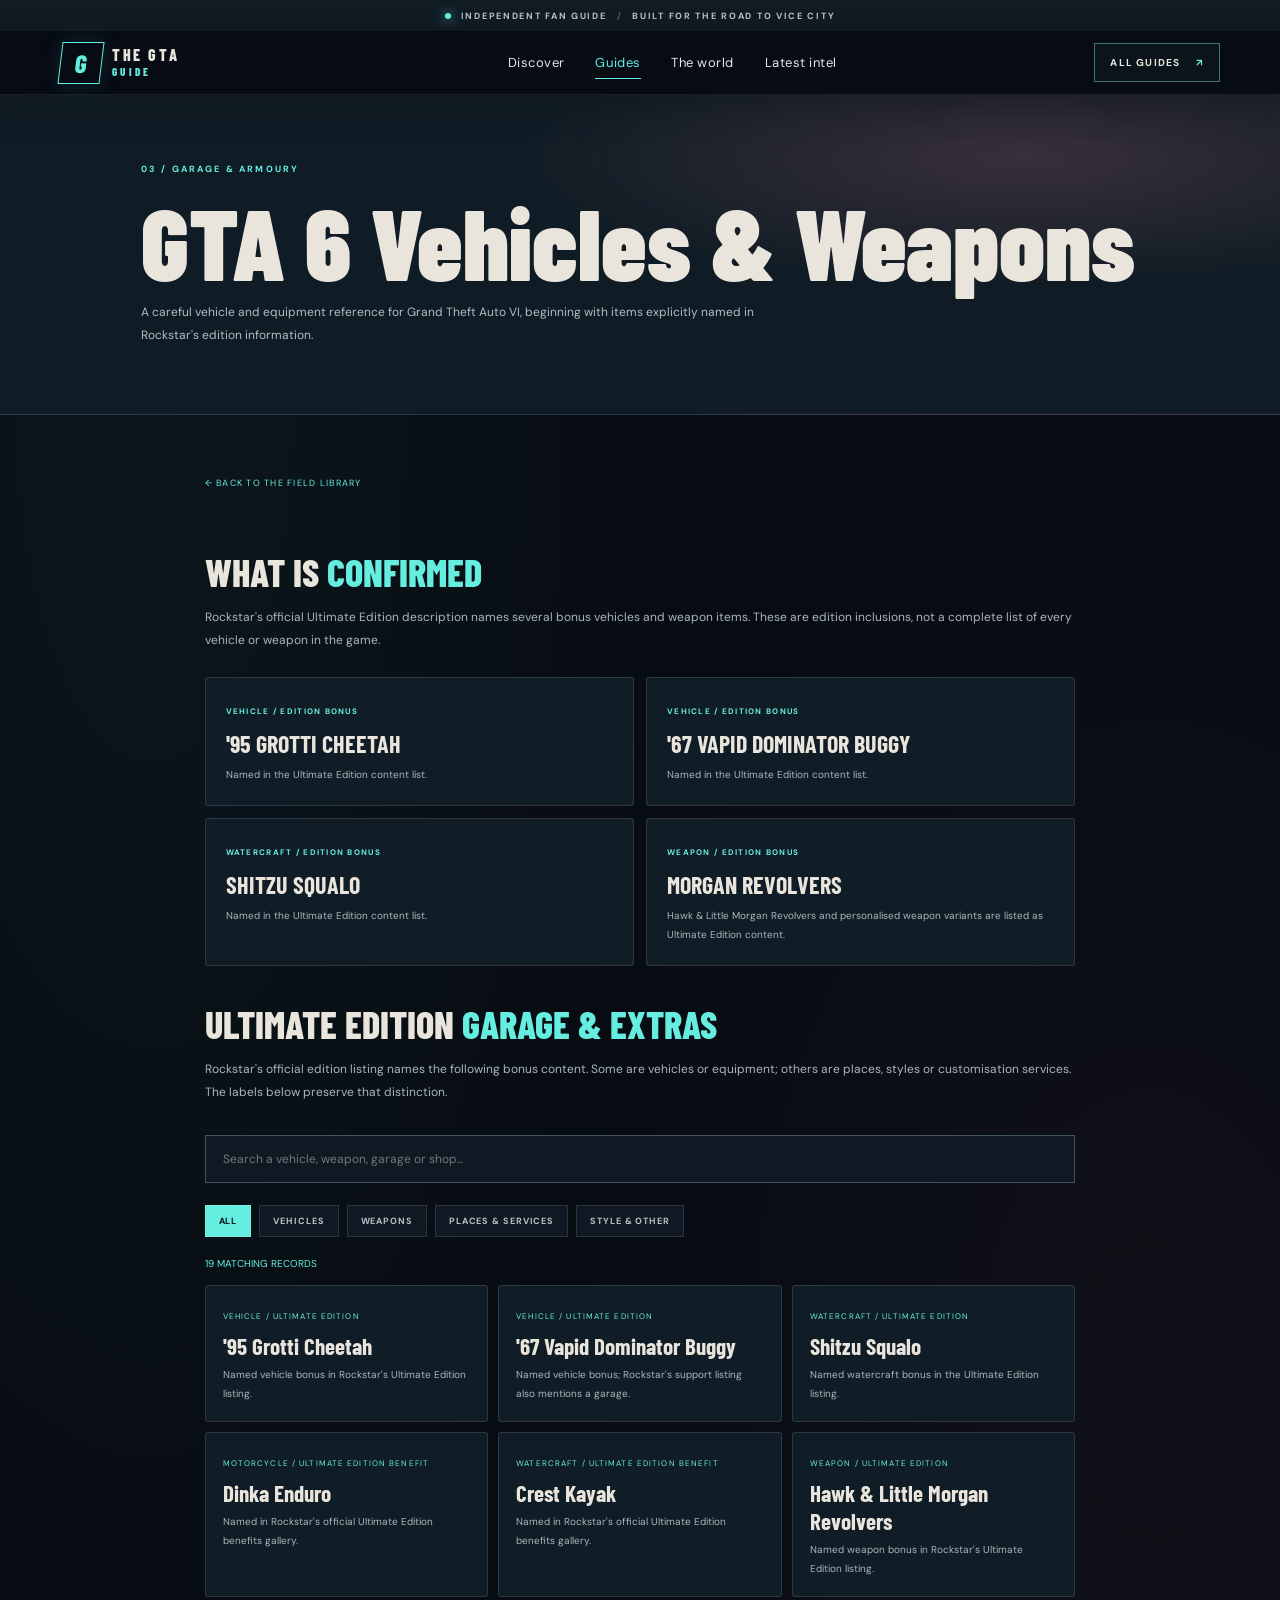
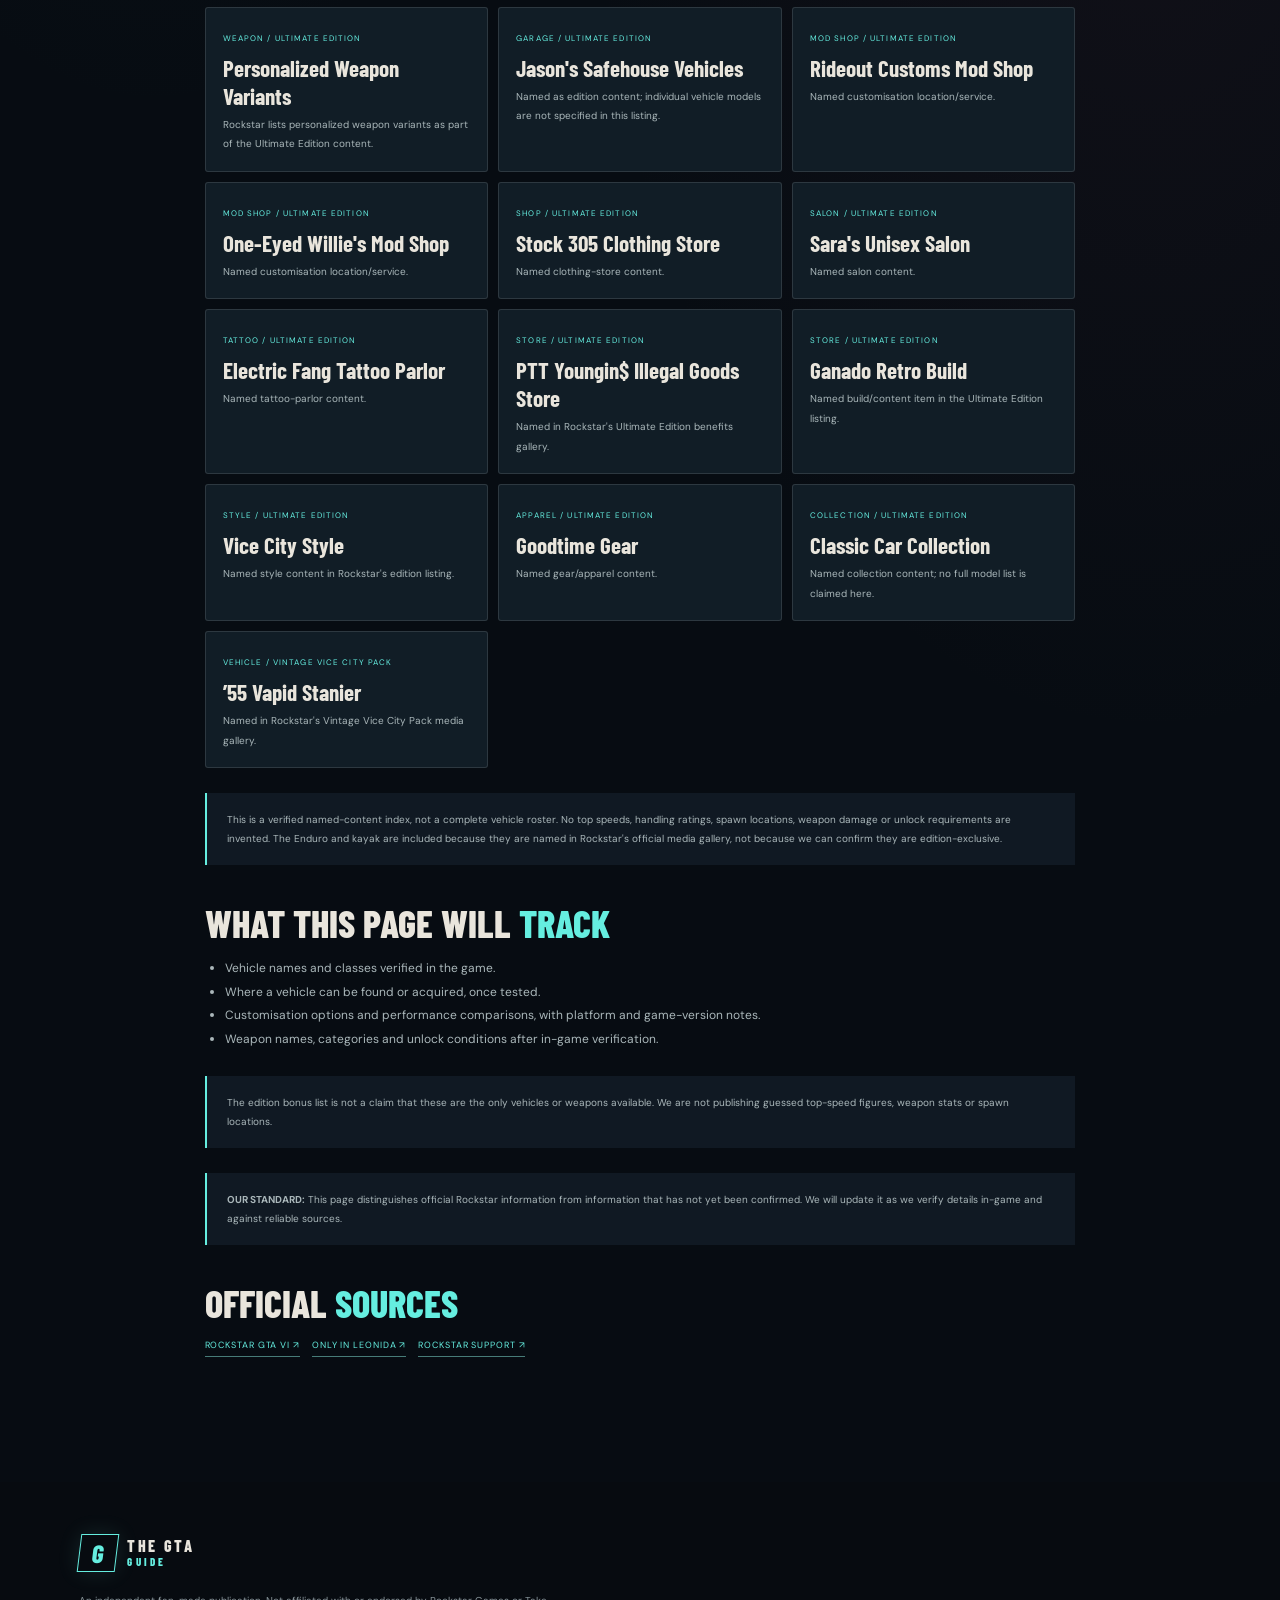
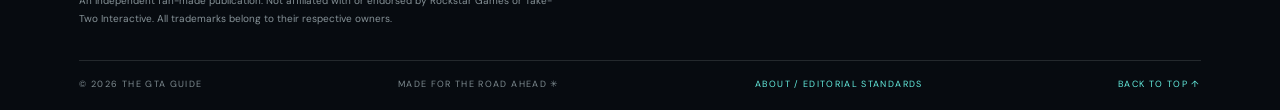
<file: vehicles.html>
<!doctype html>
<html lang="en"><head><meta charset="utf-8"><meta name="viewport" content="width=device-width,initial-scale=1"><meta name="theme-color" content="#080d13"><meta name="description" content="A careful vehicle and equipment reference for Grand Theft Auto VI, beginning with items explicitly named in Rockstar's edition information."><title>GTA 6 Vehicles & Weapons — The GTA Guide</title><link rel="preconnect" href="https://fonts.googleapis.com"><link rel="preconnect" href="https://fonts.gstatic.com" crossorigin><link href="https://fonts.googleapis.com/css2?family=Barlow+Condensed:wght@500;600;700;800;900&family=DM+Sans:wght@400;500;600;700&display=swap" rel="stylesheet"><link rel="stylesheet" href="styles.css"><style>
.article-hero{padding:68px 11% 55px;background:radial-gradient(ellipse at 80% 20%,rgba(240,138,155,.18),transparent 35%),#101c25;border-bottom:1px solid var(--line)}.article-hero h1{font:900 clamp(58px,8vw,100px)/.85 var(--display);margin:24px 0 17px}.article-hero p{max-width:650px;color:#b1bfc0;font-size:12px;line-height:1.9}.article-wrap{max-width:1050px;margin:auto;padding:55px 7% 90px}.article-wrap h2{font:800 38px/.95 var(--display);margin:40px 0 16px}.article-wrap h2 em{color:var(--cyan);font-style:normal}.article-wrap p,.article-wrap li{color:#aab7ba;font-size:12px;line-height:1.95}.article-wrap ul{padding-left:20px}.data-grid{display:grid;grid-template-columns:repeat(2,1fr);gap:12px;margin:25px 0}.data-card{background:#111d26;border:1px solid var(--line);padding:20px}.data-card small{color:var(--cyan);font-size:8px;letter-spacing:.16em;font-weight:700}.data-card h3{font:700 24px var(--display);margin:10px 0 7px}.data-card p{margin:0;font-size:10px}.notice{padding:17px 20px;background:#101923;border-left:2px solid var(--cyan);color:#aab7ba;font-size:10px;line-height:1.9;margin:25px 0}.source-list{display:flex;flex-wrap:wrap;gap:12px;margin:18px 0 35px}.source-list a{color:var(--cyan);font-size:9px;letter-spacing:.1em;border-bottom:1px solid #477c78;padding-bottom:5px}.backline{display:inline-block;color:var(--cyan);font-size:9px;letter-spacing:.14em;margin-bottom:25px}@media(max-width:620px){.article-hero{padding:55px 7%}.article-wrap{padding:40px 6% 70px}.data-grid{grid-template-columns:1fr}.article-wrap h2{font-size:34px}}
.searchbar{width:100%;background:#101923;color:var(--paper);border:1px solid #43545b;padding:15px 17px;font:12px var(--body);outline:none;margin:18px 0 12px}.searchbar:focus{border-color:var(--cyan)}.filter-row{display:flex;flex-wrap:wrap;gap:8px;margin:10px 0 20px}.filter-row button{background:#101923;color:#b7c3c4;border:1px solid var(--line);padding:9px 13px;font:700 9px var(--body);letter-spacing:.1em;cursor:pointer}.filter-row button.active{background:var(--cyan);color:#081216}.directory{display:grid;grid-template-columns:repeat(3,1fr);gap:10px;margin:15px 0 25px}.entry{background:#111d26;border:1px solid var(--line);padding:17px}.entry[hidden]{display:none}.entry small{color:var(--cyan);font-size:8px;letter-spacing:.14em}.entry h3{font:700 23px var(--display);margin:8px 0 5px}.entry p{font-size:10px;margin:0}.progress{font-size:10px;color:var(--cyan);margin:12px 0}@media(max-width:700px){.directory{grid-template-columns:1fr}}
</style>  <link rel="icon" type="image/svg+xml" href="favicon.svg">
  <meta property="og:type" content="website">
  <meta property="og:site_name" content="The GTA Guide">
  <meta property="og:title" content="GTA 6 Vehicles & Weapons — The GTA Guide">
  <meta property="og:description" content="A careful vehicle and equipment reference for Grand Theft Auto VI, beginning with items explicitly named in Rockstar's edition information.">
  <link rel="canonical" href="https://thegtaguide.fyi/vehicles.html">
  <meta name="robots" content="index,follow,max-image-preview:large">
  <meta name="twitter:card" content="summary_large_image">
  <script type="application/ld+json">{"@context":"https://schema.org","@type":"WebPage","name":"Vehicles — The GTA Guide","url":"https://thegtaguide.fyi/vehicles.html","isPartOf":{"@type":"WebSite","name":"The GTA Guide","url":"https://thegtaguide.fyi/"}}</script>
</head><body><div class="announcement"><span class="pulse"></span> INDEPENDENT FAN GUIDE <span class="announcement-divider">/</span> BUILT FOR THE ROAD TO VICE CITY</div><header class="site-header"><a class="brand" href="index.html"><span class="brand-mark">G</span><span class="brand-copy">THE GTA<span>GUIDE</span></span></a><button class="menu-toggle" aria-label="Toggle menu" aria-expanded="false"><i></i><i></i></button><nav class="main-nav"><a href="index.html#discover">Discover</a><a class="active" href="guides.html">Guides</a><a href="locations.html">The world</a><a href="index.html#intel">Latest intel</a></nav><a class="header-cta" href="guides.html">ALL GUIDES <span>↗</span></a></header><main><section class="article-hero"><div class="section-kicker">03 / GARAGE & ARMOURY</div><h1>GTA 6 Vehicles & Weapons</h1><p>A careful vehicle and equipment reference for Grand Theft Auto VI, beginning with items explicitly named in Rockstar's edition information.</p></section><article class="article-wrap"><a class="backline" href="guides.html">← BACK TO THE FIELD LIBRARY</a>
<h2>WHAT IS <em>CONFIRMED</em></h2><p>Rockstar's official Ultimate Edition description names several bonus vehicles and weapon items. These are edition inclusions, not a complete list of every vehicle or weapon in the game.</p>
<div class="data-grid">
<div class="data-card"><small>VEHICLE / EDITION BONUS</small><h3>'95 GROTTI CHEETAH</h3><p>Named in the Ultimate Edition content list.</p></div>
<div class="data-card"><small>VEHICLE / EDITION BONUS</small><h3>'67 VAPID DOMINATOR BUGGY</h3><p>Named in the Ultimate Edition content list.</p></div>
<div class="data-card"><small>WATERCRAFT / EDITION BONUS</small><h3>SHITZU SQUALO</h3><p>Named in the Ultimate Edition content list.</p></div>
<div class="data-card"><small>WEAPON / EDITION BONUS</small><h3>MORGAN REVOLVERS</h3><p>Hawk & Little Morgan Revolvers and personalised weapon variants are listed as Ultimate Edition content.</p></div></div>

<h2>ULTIMATE EDITION <em>GARAGE & EXTRAS</em></h2>
<p>Rockstar's official edition listing names the following bonus content. Some are vehicles or equipment; others are places, styles or customisation services. The labels below preserve that distinction.</p>
<input id="vehicle-search" class="searchbar" type="search" placeholder="Search a vehicle, weapon, garage or shop..." aria-label="Search vehicle and edition database">
<div class="filter-row" role="group" aria-label="Filter edition content"><button class="active" data-vfilter="all">ALL</button><button data-vfilter="vehicle">VEHICLES</button><button data-vfilter="weapon">WEAPONS</button><button data-vfilter="place">PLACES & SERVICES</button><button data-vfilter="style">STYLE & OTHER</button></div>
<div class="progress" id="vehicle-count" aria-live="polite"></div>
<div class="directory" id="vehicle-directory">
<div class="entry" data-vtype="vehicle"><small>VEHICLE / ULTIMATE EDITION</small><h3>'95 Grotti Cheetah</h3><p>Named vehicle bonus in Rockstar's Ultimate Edition listing.</p></div>
<div class="entry" data-vtype="vehicle"><small>VEHICLE / ULTIMATE EDITION</small><h3>'67 Vapid Dominator Buggy</h3><p>Named vehicle bonus; Rockstar's support listing also mentions a garage.</p></div>
<div class="entry" data-vtype="vehicle"><small>WATERCRAFT / ULTIMATE EDITION</small><h3>Shitzu Squalo</h3><p>Named watercraft bonus in the Ultimate Edition listing.</p></div>
<div class="entry" data-vtype="vehicle"><small>MOTORCYCLE / ULTIMATE EDITION BENEFIT</small><h3>Dinka Enduro</h3><p>Named in Rockstar's official Ultimate Edition benefits gallery.</p></div>
<div class="entry" data-vtype="vehicle"><small>WATERCRAFT / ULTIMATE EDITION BENEFIT</small><h3>Crest Kayak</h3><p>Named in Rockstar's official Ultimate Edition benefits gallery.</p></div>
<div class="entry" data-vtype="weapon"><small>WEAPON / ULTIMATE EDITION</small><h3>Hawk & Little Morgan Revolvers</h3><p>Named weapon bonus in Rockstar's Ultimate Edition listing.</p></div>
<div class="entry" data-vtype="weapon"><small>WEAPON / ULTIMATE EDITION</small><h3>Personalized Weapon Variants</h3><p>Rockstar lists personalized weapon variants as part of the Ultimate Edition content.</p></div>
<div class="entry" data-vtype="place"><small>GARAGE / ULTIMATE EDITION</small><h3>Jason's Safehouse Vehicles</h3><p>Named as edition content; individual vehicle models are not specified in this listing.</p></div>
<div class="entry" data-vtype="place"><small>MOD SHOP / ULTIMATE EDITION</small><h3>Rideout Customs Mod Shop</h3><p>Named customisation location/service.</p></div>
<div class="entry" data-vtype="place"><small>MOD SHOP / ULTIMATE EDITION</small><h3>One-Eyed Willie's Mod Shop</h3><p>Named customisation location/service.</p></div>
<div class="entry" data-vtype="place"><small>SHOP / ULTIMATE EDITION</small><h3>Stock 305 Clothing Store</h3><p>Named clothing-store content.</p></div>
<div class="entry" data-vtype="place"><small>SALON / ULTIMATE EDITION</small><h3>Sara's Unisex Salon</h3><p>Named salon content.</p></div>
<div class="entry" data-vtype="place"><small>TATTOO / ULTIMATE EDITION</small><h3>Electric Fang Tattoo Parlor</h3><p>Named tattoo-parlor content.</p></div>
<div class="entry" data-vtype="place"><small>STORE / ULTIMATE EDITION</small><h3>PTT Youngin$ Illegal Goods Store</h3><p>Named in Rockstar's Ultimate Edition benefits gallery.</p></div>
<div class="entry" data-vtype="place"><small>STORE / ULTIMATE EDITION</small><h3>Ganado Retro Build</h3><p>Named build/content item in the Ultimate Edition listing.</p></div>
<div class="entry" data-vtype="style"><small>STYLE / ULTIMATE EDITION</small><h3>Vice City Style</h3><p>Named style content in Rockstar's edition listing.</p></div>
<div class="entry" data-vtype="style"><small>APPAREL / ULTIMATE EDITION</small><h3>Goodtime Gear</h3><p>Named gear/apparel content.</p></div>
<div class="entry" data-vtype="style"><small>COLLECTION / ULTIMATE EDITION</small><h3>Classic Car Collection</h3><p>Named collection content; no full model list is claimed here.</p></div><div class="entry" data-vtype="vehicle"><small>VEHICLE / VINTAGE VICE CITY PACK</small><h3>’55 Vapid Stanier</h3><p>Named in Rockstar's Vintage Vice City Pack media gallery.</p></div>
</div>
<div class="notice">This is a verified named-content index, not a complete vehicle roster. No top speeds, handling ratings, spawn locations, weapon damage or unlock requirements are invented. The Enduro and kayak are included because they are named in Rockstar's official media gallery, not because we can confirm they are edition-exclusive.</div>
<script>
(()=>{const input=document.getElementById('vehicle-search'),cards=[...document.querySelectorAll('#vehicle-directory .entry')],buttons=[...document.querySelectorAll('[data-vfilter]')],count=document.getElementById('vehicle-count');let filter='all';function render(){const q=input.value.trim().toLowerCase();let n=0;cards.forEach(card=>{const ok=(filter==='all'||card.dataset.vtype===filter)&&card.textContent.toLowerCase().includes(q);card.hidden=!ok;if(ok)n++});count.textContent=n+' MATCHING RECORDS';}input.addEventListener('input',render);buttons.forEach(b=>b.addEventListener('click',()=>{filter=b.dataset.vfilter;buttons.forEach(x=>x.classList.toggle('active',x===b));render()}));render()})();
</script>
<h2>WHAT THIS PAGE WILL <em>TRACK</em></h2><ul><li>Vehicle names and classes verified in the game.</li><li>Where a vehicle can be found or acquired, once tested.</li><li>Customisation options and performance comparisons, with platform and game-version notes.</li><li>Weapon names, categories and unlock conditions after in-game verification.</li></ul><div class="notice">The edition bonus list is not a claim that these are the only vehicles or weapons available. We are not publishing guessed top-speed figures, weapon stats or spawn locations.</div><div class="notice"><strong>OUR STANDARD:</strong> This page distinguishes official Rockstar information from information that has not yet been confirmed. We will update it as we verify details in-game and against reliable sources.</div><h2>OFFICIAL <em>SOURCES</em></h2><div class="source-list"><a href="https://www.rockstargames.com/VI" target="_blank" rel="noopener">ROCKSTAR GTA VI ↗</a><a href="https://www.rockstargames.com/VI/only-in-leonida" target="_blank" rel="noopener">ONLY IN LEONIDA ↗</a><a href="https://support.rockstargames.com/" target="_blank" rel="noopener">ROCKSTAR SUPPORT ↗</a></div></article></main><footer class="site-footer"><a class="brand footer-brand" href="index.html"><span class="brand-mark">G</span><span class="brand-copy">THE GTA<span>GUIDE</span></span></a><p>An independent fan-made publication. Not affiliated with or endorsed by Rockstar Games or Take-Two Interactive. All trademarks belong to their respective owners.</p><div class="footer-bottom"><span>© <span id="year"></span> THE GTA GUIDE</span><span>MADE FOR THE ROAD AHEAD ✳</span><a href="about.html">ABOUT / EDITORIAL STANDARDS</a><a href="#">BACK TO TOP ↑</a></div></footer><script src="app.js"></script></body></html>
</file>
<file: styles.css>
:root{--ink:#080d13;--panel:#101923;--paper:#e9e5dc;--muted:#9ca8ad;--cyan:#77e2d2;--pink:#f08a9b;--line:rgba(233,229,220,.16);--display:'Barlow Condensed',Impact,sans-serif;--body:'DM Sans',Arial,sans-serif}*{box-sizing:border-box}html{scroll-behavior:smooth;scroll-padding-top:90px}body{margin:0;background:var(--ink);color:var(--paper);font-family:var(--body);-webkit-font-smoothing:antialiased}a{color:inherit;text-decoration:none}.announcement{height:31px;display:flex;align-items:center;justify-content:center;gap:10px;background:#111b22;color:#b9c5c4;font-size:9px;font-weight:700;letter-spacing:.19em}.pulse,.live-label i{width:6px;height:6px;border-radius:50%;background:var(--cyan);box-shadow:0 0 12px var(--cyan)}.announcement-divider{color:#53616a}.site-header{height:78px;padding:0 6.2%;display:flex;align-items:center;justify-content:space-between;border-bottom:1px solid var(--line);position:sticky;top:0;background:rgba(8,13,19,.92);backdrop-filter:blur(14px);z-index:20}.brand{display:flex;align-items:center;gap:10px}.brand-mark{width:34px;height:34px;border:1px solid var(--cyan);color:var(--cyan);display:grid;place-items:center;font:800 23px var(--display);transform:skew(-7deg)}.brand-copy{font:800 15px var(--display);letter-spacing:.13em;line-height:.92}.brand-copy span{display:block;color:var(--cyan);letter-spacing:.29em;font-size:11px;margin-top:4px}.main-nav{display:flex;gap:35px}.main-nav a{font-size:11px;color:#aab4b7;transition:.2s}.main-nav a:hover,.main-nav a.active{color:var(--cyan)}.header-cta,.button{font-size:10px;font-weight:700;letter-spacing:.12em}.header-cta{border:1px solid #3a4a50;padding:12px 15px}.header-cta span,.button span{color:var(--cyan);margin-left:12px}.menu-toggle{display:none}.hero{min-height:650px;height:min(760px,calc(100vh - 109px));position:relative;overflow:hidden;background:linear-gradient(110deg,#0b1820 0%,#142a32 48%,#283c42 100%)}.hero-art{position:absolute;inset:0;overflow:hidden;background:radial-gradient(ellipse at 72% 25%,rgba(255,174,156,.38),transparent 32%),linear-gradient(180deg,rgba(13,22,28,.05),#091219 96%)}.sun{position:absolute;width:min(39vw,480px);aspect-ratio:1;border-radius:50%;right:15%;top:8%;background:linear-gradient(140deg,#f7b2a1,#df758c 65%,#bd587b);box-shadow:0 0 100px rgba(238,130,148,.16);opacity:.88}.skyline{position:absolute;bottom:17%;right:0;width:68%;height:44%;background:linear-gradient(90deg,transparent,#15252d);clip-path:polygon(0 68%,4% 68%,4% 42%,9% 42%,9% 55%,14% 55%,14% 20%,19% 20%,19% 58%,23% 58%,23% 38%,27% 38%,27% 61%,34% 61%,34% 9%,40% 9%,40% 57%,45% 57%,45% 31%,51% 31%,51% 63%,57% 63%,57% 42%,61% 42%,61% 55%,68% 55%,68% 23%,73% 23%,73% 61%,80% 61%,80% 39%,86% 39%,86% 64%,92% 64%,92% 47%,100% 47%,100% 100%,0 100%)}.skyline-front{height:27%;width:80%;right:-8%;bottom:10%;opacity:.85;filter:brightness(.65);transform:scaleX(1.15)}.road{position:absolute;bottom:-22%;right:5%;width:65%;height:46%;background:linear-gradient(165deg,#273b42,#111c24 70%);clip-path:polygon(43% 0,57% 0,100% 100%,0 100%)}.road-line{position:absolute;bottom:0;right:34%;width:3px;height:27%;background:rgba(245,217,184,.35);transform:skew(-16deg)}.palm{position:absolute;bottom:14%;width:180px;height:430px;opacity:.7}.palm b{position:absolute;bottom:0;left:50%;height:100%;width:8px;background:#0b171b;transform:rotate(8deg);transform-origin:bottom}.palm i{position:absolute;top:0;left:50%;width:190px;height:100px;border-top:7px solid #101c20;border-radius:50%;transform:translateX(-50%)}.palm i:before,.palm i:after{content:'';position:absolute;top:0;left:0;width:180px;height:80px;border-top:6px solid #101c20;border-radius:50%;transform:rotate(40deg)}.palm i:after{transform:rotate(-45deg)}.palm-one{left:52%;transform:scale(.7)}.palm-two{right:2%;transform:scale(1.1)}.hero-grain{position:absolute;inset:0;opacity:.15;background-image:url("data:image/svg+xml,%3Csvg viewBox='0 0 180 180' xmlns='http://www.w3.org/2000/svg'%3E%3Cfilter id='n'%3E%3CfeTurbulence type='fractalNoise' baseFrequency='.8' numOctaves='4' stitchTiles='stitch'/%3E%3C/filter%3E%3Crect width='100%25' height='100%25' filter='url(%23n)' opacity='.25'/%3E%3C/svg%3E")}.hero-content{position:relative;z-index:2;padding:92px 0 0 11%;max-width:650px}.eyebrow,.section-kicker{font-size:9px;letter-spacing:.22em;font-weight:700;color:var(--cyan);display:flex;align-items:center;gap:12px}.eyebrow-line{width:25px;height:1px;background:var(--cyan)}h1,h2,h3,p{margin-top:0}.hero h1{font:900 clamp(76px,10vw,145px)/.78 var(--display);letter-spacing:-.025em;margin:34px 0 28px;text-shadow:0 6px 35px rgba(0,0,0,.18)}h1 em,h2 em{font-style:normal;color:var(--cyan)}.hero-lede{max-width:390px;color:#c0c9c8;font-size:13px;line-height:1.8}.hero-actions{display:flex;align-items:center;gap:28px;margin-top:30px}.button{display:inline-flex;align-items:center;padding:16px 20px;background:var(--cyan);color:#071216;transition:.2s}.button:hover{transform:translateY(-3px);background:#a0f2e6}.button-primary span{color:#071216}.text-link{font-size:9px;letter-spacing:.13em;font-weight:700;color:#d5ddda}.text-link span{color:var(--cyan);margin-left:9px}.hero-side-note{position:absolute;right:5.5%;top:24%;display:flex;flex-direction:column;gap:10px;align-items:center;font:700 9px var(--body);letter-spacing:.18em;color:#d2d5cf;writing-mode:vertical-rl}.vertical-rule{height:60px;width:1px;background:var(--cyan)}.hero-bottom{position:absolute;bottom:26px;left:6.2%;right:6.2%;display:flex;justify-content:space-between;font-size:8px;letter-spacing:.18em;color:#a9b7b8}.hero-bottom b{color:var(--cyan);font-size:15px;margin-left:8px}.ticker{height:49px;background:var(--cyan);color:#0b171a;overflow:hidden;display:flex;align-items:center}.ticker-track{display:flex;align-items:center;justify-content:space-around;gap:38px;min-width:100%;white-space:nowrap;font:800 13px var(--display);letter-spacing:.13em}.ticker-track b{font-size:15px}.section{padding:105px 11%}.intro{background:#0a1118}.intro-heading{display:flex;justify-content:space-between;align-items:end;margin:25px 0 45px}.intro-heading h2,.world-copy h2,.intel-heading h2,.quick-index h2,.closing h2{font:800 clamp(48px,6vw,78px)/.88 var(--display);letter-spacing:-.01em;margin:0}.intro-heading p{max-width:330px;color:var(--muted);font-size:12px;line-height:1.9;margin:0 5% 4px 25px}.guide-grid{display:grid;grid-template-columns:repeat(3,1fr);gap:14px}.guide-card{background:#111c25;border:1px solid rgba(255,255,255,.07);transition:transform .25s,border-color .25s;min-width:0}.guide-card:hover{transform:translateY(-5px);border-color:rgba(119,226,210,.5)}.card-visual{height:205px;position:relative;overflow:hidden;display:grid;place-items:center}.visual-stamp{position:absolute;top:14px;left:16px;font:700 11px var(--display);color:rgba(255,255,255,.75)}.visual-symbol{font:100px var(--display);color:rgba(255,255,255,.75);text-shadow:0 10px 30px rgba(0,0,0,.2)}.visual-label{position:absolute;bottom:13px;left:16px;font-size:8px;letter-spacing:.19em;color:rgba(255,255,255,.75)}.visual-cheats{background:radial-gradient(circle at 65% 35%,#f2b0a0,#9c6378 42%,#263b47 100%)}.visual-missions{background:linear-gradient(130deg,#142c38,#56777a 55%,#d28c82)}.visual-people{background:radial-gradient(circle at 50% 40%,#a65f76,#533d58 50%,#1a2935)}.visual-vehicles{background:linear-gradient(145deg,#233e48,#bb796c 60%,#e1b29a)}.visual-map{background:linear-gradient(140deg,#183b3a,#5e9285 55%,#c4b18b)}.visual-news{background:linear-gradient(145deg,#2b3143,#8a6879 60%,#e5a58d)}.card-info{padding:17px 17px 19px;display:flex;align-items:center;justify-content:space-between;gap:10px}.card-info h3{font:700 22px var(--display);letter-spacing:.04em;margin:0 0 5px}.card-info p{font-size:10px;color:#9ca9ad;line-height:1.6;margin:0;max-width:230px}.card-arrow{color:var(--cyan);font-size:20px}.world-section{display:grid;grid-template-columns:1fr 1fr;min-height:490px;background:#111b23}.world-image{position:relative;overflow:hidden;min-height:490px;background:linear-gradient(145deg,#26464b,#c17b7e 58%,#edb49b)}.world-orb{position:absolute;width:360px;height:360px;border-radius:50%;background:linear-gradient(140deg,#f8c7a4,#d76d87);right:8%;top:10%;box-shadow:0 0 90px rgba(240,138,155,.22)}.world-grid{position:absolute;inset:0;background:linear-gradient(rgba(9,21,27,.18) 1px,transparent 1px),linear-gradient(90deg,rgba(9,21,27,.18) 1px,transparent 1px);background-size:38px 38px;mask-image:linear-gradient(transparent,#000)}.world-coordinate{position:absolute;top:28px;left:32px;font-size:9px;letter-spacing:.16em;line-height:1.7}.world-caption{position:absolute;bottom:35px;left:35px;font:900 60px/.82 var(--display);text-shadow:0 5px 25px rgba(0,0,0,.2)}.world-caption em{font-style:normal;color:#132a30}.world-copy{padding:80px 12% 40px 11%;display:flex;flex-direction:column;align-items:flex-start}.world-copy h2{font-size:clamp(45px,5vw,66px);margin:30px 0 22px}.world-copy p{font-size:12px;line-height:1.95;color:#aab5b7;max-width:420px}.button-outline{border:1px solid #65777a;background:transparent;color:var(--paper);margin-top:12px}.button-outline:hover{background:var(--cyan);color:#071216;border-color:var(--cyan)}.world-footnote{border-top:1px solid var(--line);width:100%;display:flex;justify-content:space-between;margin-top:auto;padding-top:18px;font-size:8px;letter-spacing:.15em;color:#8e9a9d}.intel-section{background:#0a1118}.intel-heading{display:flex;align-items:end;justify-content:space-between;margin:25px 0 40px}.live-label{display:flex;align-items:center;gap:10px;font-size:8px;letter-spacing:.15em;color:#aab5b7}.intel-feature{display:grid;grid-template-columns:1.05fr 1fr;background:#111d26;border:1px solid var(--line)}.intel-art{min-height:330px;position:relative;overflow:hidden;background:linear-gradient(140deg,#1d3440,#8b6275 65%,#e5a58c)}.intel-art-sun{position:absolute;width:240px;height:240px;border-radius:50%;background:#f3b49d;right:12%;top:8%;box-shadow:0 0 60px rgba(245,164,154,.3)}.intel-art-type{position:absolute;left:9%;bottom:7%;font:900 92px/.72 var(--display);color:#142a31;letter-spacing:-.04em}.intel-art>span{position:absolute;top:22px;left:25px;font-size:8px;letter-spacing:.18em}.intel-story{padding:50px 9%;display:flex;flex-direction:column;align-items:flex-start;justify-content:center}.story-meta{display:flex;gap:20px;color:var(--cyan);font-size:8px;letter-spacing:.17em;margin-bottom:22px}.story-meta span+span{color:#829195}.intel-story h3{font:800 clamp(35px,4vw,52px)/.9 var(--display);margin:0 0 17px}.intel-story p{font-size:11px;color:#aab5b7;line-height:1.9;max-width:410px;margin-bottom:25px}.quick-index{padding-top:85px;padding-bottom:100px}.quick-index h2{margin:24px 0 40px}.index-list{border-top:1px solid var(--line)}.index-list a{display:grid;grid-template-columns:55px 1fr 1fr 25px;align-items:center;gap:15px;padding:18px 8px;border-bottom:1px solid var(--line);transition:.2s}.index-list a:hover{background:#111c24;padding-left:16px}.index-list a>span{font:700 13px var(--display);color:var(--cyan)}.index-list strong{font:700 23px var(--display);letter-spacing:.04em}.index-list small{font-size:10px;color:#8e9b9f}.index-list b{color:var(--cyan);font-size:18px}.closing{padding:72px 11%;background:var(--cyan);color:#0b171a;display:grid;grid-template-columns:90px 1fr auto;gap:30px;align-items:center}.closing-mark{width:70px;height:70px;border:1px solid rgba(8,13,19,.5);display:grid;place-items:center;font:900 48px var(--display);transform:skew(-7deg)}.closing .section-kicker{color:#284c4c}.closing h2{font-size:clamp(43px,5vw,66px);margin:22px 0 15px}.closing h2 em{color:#f5f0e5}.closing-copy p{max-width:480px;font-size:11px;line-height:1.8;color:#234143;margin:0}.closing-aside{font:800 12px/1.8 var(--display);letter-spacing:.12em;text-align:right}.closing-aside span{font:500 8px var(--body);letter-spacing:.16em}.site-footer{padding:42px 6.2% 20px;background:#070b10}.footer-brand{margin-bottom:20px}.site-footer>p{max-width:490px;color:#879398;font-size:10px;line-height:1.8}.footer-bottom{border-top:1px solid var(--line);margin-top:32px;padding-top:17px;display:flex;justify-content:space-between;font-size:8px;letter-spacing:.15em;color:#7e8b90}.footer-bottom b{color:var(--cyan);font-size:14px;margin-left:5px}.footer-bottom a{color:var(--cyan)}@media(max-width:850px){.site-header{padding:0 5%}.main-nav{gap:17px}.header-cta{font-size:8px;padding:11px}.hero-content{padding-left:8%}.section{padding-left:8%;padding-right:8%}.guide-grid{grid-template-columns:repeat(2,1fr)}.world-copy{padding:65px 8% 35px}.closing{padding-left:8%;padding-right:8%;grid-template-columns:70px 1fr}.closing-aside{grid-column:2;text-align:left}.closing-mark{grid-row:1/3}.intro-heading p{margin-right:0}}@media(max-width:620px){.announcement{font-size:7px;letter-spacing:.12em}.site-header{height:66px}.header-cta{display:none}.menu-toggle{display:flex;flex-direction:column;gap:5px;background:none;border:0;padding:10px}.menu-toggle i{display:block;width:23px;height:1px;background:var(--cyan)}.main-nav{display:none;position:absolute;top:65px;left:0;right:0;padding:20px 6%;background:#0b141c;border-bottom:1px solid var(--line);flex-direction:column;gap:20px}.main-nav.open{display:flex}.hero{height:690px;min-height:0}.hero-content{padding:90px 7% 0}.hero h1{font-size:clamp(78px,18vw,112px)}.hero-lede{max-width:300px;font-size:12px}.hero-actions{align-items:flex-start;flex-direction:column;gap:20px}.sun{width:75vw;right:-10%;top:23%;opacity:.6}.skyline{width:100%;right:-20%;bottom:13%}.palm-one{left:55%;bottom:12%;transform:scale(.5)}.palm-two{right:-14%;bottom:11%;transform:scale(.7)}.hero-side-note{right:4%;top:14%;font-size:7px}.hero-bottom{font-size:7px;left:6%;right:6%}.ticker-track{gap:22px;font-size:11px}.section{padding:75px 6%}.intro-heading{display:block;margin:23px 0 30px}.intro-heading h2,.world-copy h2,.intel-heading h2,.quick-index h2{font-size:58px}.intro-heading p{margin:20px 0 0;max-width:370px}.guide-grid{grid-template-columns:1fr;gap:12px}.card-visual{height:190px}.world-section{grid-template-columns:1fr}.world-image{min-height:330px}.world-orb{width:270px;height:270px;right:8%}.world-caption{font-size:52px}.world-copy{padding:60px 7% 35px;min-height:410px}.world-footnote{margin-top:45px}.intel-heading{align-items:flex-start;flex-direction:column;gap:18px}.intel-feature{grid-template-columns:1fr}.intel-art{min-height:260px}.intel-art-sun{width:190px;height:190px}.intel-art-type{font-size:80px}.intel-story{padding:35px 7% 40px}.index-list a{grid-template-columns:32px 1fr 20px;gap:10px}.index-list small{grid-column:2;grid-row:2;margin-top:-8px}.index-list b{grid-column:3;grid-row:1/3}.index-list strong{font-size:21px}.closing{padding:55px 7%;grid-template-columns:1fr;gap:22px}.closing-mark{width:55px;height:55px;font-size:38px}.closing-aside{grid-column:auto}.closing h2{font-size:54px}.footer-bottom{flex-wrap:wrap;gap:15px}.footer-bottom span:nth-child(2){display:none}}

/* PREMIUM EDITORIAL ART DIRECTION — THE GTA GUIDE */
:root{--cyan:#82ead9;--pink:#f19aa7;--line:rgba(226,239,235,.13);--panel:#111d27}
body{background:#070c12;background-image:radial-gradient(ellipse at 12% 12%,rgba(38,88,91,.14),transparent 32%),radial-gradient(ellipse at 90% 42%,rgba(108,55,81,.10),transparent 35%)}
::selection{background:var(--cyan);color:#071116}
a:focus-visible,button:focus-visible,input:focus-visible{outline:2px solid var(--cyan);outline-offset:4px}
.site-header{height:82px;padding-left:7%;padding-right:7%;border-bottom-color:rgba(130,234,217,.15);box-shadow:0 12px 36px rgba(0,0,0,.16)}
.brand-mark{width:38px;height:38px;box-shadow:0 0 22px rgba(130,234,217,.12);font-size:25px}
.brand-copy{font-size:16px;letter-spacing:.16em}
.main-nav a{font-size:11px;letter-spacing:.04em;position:relative;padding:10px 0}
.main-nav a:after{content:"";position:absolute;left:0;right:100%;bottom:2px;height:1px;background:var(--cyan);transition:right .25s}
.main-nav a:hover:after,.main-nav a.active:after{right:0}
.header-cta{border-color:rgba(130,234,217,.45);background:rgba(130,234,217,.035);transition:.25s}
.header-cta:hover{background:var(--cyan);color:#071116;border-color:var(--cyan)}
.hero{min-height:700px;background:linear-gradient(110deg,#08131c 0%,#142a32 48%,#283c42 100%)}
.hero-art{background:radial-gradient(ellipse at 73% 24%,rgba(255,174,156,.4),transparent 31%),linear-gradient(180deg,rgba(13,22,28,.02),#091219 97%)}
.hero-art:after{content:"";position:absolute;inset:0;background:linear-gradient(90deg,rgba(4,11,17,.22),transparent 58%),linear-gradient(0deg,rgba(4,11,17,.35),transparent 35%);pointer-events:none}
.sun{border:1px solid rgba(255,221,200,.35);box-shadow:0 0 0 16px rgba(241,154,167,.035),0 0 90px rgba(238,130,148,.22)}
.hero-content{padding-top:104px;max-width:690px}
.hero h1{font-size:clamp(86px,11vw,154px);letter-spacing:-.035em;text-shadow:0 10px 50px rgba(0,0,0,.28)}
.hero-lede{font-size:14px;max-width:410px;color:#d0d9d5}
.button{box-shadow:0 8px 28px rgba(130,234,217,.12);transition:transform .25s,box-shadow .25s,background .25s}
.button:hover{box-shadow:0 12px 34px rgba(130,234,217,.2)}
.text-link{transition:color .2s}.text-link:hover{color:var(--cyan)}
.ticker{height:52px;box-shadow:0 8px 30px rgba(0,0,0,.16)}
.section{padding-top:115px;padding-bottom:115px}
.section-kicker{font-size:9px;letter-spacing:.24em}
.intro-heading{margin-top:31px;margin-bottom:52px}
.intro-heading h2,.world-copy h2,.intel-heading h2,.quick-index h2{letter-spacing:-.025em}
.guide-grid{gap:16px}
.guide-card{border-radius:3px;overflow:hidden;background:linear-gradient(155deg,#15232d,#0e171f);box-shadow:0 12px 34px rgba(0,0,0,.14)}
.guide-card:hover{box-shadow:0 18px 44px rgba(0,0,0,.28),0 0 0 1px rgba(130,234,217,.16)}
.card-visual{height:220px;isolation:isolate}
.card-visual:before{content:"";position:absolute;inset:0;background:linear-gradient(180deg,rgba(6,14,19,.02),rgba(6,14,19,.42));z-index:-1}
.card-visual:after{content:"";position:absolute;width:180px;height:180px;border:1px solid rgba(255,255,255,.18);border-radius:50%;right:-55px;top:-75px;box-shadow:0 0 0 18px rgba(255,255,255,.025),0 0 0 38px rgba(255,255,255,.02)}
.visual-symbol{font-size:112px;filter:drop-shadow(0 12px 20px rgba(0,0,0,.25));transition:transform .35s}
.guide-card:hover .visual-symbol{transform:scale(1.12) rotate(-5deg)}
.card-info{padding:20px 19px 22px;min-height:104px}
.card-info h3{font-size:24px;letter-spacing:.055em}
.card-info p{font-size:10px;line-height:1.75}
.card-arrow{width:32px;height:32px;border:1px solid rgba(130,234,217,.35);border-radius:50%;display:grid;place-items:center;flex:0 0 auto;transition:.25s}
.guide-card:hover .card-arrow{background:var(--cyan);color:#081216;transform:rotate(45deg)}
.world-section{background:linear-gradient(110deg,#111c25,#0b131a);border-top:1px solid var(--line);border-bottom:1px solid var(--line)}
.world-image{isolation:isolate}
.world-image:after{content:"";position:absolute;inset:0;background:linear-gradient(0deg,rgba(7,13,18,.42),transparent 60%);z-index:-1}
.world-orb{box-shadow:0 0 0 18px rgba(255,255,255,.035),0 0 0 40px rgba(255,255,255,.02),0 0 90px rgba(240,138,155,.28)}
.world-copy{padding-top:92px;padding-bottom:55px}
.world-copy p,.intel-story p{font-size:12px;line-height:2}
.intel-feature{border-radius:3px;overflow:hidden;box-shadow:0 18px 50px rgba(0,0,0,.2)}
.intel-art:after{content:"";position:absolute;inset:0;background:linear-gradient(0deg,rgba(9,17,23,.3),transparent 60%)}
.intel-story{padding:58px 10%}
.intel-story h3{letter-spacing:-.015em}
.live-label{border:1px solid rgba(130,234,217,.25);padding:9px 12px;border-radius:30px}
.index-list a{transition:background .22s,padding .22s}
.index-list strong{transition:color .2s}
.index-list a:hover strong{color:var(--cyan)}
.closing{position:relative;overflow:hidden;background:linear-gradient(115deg,#82ead9,#a5e5d7 58%,#c4d8c5)}
.closing:after{content:"G";position:absolute;right:7%;top:-65%;font:900 430px/.9 var(--display);color:rgba(5,30,34,.045);pointer-events:none}
.closing-copy,.closing-mark,.closing-aside{position:relative;z-index:1}
.site-footer{padding-top:52px}
.footer-bottom{font-size:9px}
.article-hero,.page-hero{background:radial-gradient(ellipse at 83% 18%,rgba(240,138,155,.19),transparent 34%),radial-gradient(ellipse at 8% 100%,rgba(67,147,138,.12),transparent 38%),linear-gradient(120deg,#10232c,#080d13 70%)}
.article-wrap,.page-wrap{max-width:1160px}
.data-card,.topic,.entry,.region{border-radius:3px;background:linear-gradient(150deg,#14212b,#0e171f);transition:border-color .2s,transform .2s}
.data-card:hover,.topic:hover,.entry:hover{border-color:rgba(130,234,217,.38);transform:translateY(-2px)}
.source-list a,.source-links a{transition:color .2s,border-color .2s}
.source-list a:hover,.source-links a:hover{color:#fff;border-color:var(--cyan)}
@media(max-width:850px){.hero-content{padding-top:95px}.section{padding-top:90px;padding-bottom:90px}}
@media(max-width:620px){.site-header{height:68px}.main-nav{box-shadow:0 18px 35px rgba(0,0,0,.3)}.hero{height:700px}.hero-content{padding-top:86px}.hero h1{font-size:clamp(82px,18vw,116px)}.section{padding-top:76px;padding-bottom:76px}.card-visual{height:205px}.world-copy{padding-top:65px}.closing:after{font-size:250px;top:-20%;right:-8%}}
@media(prefers-reduced-motion:reduce){html{scroll-behavior:auto}*,*:before,*:after{transition:none!important;animation:none!important}}

/* HOMEPAGE VISUAL REFRESH — original artwork + Vice City editorial palette */
:root{--cyan:#65eee0;--pink:#ff4fa1;--ink:#080d16}
.hero{height:min(790px,calc(100vh - 110px));min-height:690px;background:#0a1020}
.hero-art{background:#18223b}
.hero-art:after{background:linear-gradient(90deg,rgba(5,11,22,.88) 0%,rgba(5,11,22,.66) 34%,rgba(5,11,22,.12) 72%,rgba(5,11,22,.04) 100%),linear-gradient(0deg,rgba(5,11,22,.7),transparent 34%)}
.hero-illustration{position:absolute;inset:0;width:100%;height:100%;object-fit:cover;object-position:center 48%;display:block}
.hero-content{padding-top:108px;max-width:760px;padding-left:7.5%}
.hero .eyebrow{color:#ff9bc8;letter-spacing:.2em}
.hero .eyebrow-line{background:var(--pink)}
.hero h1{font-size:clamp(76px,9.2vw,132px);line-height:.82;letter-spacing:-.045em;max-width:740px;margin:30px 0 25px}
.hero h1 em{color:var(--pink);text-shadow:0 0 32px rgba(255,79,161,.35)}
.hero-lede{max-width:430px;font-size:14px;line-height:1.8;color:#e0e3ec}
.button-primary{background:linear-gradient(110deg,#ff4fa1,#f078a7);color:#fff;box-shadow:0 9px 32px rgba(255,79,161,.22)}
.button-primary span{color:#fff}
.button-primary:hover{background:linear-gradient(110deg,#ff79b7,#ff9bc8)}
.hero-actions{gap:30px}
.hero-shortcuts{display:flex;gap:26px;align-items:center;margin-top:34px;flex-wrap:wrap}
.hero-shortcuts a{display:flex;flex-direction:column;gap:7px;align-items:center;color:#dce4eb;font-size:9px;font-weight:700;letter-spacing:.1em;transition:color .2s,transform .2s}
.hero-shortcuts a:hover{color:var(--cyan);transform:translateY(-3px)}
.hero-shortcuts a span{font-size:23px;color:var(--cyan);line-height:1}
.hero-side-note{color:#e7d7e7}
.hero-bottom{color:#d3d7e0}
.news-ticker{height:54px;padding:0 7%;display:flex;align-items:center;gap:22px;background:linear-gradient(100deg,#ff4fa1,#df579a 24%,#101a2b 24%);color:#f7f4f8;text-decoration:none}
.ticker-label{font:800 12px var(--display);letter-spacing:.13em;white-space:nowrap}
.ticker-headline{font-size:11px;color:#e5e8ef;flex:1}
.ticker-link{font-size:9px;font-weight:800;letter-spacing:.12em;color:var(--cyan);white-space:nowrap}
.intro{background:linear-gradient(180deg,#090f1a,#0a111b)}
.guide-card{border-color:rgba(124,218,232,.13);background:linear-gradient(150deg,#18233a,#0d1724)}
.card-visual{filter:saturate(1.12)}
.visual-cheats{background:radial-gradient(circle at 65% 35%,#ff83b3,#8d4c79 42%,#263b55 100%)}
.visual-missions{background:linear-gradient(130deg,#182c46,#6d5b86 55%,#ed8d9d)}
.visual-people{background:radial-gradient(circle at 50% 40%,#d46b91,#583c68 50%,#1a293f)}
.visual-vehicles{background:linear-gradient(145deg,#233e55,#b45e86 60%,#e1a29b)}
.visual-map{background:linear-gradient(140deg,#183b4c,#4e8d91 55%,#d2a6a0)}
.visual-news{background:linear-gradient(145deg,#2b314d,#9b5f88 60%,#f09b9d)}
.world-section{background:linear-gradient(110deg,#101a2c,#0b121e)}
.world-image{background:linear-gradient(145deg,#293c66,#c16e92 58%,#f0ad9a)}
.world-orb{background:linear-gradient(140deg,#ffd0b5,#e75d9b)}
.intel-feature{border-color:rgba(255,79,161,.24)}
.intel-art{background:linear-gradient(140deg,#293c66,#a65e8b 65%,#f0a18e)}
.intel-art-sun{background:#ffb5ad}
.live-label{color:#d7e3e8;border-color:rgba(101,238,224,.35)}
.live-label i{background:var(--pink);box-shadow:0 0 12px var(--pink)}
@media(max-width:850px){
 .hero-content{padding-left:7%;padding-top:96px}
 .hero-illustration{object-position:57% center}
 .news-ticker{padding:0 5%;gap:14px}
}
@media(max-width:620px){
 .hero{height:720px;min-height:0}
 .hero-art:after{background:linear-gradient(90deg,rgba(5,11,22,.78),rgba(5,11,22,.32)),linear-gradient(0deg,rgba(5,11,22,.72),transparent 55%)}
 .hero-illustration{object-position:62% center;opacity:.82}
 .hero-content{padding:80px 7% 0}
 .hero h1{font-size:clamp(68px,16vw,100px);margin:28px 0 22px}
 .hero-lede{max-width:330px;font-size:12px}
 .hero-shortcuts{gap:17px;margin-top:26px}
 .hero-shortcuts a{font-size:8px}
 .hero-shortcuts a span{font-size:20px}
 .news-ticker{height:auto;min-height:58px;padding:10px 6%;display:grid;grid-template-columns:auto 1fr;gap:4px 12px}
 .ticker-label{grid-row:1/3;font-size:11px}
 .ticker-headline{font-size:9px}
 .ticker-link{font-size:8px}
}

/* REFERENCE-MATCH HOMEPAGE */
.site-header{height:64px;padding:0 4.7%;gap:22px;background:rgba(7,12,21,.97);border-bottom:1px solid rgba(255,255,255,.08)}
.site-header .brand{flex:0 0 190px}.site-header .brand-mark{width:42px;height:42px}
.site-header .main-nav{gap:clamp(15px,2.4vw,38px);flex:1;justify-content:center}
.site-header .main-nav a{font-size:13px;color:#e2e6ed}.site-header .main-nav a.active{color:#65eee0}
.header-search{height:40px;width:min(31vw,395px);display:flex;align-items:center;gap:10px;padding:0 12px;border:1px solid #364155;border-radius:8px;background:#171e2d;color:#f2f4f8}
.header-search>span{font-size:23px;line-height:1;color:#dce2ec}.header-search input{width:100%;min-width:0;border:0;outline:0;background:transparent;color:#fff;font:12px var(--body)}.header-search input::placeholder{color:#aeb8c9}.header-search button{border:0;background:transparent;color:#8d9bad;font-size:17px;cursor:pointer}
.header-icon,.theme-toggle{width:28px;height:34px;display:grid;place-items:center;color:#e7ebf4;background:transparent;border:0;font-size:23px;cursor:pointer}
.showcase-hero{height:470px;min-height:470px;position:relative;overflow:hidden;background:#111b31}
.showcase-backdrop{position:absolute;inset:0;width:100%;height:100%;object-fit:cover;object-position:center 39%}
.showcase-shade{position:absolute;inset:0;background:linear-gradient(90deg,rgba(8,13,27,.94) 0%,rgba(8,13,27,.85) 27%,rgba(8,13,27,.22) 58%,rgba(8,13,27,.02) 100%),linear-gradient(0deg,rgba(8,13,27,.32),transparent 40%)}
.showcase-copy{position:absolute;z-index:2;left:5%;top:44px;width:min(470px,43%)}
.showcase-kicker{font-size:11px;font-weight:800;letter-spacing:.2em;color:#f6a1c9;margin-bottom:22px}
.showcase-copy h1{font:900 clamp(56px,6.2vw,91px)/.78 var(--display);letter-spacing:-.035em;margin:0 0 22px;color:#fff}
.showcase-copy h1 em{color:#fa4e9c;font-style:normal}.showcase-copy p{font-size:14px;line-height:1.55;color:#e2e5ef;max-width:435px;margin:0 0 20px}
.showcase-actions{display:flex;align-items:center;gap:14px}.showcase-primary,.showcase-secondary{height:48px;display:inline-flex;align-items:center;justify-content:center;gap:12px;padding:0 25px;border-radius:8px;font-size:13px;font-weight:800}
.showcase-primary{background:#fa3f98;color:white;box-shadow:0 8px 25px #fa3f9840}.showcase-secondary{border:1px solid #e0c5df;color:white;background:#10172a99}
.play-dot{width:22px;height:22px;border:1px solid white;border-radius:50%;display:grid;place-items:center;font-size:9px}
.showcase-shortcuts{display:flex;gap:26px;margin-top:25px}.showcase-shortcuts a{display:flex;min-width:48px;align-items:center;gap:5px;flex-direction:column;font-size:11px;color:#f0f1f8}.showcase-shortcuts b{font-size:24px;line-height:1;color:#e8edf8}
.showcase-stamp{position:absolute;right:3.5%;bottom:24px;color:#fff;text-align:right;font:900 25px/.9 var(--display);letter-spacing:.09em;text-shadow:0 3px 14px #111}.showcase-stamp span{font:700 10px var(--body);letter-spacing:.2em;color:#71f4e4}
.breaking-strip{height:45px;margin:0 4.7%;position:relative;z-index:3;display:flex;align-items:center;gap:20px;background:#101827;border:1px solid #384253;border-radius:0 0 10px 10px;overflow:hidden}
.breaking-label{height:100%;display:flex;align-items:center;padding:0 22px;background:#f33f99;color:white;font:800 13px var(--display);letter-spacing:.1em;white-space:nowrap}
.breaking-title{font-size:12px;color:#f1f2f7;flex:1;white-space:nowrap;overflow:hidden;text-overflow:ellipsis}.breaking-link{font-size:11px;color:#63f2e3;font-weight:700;white-space:nowrap}.breaking-date{font-size:10px;color:#d3d9e4;padding:0 18px;white-space:nowrap}
.feature-tiles{display:grid;grid-template-columns:repeat(4,minmax(0,1fr));gap:15px;margin:17px 4.7% 23px}
.feature-tile{height:152px;position:relative;overflow:hidden;border:1px solid #364254;border-radius:13px;background:#141c2b;isolation:isolate}
.feature-tile:after{content:"";position:absolute;inset:0;background:linear-gradient(0deg,rgba(4,10,20,.96),rgba(4,10,20,.08) 75%);z-index:-1}
.feature-tile img{position:absolute;inset:0;width:100%;height:100%;object-fit:cover;z-index:-2;transition:transform .35s}.feature-tile:hover img{transform:scale(1.06)}
.tile-icon{position:absolute;left:18px;bottom:20px;color:#65eee0;font-size:24px}.tile-copy{position:absolute;left:58px;right:40px;bottom:17px;display:flex;flex-direction:column;gap:4px}
.tile-copy strong{font-size:14px;color:white}.tile-copy small{font-size:10px;color:#d6dce6;line-height:1.3}.tile-arrow{position:absolute;right:13px;bottom:17px;width:31px;height:31px;border:1px solid #d5e3ed;border-radius:50%;display:grid;place-items:center;color:#fff;font-size:17px}
.updates-layout{display:grid;grid-template-columns:minmax(0,1.7fr) minmax(300px,.95fr);gap:26px;margin:0 4.7% 70px}.updates-main{min-width:0}
.updates-heading{display:flex;align-items:end;justify-content:space-between;gap:20px;padding:10px 0 13px;border-bottom:1px solid #394253}
.updates-heading h2{font:800 31px/.9 var(--display);margin:8px 0 0;color:#fff}.updates-heading h2 em{color:#fa5aa7;font-style:normal}
.update-filters{display:flex;gap:8px;flex-wrap:wrap}.update-filters a{padding:8px 15px;border:1px solid #394253;border-radius:22px;font-size:11px;color:#e5e8ef}.update-filters a.selected{background:#ed4eaa;border-color:#ed4eaa;color:#fff}
.lead-update{display:grid;grid-template-columns:190px 1fr;gap:17px;margin-top:17px;padding:0 0 17px;border-bottom:1px solid #303b4c}.lead-update img{width:190px;height:112px;object-fit:cover;border-radius:8px}
.update-copy{display:flex;flex-direction:column;gap:7px}.update-copy small{font-size:9px;color:#62e9dc;font-weight:800;letter-spacing:.12em}.update-copy strong{font-size:15px;line-height:1.25;color:#f6f7fb}.update-copy>span{font-size:11px;line-height:1.5;color:#aeb9c8}
.update-links{display:grid;gap:0}.update-links a{display:flex;justify-content:space-between;padding:12px 2px;border-bottom:1px solid #293446;color:#cbd3df;font-size:11px}.update-links a span{color:#62e9dc}
.glance-panel{align-self:start;border:1px solid #f34ca5;border-radius:12px;padding:16px 20px 14px;background:radial-gradient(ellipse at 100% 0%,#42204480,transparent 40%),#0e1725;box-shadow:0 0 24px #f34ca51a}
.glance-title{display:flex;align-items:center;gap:13px;margin-bottom:14px}.rockstar-mark{width:36px;height:36px;display:grid;place-items:center;border-radius:8px;background:#ffc400;color:#111;font:900 18px var(--display)}
.glance-title h3{font:800 19px var(--display);margin:0;color:#fff}.glance-panel dl{margin:0}.glance-panel dl div{display:flex;justify-content:space-between;gap:10px;padding:10px 0;border-bottom:1px solid #344050}
.glance-panel dt{font-size:11px;color:#e2e7f0}.glance-panel dd{font-size:11px;color:#fff;margin:0;text-align:right}.glance-panel p{margin:12px 0 0;font-size:9px;line-height:1.5;color:#8493a6}
.quick-index{padding-top:65px}
@media(max-width:1050px){.site-header{gap:12px}.site-header .brand{flex-basis:145px}.site-header .main-nav{gap:14px}.header-search{width:240px}.feature-tiles{grid-template-columns:repeat(2,minmax(0,1fr))}.showcase-copy{width:52%}}
@media(max-width:700px){
.site-header{height:64px;padding:0 5%;gap:8px}.site-header .brand{flex:1}.site-header .main-nav{display:none;position:absolute;top:64px;left:0;right:0;padding:20px 6%;background:#0b1422;flex-direction:column;align-items:flex-start;gap:18px}.site-header .main-nav.open{display:flex}
.header-search{width:42px;height:38px;padding:0 9px;border:0;background:transparent}.header-search input,.header-search button{display:none}.header-search>span{font-size:25px}.header-icon{display:none}.theme-toggle{font-size:21px}
.showcase-hero{height:610px;min-height:610px}.showcase-backdrop{object-position:62% center}.showcase-shade{background:linear-gradient(90deg,rgba(8,13,27,.9),rgba(8,13,27,.58) 55%,rgba(8,13,27,.18)),linear-gradient(0deg,rgba(8,13,27,.55),transparent 55%)}
.showcase-copy{left:6%;top:56px;width:86%}.showcase-copy h1{font-size:clamp(59px,15vw,88px)}.showcase-copy p{font-size:12px;max-width:340px}
.showcase-actions{gap:9px}.showcase-primary,.showcase-secondary{padding:0 14px;height:44px;font-size:11px}.showcase-shortcuts{gap:17px;margin-top:27px}.showcase-shortcuts a{font-size:9px}.showcase-stamp{font-size:18px;bottom:18px}
.breaking-strip{height:auto;min-height:55px;margin:0 4%;gap:9px}.breaking-label{padding:0 10px;font-size:10px}.breaking-title{font-size:9px}.breaking-link,.breaking-date{display:none}
.feature-tiles{grid-template-columns:1fr 1fr;gap:9px;margin:14px 4% 22px}.feature-tile{height:145px}.tile-icon{left:10px;bottom:17px;font-size:20px}.tile-copy{left:38px;right:7px;bottom:12px}.tile-copy strong{font-size:11px}.tile-copy small{font-size:8px}.tile-arrow{display:none}
.updates-layout{grid-template-columns:1fr;margin:0 5% 45px;gap:18px}.updates-heading{display:block}.updates-heading h2{font-size:29px}.update-filters{margin-top:13px;gap:6px}.update-filters a{font-size:9px;padding:7px 11px}
.lead-update{grid-template-columns:112px 1fr;gap:11px}.lead-update img{width:112px;height:100px}.update-copy strong{font-size:12px}.update-copy>span{font-size:9px}.update-copy small{font-size:8px}.glance-panel{padding:15px}.glance-title h3{font-size:17px}
}
@media(min-width:701px) and (max-width:900px){.header-search{width:180px}.site-header .brand{flex-basis:130px}.site-header .main-nav{gap:10px}.site-header .main-nav a{font-size:11px}.showcase-hero{height:440px;min-height:440px}}

/* Layout and responsive fixes */
.menu-toggle{align-items:center;justify-content:center;cursor:pointer}
.feature-tile{isolation:isolate}
.feature-tile img{z-index:0}
.feature-tile:after{z-index:1;pointer-events:none}
.feature-tile .tile-icon,.feature-tile .tile-copy,.feature-tile .tile-arrow{z-index:2}
.feature-tile:nth-child(2) img{object-position:center 35%}
.feature-tile:nth-child(3) img{object-position:70% center}
.feature-tile:nth-child(4) img{object-position:20% center}
@media(max-width:700px){
 .menu-toggle{display:flex;flex:0 0 34px;position:relative;z-index:24}
 .header-search{width:min(40vw,175px);height:38px;padding:0 8px;gap:6px;border:1px solid #364155;border-radius:7px;background:#171e2d}
 .header-search>span{font-size:20px}
 .header-search input{display:block;width:100%;font-size:10px}
 .header-search input::placeholder{color:#aeb8c9}
 .header-search button{display:none}
 .site-header .brand{flex:1 1 auto;min-width:118px}
 .site-header .brand-mark{width:34px;height:34px}
 .site-header .brand-copy{font-size:12px}
 .site-header .brand-copy span{font-size:9px}
 .site-header .main-nav{z-index:23}
}
@media(max-width:390px){
 .site-header{padding:0 3%;gap:6px}
 .header-search{width:37vw}
 .site-header .brand{min-width:105px;gap:7px}
 .site-header .brand-mark{width:30px;height:30px}
 .site-header .brand-copy{font-size:10px}
 .site-header .brand-copy span{font-size:8px}
}
</file>
